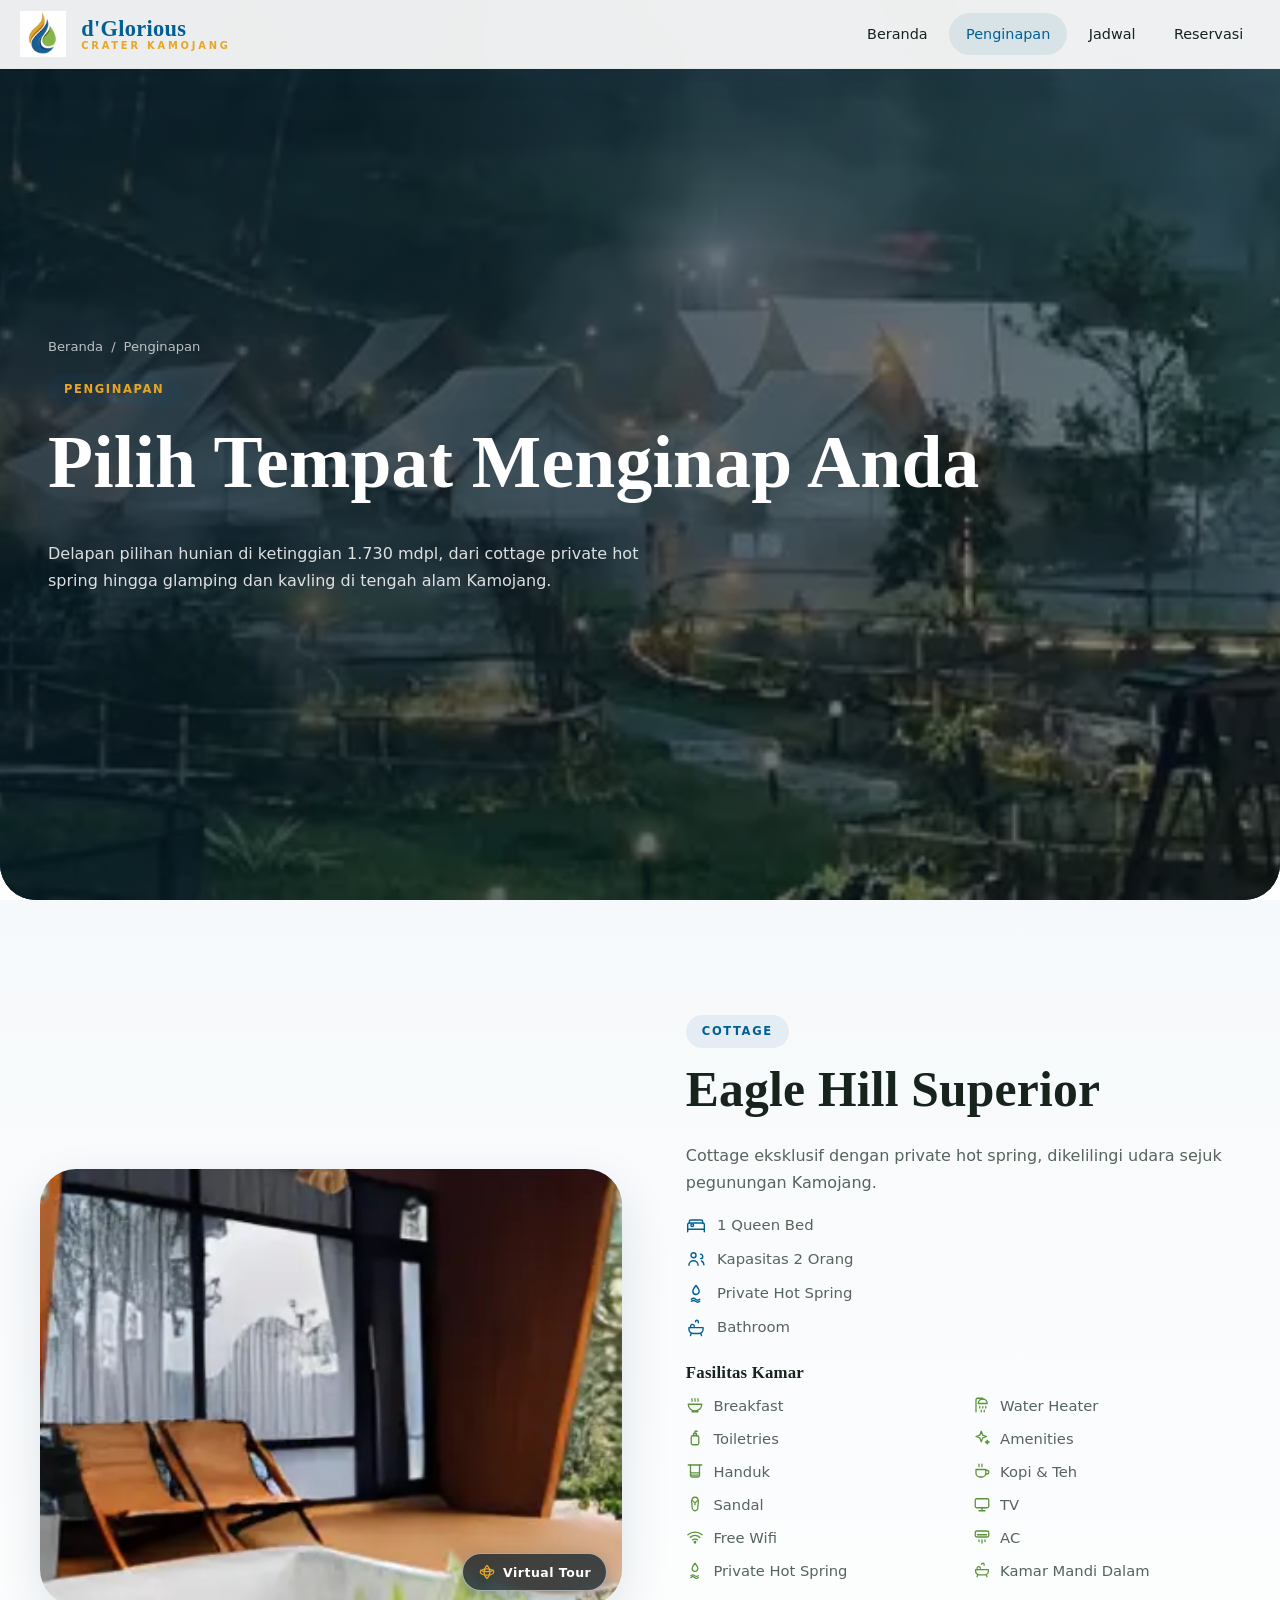
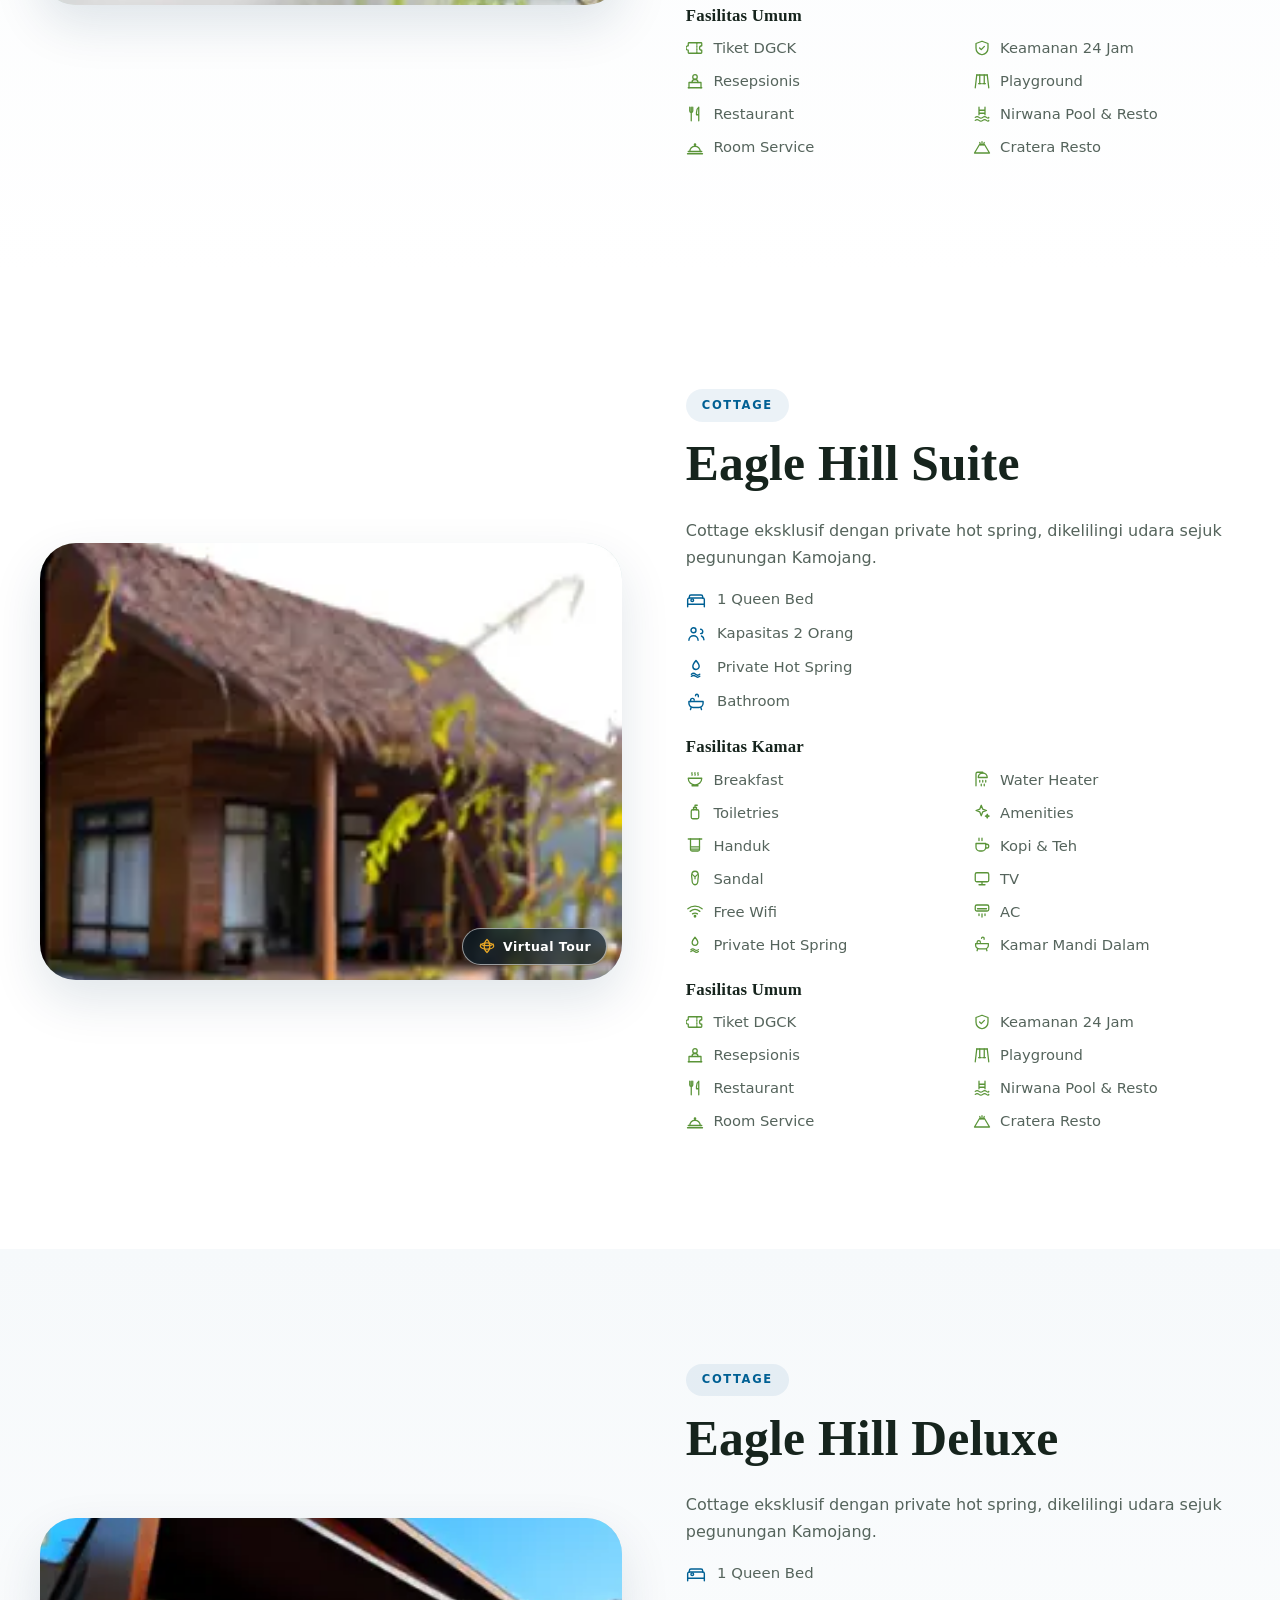
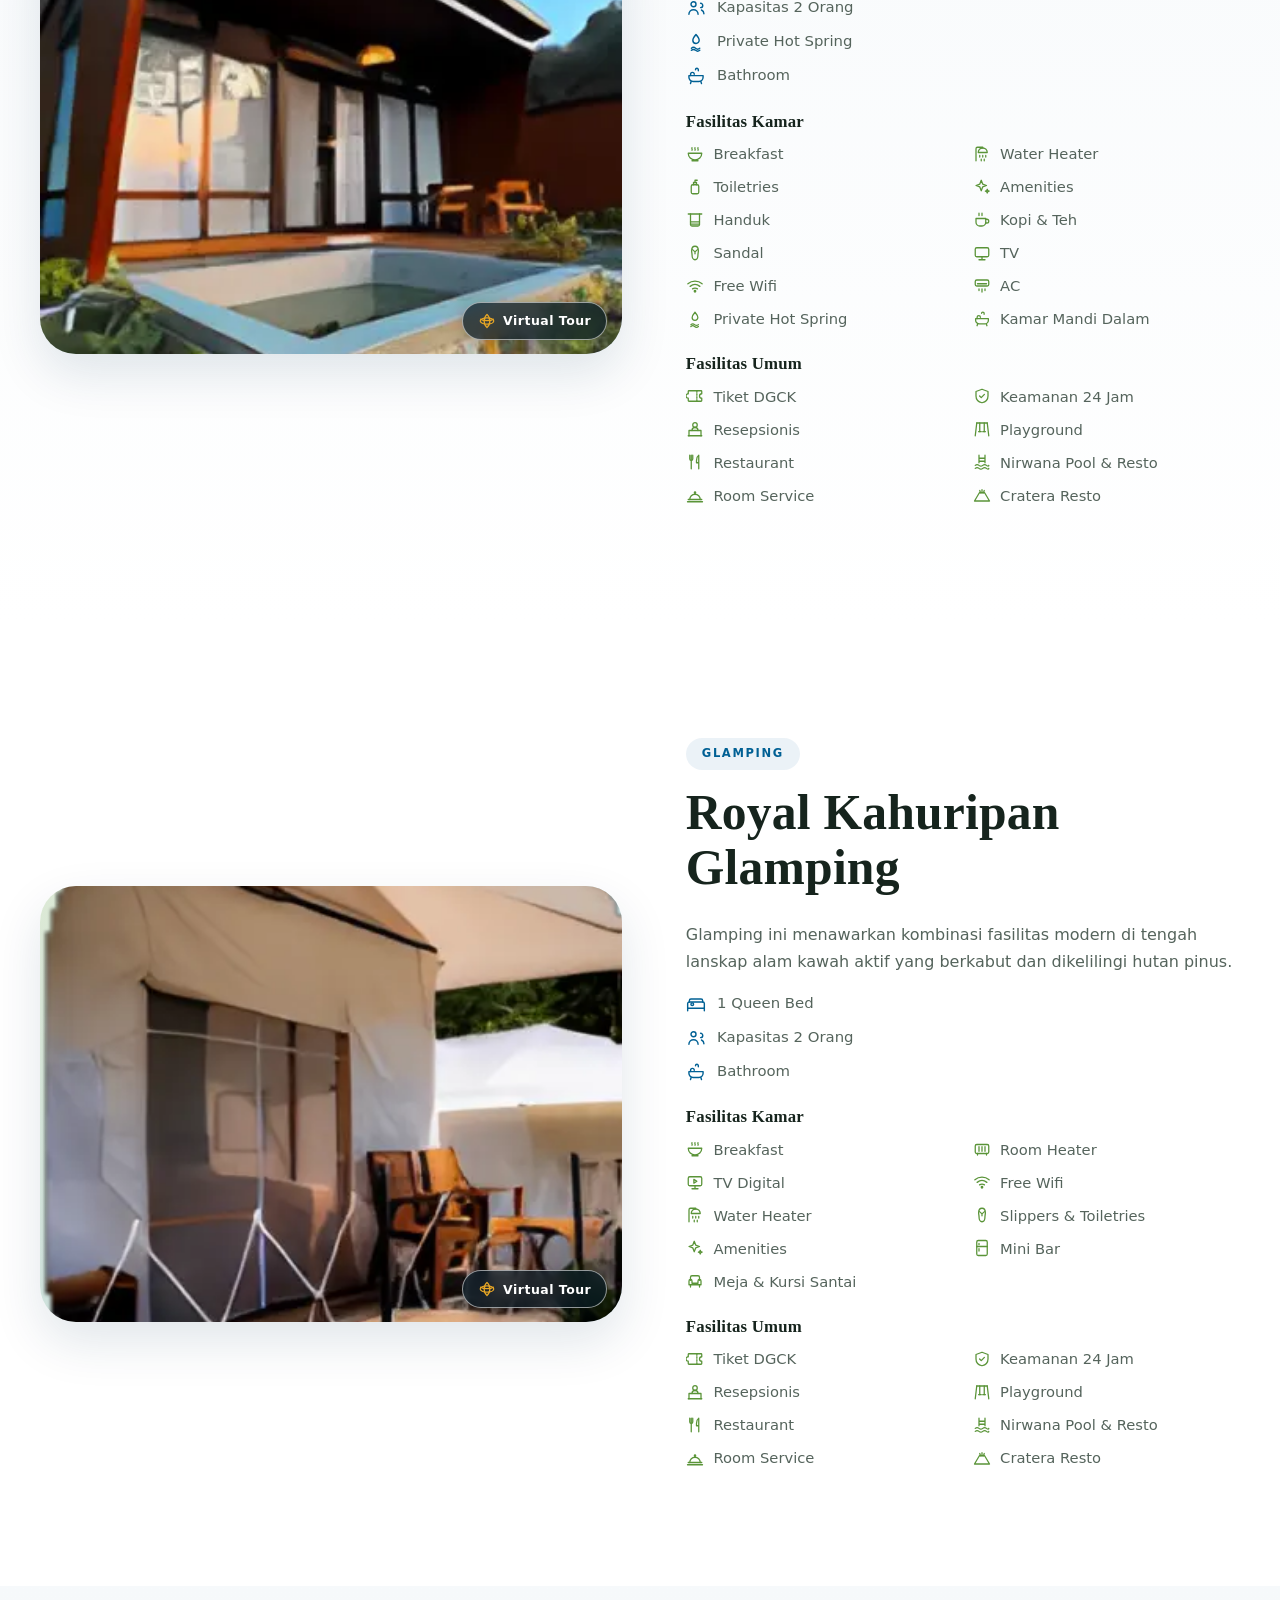
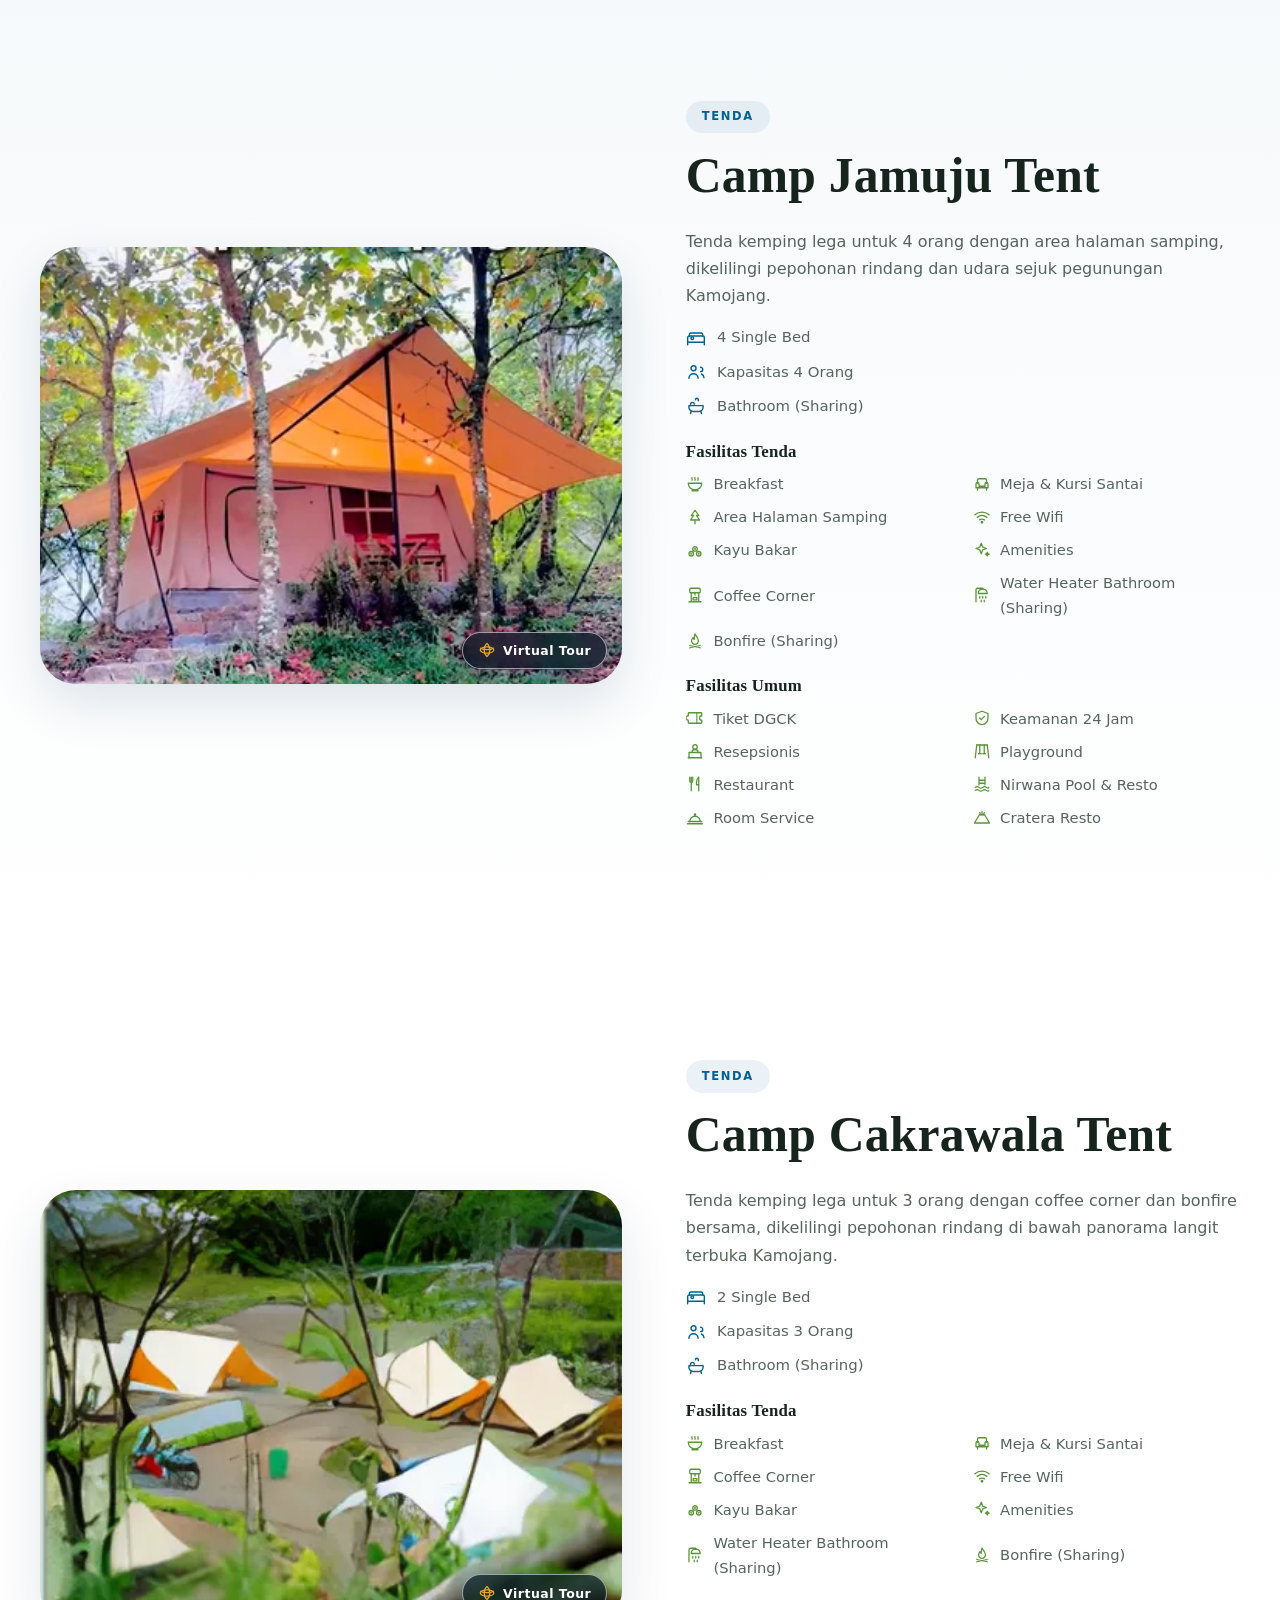
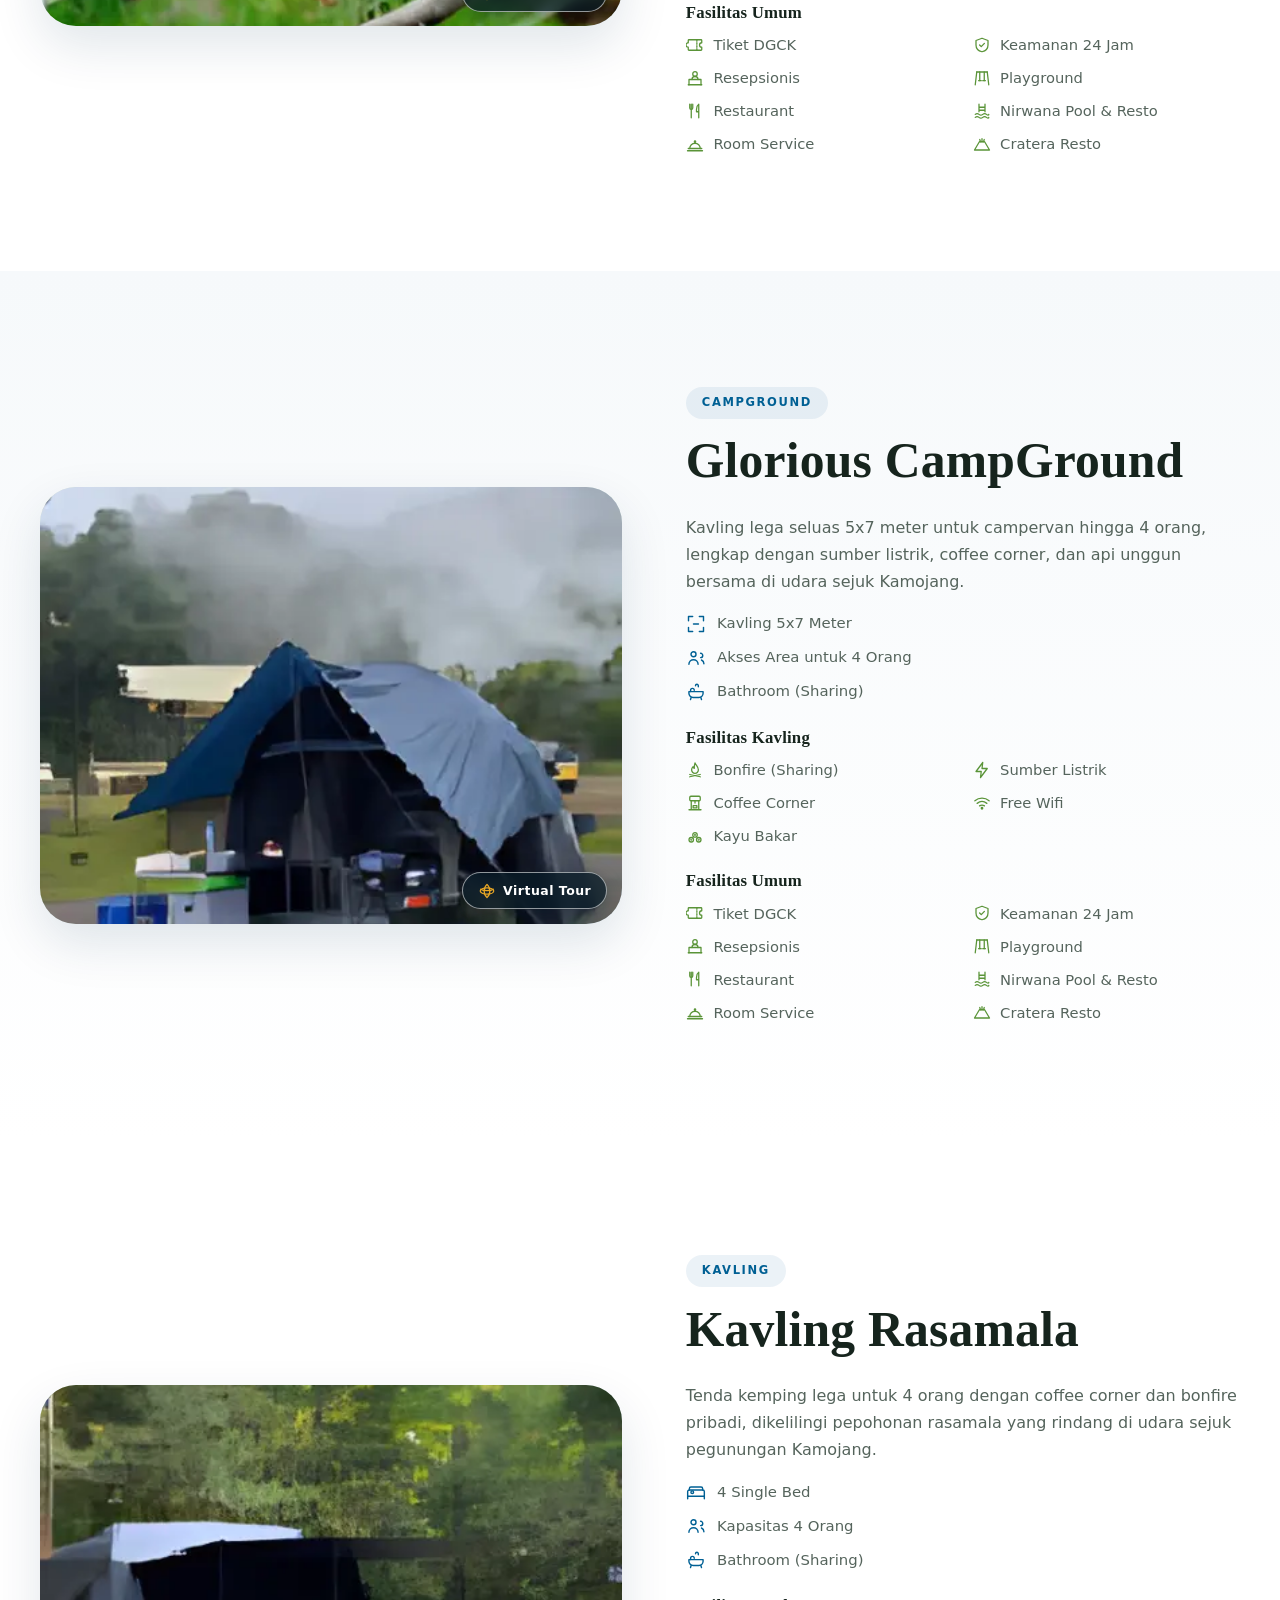
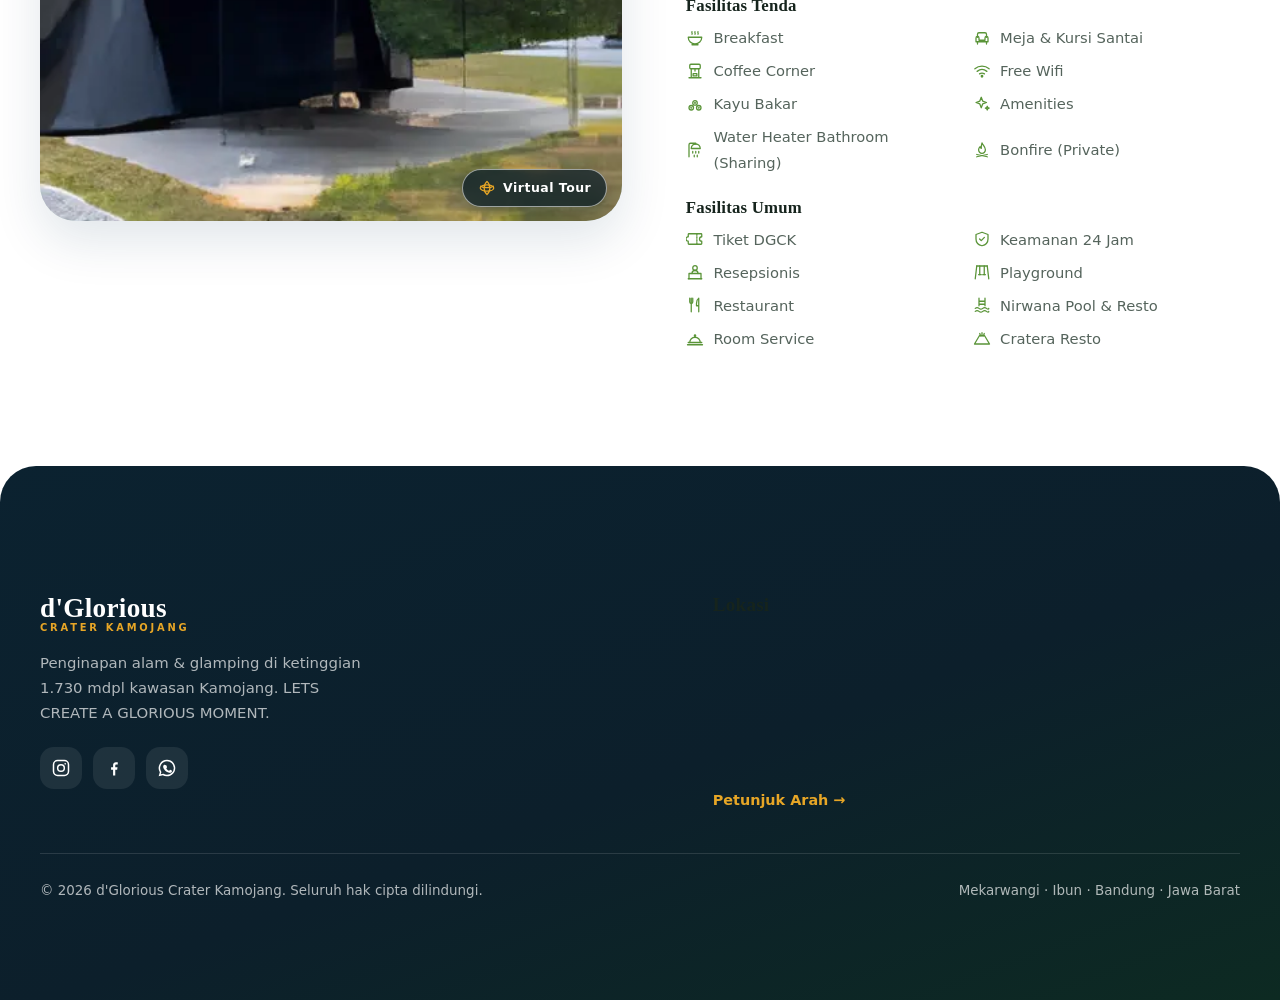
<file: akomodasi.html>
<!DOCTYPE html>
<html lang="id">
<head>
  <meta charset="UTF-8">
  <meta name="viewport" content="width=device-width, initial-scale=1.0">
  <title>Penginapan — d'Glorious Crater Kamojang</title>
  <meta name="description" content="Pilihan penginapan d'Glorious Crater Kamojang: Eagle Hill Superior, Eagle Hill Suite, Eagle Hill Deluxe, Royal Kahuripan Glamping, Camp Jamuju Tent, Camp Cakrawala Tent, Glorious CampGround, Kavling Rasamala.">
  <meta property="og:title" content="d'Glorious Crater Kamojang">
  <meta property="og:description" content="LETS CREATE A GLORIOUS MOMENT — menginap di tengah sejuknya alam Kamojang.">
  <meta property="og:type" content="website">
  <link rel="preconnect" href="https://fonts.googleapis.com">
  <link rel="preconnect" href="https://fonts.gstatic.com" crossorigin>
  <link href="https://fonts.googleapis.com/css2?family=Roboto&display=swap" rel="stylesheet">
  <link rel="stylesheet" href="assets/css/style.css">
  <link rel="icon" type="image/png" href="assets/img/favicon.png">
</head>
<body>
  <a class="skip-link" href="#main">Lewati ke konten</a>

  <!-- ================= HEADER ================= -->
  <header class="site-header is-static" id="siteHeader">
    <div class="container header__inner">
      <button class="nav-toggle" id="navToggle" type="button" aria-label="Buka menu" aria-expanded="false" aria-controls="primaryNav">
        <span class="nav-toggle__bar"></span>
        <span class="nav-toggle__bar"></span>
        <span class="nav-toggle__bar"></span>
      </button>

      <a class="brand" href="index.html" aria-label="d'Glorious Crater Kamojang">
        <img class="brand__logo" src="assets/img/logo.png" alt="d'Glorious Crater Kamojang">
        <span class="brand__wordmark">d'Glorious<span>Crater Kamojang</span></span>
      </a>

      <ul class="nav__list header__nav"><li><a href="index.html">Beranda</a></li><li><a href="akomodasi.html" class="is-active" aria-current="page">Penginapan</a></li><li><a href="jadwal.html">Jadwal</a></li><li><a href="reservasi.html">Reservasi</a></li></ul>
    </div>
  </header>

  <div class="navpanel-backdrop" id="navBackdrop" hidden></div>
  <nav class="navpanel" id="primaryNav" aria-label="Menu utama">
    <div class="navpanel__head">
      <span class="navpanel__title">Menu</span>
      <button class="navpanel__close" id="navClose" type="button" aria-label="Tutup menu">
        <svg viewBox="0 0 24 24" fill="none" stroke="currentColor" stroke-width="1.9" stroke-linecap="round" aria-hidden="true"><path d="M6 6l12 12M18 6L6 18"/></svg>
      </button>
    </div>
    <ul class="nav__list">
      <li><a href="index.html" aria-label="Beranda">
        <svg class="nav-icon" viewBox="0 0 24 24" fill="none" stroke="currentColor" stroke-width="1.8" stroke-linecap="round" stroke-linejoin="round" aria-hidden="true"><path d="M3 10.5 12 3l9 7.5"/><path d="M5 9.5V21h14V9.5"/><path d="M9 21v-6h6v6"/></svg>
        <span>Beranda</span>
      </a></li>
      <li><a href="akomodasi.html" aria-label="Penginapan">
        <svg class="nav-icon" viewBox="0 0 24 24" fill="none" stroke="currentColor" stroke-width="1.8" stroke-linecap="round" stroke-linejoin="round" aria-hidden="true"><rect x="3" y="3" width="7" height="7" rx="1.5"/><rect x="14" y="3" width="7" height="7" rx="1.5"/><rect x="3" y="14" width="7" height="7" rx="1.5"/><rect x="14" y="14" width="7" height="7" rx="1.5"/></svg>
        <span>Penginapan</span>
      </a></li>
      <li><a href="jadwal.html" aria-label="Jadwal">
        <svg class="nav-icon" viewBox="0 0 24 24" fill="none" stroke="currentColor" stroke-width="1.8" stroke-linecap="round" stroke-linejoin="round" aria-hidden="true"><rect x="3" y="5" width="18" height="16" rx="2"/><path d="M3 10h18"/><path d="M8 3v4M16 3v4"/><path d="M8 14h.01M12 14h.01M16 14h.01M8 18h.01M12 18h.01"/></svg>
        <span>Jadwal</span>
      </a></li>
      <li><a href="reservasi.html" aria-label="Reservasi">
        <svg class="nav-icon" viewBox="0 0 24 24" fill="none" stroke="currentColor" stroke-width="1.8" stroke-linecap="round" stroke-linejoin="round" aria-hidden="true"><rect x="3" y="5" width="18" height="16" rx="2"/><path d="M3 10h18"/><path d="M8 3v4M16 3v4"/><path d="m9.5 15.5 1.8 1.8 3.4-3.6"/></svg>
        <span>Reservasi</span>
      </a></li>
    </ul>
  </nav>

  
  <!-- Navigasi bawah (layar kecil) -->
  <nav class="bottombar" aria-label="Menu utama ponsel">
    <ul class="bottombar__list">
      <li><a href="index.html" aria-label="Beranda">
        <svg class="nav-icon" viewBox="0 0 24 24" fill="none" stroke="currentColor" stroke-width="1.8" stroke-linecap="round" stroke-linejoin="round" aria-hidden="true"><path d="M3 10.5 12 3l9 7.5"/><path d="M5 9.5V21h14V9.5"/><path d="M9 21v-6h6v6"/></svg>
        <span>Beranda</span>
      </a></li>
      <li><a href="akomodasi.html" aria-label="Penginapan">
        <svg class="nav-icon" viewBox="0 0 24 24" fill="none" stroke="currentColor" stroke-width="1.8" stroke-linecap="round" stroke-linejoin="round" aria-hidden="true"><rect x="3" y="3" width="7" height="7" rx="1.5"/><rect x="14" y="3" width="7" height="7" rx="1.5"/><rect x="3" y="14" width="7" height="7" rx="1.5"/><rect x="14" y="14" width="7" height="7" rx="1.5"/></svg>
        <span>Penginapan</span>
      </a></li>
      <li><a href="jadwal.html" aria-label="Jadwal">
        <svg class="nav-icon" viewBox="0 0 24 24" fill="none" stroke="currentColor" stroke-width="1.8" stroke-linecap="round" stroke-linejoin="round" aria-hidden="true"><rect x="3" y="5" width="18" height="16" rx="2"/><path d="M3 10h18"/><path d="M8 3v4M16 3v4"/><path d="M8 14h.01M12 14h.01M16 14h.01M8 18h.01M12 18h.01"/></svg>
        <span>Jadwal</span>
      </a></li>
      <li><a href="reservasi.html" aria-label="Reservasi">
        <svg class="nav-icon" viewBox="0 0 24 24" fill="none" stroke="currentColor" stroke-width="1.8" stroke-linecap="round" stroke-linejoin="round" aria-hidden="true"><rect x="3" y="5" width="18" height="16" rx="2"/><path d="M3 10h18"/><path d="M8 3v4M16 3v4"/><path d="m9.5 15.5 1.8 1.8 3.4-3.6"/></svg>
        <span>Reservasi</span>
      </a></li>
    </ul>
  </nav>

  <main id="main">
    <!-- ================= PAGE HERO ================= -->
    <section class="page-hero page-hero--media page-hero--full">
      <div class="page-hero__media"><img data-img="page-akomodasi" src="assets/img/Hero Akomodasi.webp" alt="Penginapan d'Glorious Crater Kamojang"></div>
      <div class="container">
        <nav class="breadcrumb" aria-label="Breadcrumb"><a href="index.html">Beranda</a><span>/</span><span>Penginapan</span></nav>
        <p class="eyebrow">Penginapan</p>
        <h1>Pilih Tempat Menginap Anda</h1>
        <p>Delapan pilihan hunian di ketinggian 1.730 mdpl, dari cottage private hot spring hingga glamping dan kavling di tengah alam Kamojang.</p>
      </div>
    </section>    <!-- ================= EAGLE HILL SUPERIOR ================= -->
    <section class="section section--cream" id="eagle-hill-superior">
      <div class="container">
        <div class="split">
          <div class="split__media" data-reveal>
            <div class="media ratio-4x3">
              <img src="assets/img/EHSuper.webp" alt="Eagle Hill Superior">
              <button class="pano360-btn" type="button" data-pano data-pano-set="villa" data-title="Eagle Hill Superior" aria-label="Buka virtual tour Eagle Hill Superior">
                <svg viewBox="0 0 24 24" fill="none" stroke="currentColor" stroke-width="1.7" stroke-linecap="round" stroke-linejoin="round" aria-hidden="true"><ellipse cx="12" cy="12" rx="9" ry="4.2"/><path d="M12 3.2c2.4 2.2 3.8 5.2 3.8 8.8s-1.4 6.6-3.8 8.8c-2.4-2.2-3.8-5.2-3.8-8.8S9.6 5.4 12 3.2z"/><path d="M3.6 9.6C5.2 10.8 8.4 11.5 12 11.5s6.8-.7 8.4-1.9"/></svg>
                <span>Virtual Tour</span>
              </button>
            </div>
          </div>
          <div class="split__body" data-reveal data-reveal-delay="1">
            <p class="eyebrow">Cottage</p>
            <h2>Eagle Hill Superior</h2>
            <p>Cottage eksklusif dengan private hot spring, dikelilingi udara sejuk pegunungan Kamojang.</p>
<ul class="room-facilities"><li><svg viewBox="0 0 24 24" fill="none" stroke="currentColor" stroke-width="1.7" stroke-linecap="round" stroke-linejoin="round"><path d="M2 17v-5.5a2 2 0 0 1 2-2h16a2 2 0 0 1 2 2V17"/><path d="M2 17h20"/><path d="M2 20v-3M22 20v-3"/><circle cx="7.5" cy="12.2" r="1.6"/><path d="M4 9.5V8a2 2 0 0 1 2-2h12a2 2 0 0 1 2 2v1.5"/></svg><span>1 Queen Bed</span></li><li><svg viewBox="0 0 24 24" fill="none" stroke="currentColor" stroke-width="1.7" stroke-linecap="round" stroke-linejoin="round"><circle cx="9" cy="7.5" r="3"/><path d="M3.5 19.5c0-3.2 2.5-5.5 5.5-5.5s5.5 2.3 5.5 5.5"/><path d="M17.5 11.5a2.6 2.6 0 1 0 0-5.2"/><path d="M18.6 14.4c1.7.8 2.9 2.5 2.9 4.6"/></svg><span>Kapasitas 2 Orang</span></li><li><svg viewBox="0 0 24 24" fill="none" stroke="currentColor" stroke-width="1.7" stroke-linecap="round" stroke-linejoin="round"><path d="M12 3c2.2 2.6 3.8 4.6 3.8 7a3.8 3.8 0 0 1-7.6 0c0-2.4 1.6-4.4 3.8-7z"/><path d="M6.5 19.5c1.6-1.4 3.4-1.4 5 0s3.4 1.4 5 0"/><path d="M6.5 22c1.6-1.4 3.4-1.4 5 0s3.4 1.4 5 0"/></svg><span>Private Hot Spring</span></li><li><svg viewBox="0 0 24 24" fill="none" stroke="currentColor" stroke-width="1.7" stroke-linecap="round" stroke-linejoin="round"><path d="M3.5 11.5h17v2a5 5 0 0 1-5 5h-7a5 5 0 0 1-5-5z"/><path d="M5.5 11.5v-1.7a2.2 2.2 0 0 1 4.4 0"/><path d="M6.2 18.6 5.4 21M17.8 18.6l.8 2.4"/><path d="M14.8 5.8V4.4a1.7 1.7 0 1 0-3.4 0"/></svg><span>Bathroom</span></li></ul>
            <div class="room-amenities mt-2">
              <h3 class="room-amenities__title">Fasilitas Kamar</h3>
<ul class="room-amenities__list"><li><svg viewBox="0 0 24 24" fill="none" stroke="currentColor" stroke-width="1.7" stroke-linecap="round" stroke-linejoin="round"><path d="M3 11h18a9 9 0 0 1-18 0z"/><path d="M8 21h8"/><path d="M8 3.5c-1 1 1 2 0 3.5M12 3.5c-1 1 1 2 0 3.5M16 3.5c-1 1 1 2 0 3.5"/></svg><span>Breakfast</span></li><li><svg viewBox="0 0 24 24" fill="none" stroke="currentColor" stroke-width="1.7" stroke-linecap="round" stroke-linejoin="round"><path d="M13 4V3H6a2 2 0 0 0-2 2v16"/><path d="M7 10a6 6 0 0 1 12 0z"/><path d="M9 14v2M13 14v2M17 14v2M11 19v2M15 19v2"/></svg><span>Water Heater</span></li><li><svg viewBox="0 0 24 24" fill="none" stroke="currentColor" stroke-width="1.7" stroke-linecap="round" stroke-linejoin="round"><rect x="7" y="9" width="10" height="12" rx="2"/><path d="M10 9V6h4v3"/><path d="M12 6V3h3"/></svg><span>Toiletries</span></li><li><svg viewBox="0 0 24 24" fill="none" stroke="currentColor" stroke-width="1.7" stroke-linecap="round" stroke-linejoin="round"><path d="M11 3l1.9 5.1L18 10l-5.1 1.9L11 17l-1.9-5.1L4 10l5.1-1.9z"/><path d="M19 15l.7 1.8 1.8.7-1.8.7L19 20l-.7-1.8-1.8-.7 1.8-.7z"/></svg><span>Amenities</span></li><li><svg viewBox="0 0 24 24" fill="none" stroke="currentColor" stroke-width="1.7" stroke-linecap="round" stroke-linejoin="round"><path d="M3 4h18"/><path d="M6 4v14a2 2 0 0 0 2 2h8a2 2 0 0 0 2-2V4"/><path d="M6 14.5h12M6 17.5h12"/></svg><span>Handuk</span></li><li><svg viewBox="0 0 24 24" fill="none" stroke="currentColor" stroke-width="1.7" stroke-linecap="round" stroke-linejoin="round"><path d="M4 10h13v5a5 5 0 0 1-5 5H9a5 5 0 0 1-5-5z"/><path d="M17 11h1.5a2.5 2.5 0 0 1 0 5H17"/><path d="M8 3v3M12 3v3"/></svg><span>Kopi &amp; Teh</span></li><li><svg viewBox="0 0 24 24" fill="none" stroke="currentColor" stroke-width="1.7" stroke-linecap="round" stroke-linejoin="round"><path d="M12 3c2.8 0 4.5 2.6 4.5 6 0 2.2-.6 3.6-.6 6 0 3.2-1.6 6-3.9 6s-3.9-2.8-3.9-6c0-2.4-.6-3.8-.6-6 0-3.4 1.7-6 4.5-6z"/><path d="M12 13v-2.5M8.7 7.5 12 10.5l3.3-3"/></svg><span>Sandal</span></li><li><svg viewBox="0 0 24 24" fill="none" stroke="currentColor" stroke-width="1.7" stroke-linecap="round" stroke-linejoin="round"><rect x="3" y="5" width="18" height="12" rx="2"/><path d="M8 21h8M12 17v4"/></svg><span>TV</span></li><li><svg viewBox="0 0 24 24" fill="none" stroke="currentColor" stroke-width="1.7" stroke-linecap="round" stroke-linejoin="round"><path d="M2.5 9a15 15 0 0 1 19 0"/><path d="M5.5 12.5a10.5 10.5 0 0 1 13 0"/><path d="M8.7 15.8a6 6 0 0 1 6.6 0"/><circle cx="12" cy="19" r="1" fill="currentColor"/></svg><span>Free Wifi</span></li><li><svg viewBox="0 0 24 24" fill="none" stroke="currentColor" stroke-width="1.7" stroke-linecap="round" stroke-linejoin="round"><rect x="3" y="4" width="18" height="8" rx="2"/><path d="M6 9h12"/><path d="M8 16v2M12 16v4M16 16v2"/></svg><span>AC</span></li><li><svg viewBox="0 0 24 24" fill="none" stroke="currentColor" stroke-width="1.7" stroke-linecap="round" stroke-linejoin="round"><path d="M12 3c2.2 2.6 3.8 4.6 3.8 7a3.8 3.8 0 0 1-7.6 0c0-2.4 1.6-4.4 3.8-7z"/><path d="M6.5 19.5c1.6-1.4 3.4-1.4 5 0s3.4 1.4 5 0"/><path d="M6.5 22c1.6-1.4 3.4-1.4 5 0s3.4 1.4 5 0"/></svg><span>Private Hot Spring</span></li><li><svg viewBox="0 0 24 24" fill="none" stroke="currentColor" stroke-width="1.7" stroke-linecap="round" stroke-linejoin="round"><path d="M3.5 11.5h17v2a5 5 0 0 1-5 5h-7a5 5 0 0 1-5-5z"/><path d="M5.5 11.5v-1.7a2.2 2.2 0 0 1 4.4 0"/><path d="M6.2 18.6 5.4 21M17.8 18.6l.8 2.4"/><path d="M14.8 5.8V4.4a1.7 1.7 0 1 0-3.4 0"/></svg><span>Kamar Mandi Dalam</span></li></ul>
            </div>
            <div class="general-facilities mt-2">
              <h3 class="room-amenities__title">Fasilitas Umum</h3>
<ul class="room-amenities__list"><li><svg viewBox="0 0 24 24" fill="none" stroke="currentColor" stroke-width="1.7" stroke-linecap="round" stroke-linejoin="round"><path d="M3 9a2 2 0 0 0 0 6v3a1 1 0 0 0 1 1h16a1 1 0 0 0 1-1v-3a2 2 0 0 1 0-6V6a1 1 0 0 0-1-1H4a1 1 0 0 0-1 1z"/><path d="M14.5 5v14" stroke-dasharray="2 2"/></svg><span>Tiket DGCK</span></li><li><svg viewBox="0 0 24 24" fill="none" stroke="currentColor" stroke-width="1.7" stroke-linecap="round" stroke-linejoin="round"><path d="M12 3l8 3v6c0 4.5-3.2 8-8 9-4.8-1-8-4.5-8-9V6z"/><path d="m8.8 12 2.2 2.2 4.2-4.4"/></svg><span>Keamanan 24 Jam</span></li><li><svg viewBox="0 0 24 24" fill="none" stroke="currentColor" stroke-width="1.7" stroke-linecap="round" stroke-linejoin="round"><circle cx="12" cy="6.5" r="3"/><path d="M8 14a4 4 0 0 1 8 0"/><path d="M4 21v-7h16v7"/><path d="M3 21h18"/></svg><span>Resepsionis</span></li><li><svg viewBox="0 0 24 24" fill="none" stroke="currentColor" stroke-width="1.7" stroke-linecap="round" stroke-linejoin="round"><path d="M5 4h14"/><path d="M5 4 3 21M19 4l2 17"/><path d="M9 4v11.5M15 4v11.5"/><path d="M7.5 15.5H11M13 15.5h3.5"/></svg><span>Playground</span></li><li><svg viewBox="0 0 24 24" fill="none" stroke="currentColor" stroke-width="1.7" stroke-linecap="round" stroke-linejoin="round"><path d="M7 3v8M5 3v5a2 2 0 0 0 4 0V3M7 11v10"/><path d="M17 21V3c-2.2 1.5-3 4-3 7v3h3"/></svg><span>Restaurant</span></li><li><svg viewBox="0 0 24 24" fill="none" stroke="currentColor" stroke-width="1.7" stroke-linecap="round" stroke-linejoin="round"><path d="M8 3v10M16 3v10M8 7h8M8 11h8"/><path d="M3 16.5c1.6-1.4 3.4-1.4 5 0s3.4 1.4 5 0 3.4-1.4 5 0 3.4 1.4 3 0"/><path d="M3 20.5c1.6-1.4 3.4-1.4 5 0s3.4 1.4 5 0 3.4-1.4 5 0 3.4 1.4 3 0"/></svg><span>Nirwana Pool &amp; Resto</span></li><li><svg viewBox="0 0 24 24" fill="none" stroke="currentColor" stroke-width="1.7" stroke-linecap="round" stroke-linejoin="round"><path d="M3 18h18"/><path d="M5 18a7 7 0 0 1 14 0"/><path d="M12 11V9.5"/><circle cx="12" cy="8.7" r=".9"/><path d="M2 21h20"/></svg><span>Room Service</span></li><li><svg viewBox="0 0 24 24" fill="none" stroke="currentColor" stroke-width="1.7" stroke-linecap="round" stroke-linejoin="round"><path d="M2 20 8.5 9h7L22 20z"/><path d="M10 9 9 6M12 9V5M14 9l1-3"/></svg><span>Cratera Resto</span></li></ul>
            </div>

          </div>
        </div>
      </div>
    </section>

    <!-- ================= EAGLE HILL SUITE ================= -->
    <section class="section" id="eagle-hill-suite">
      <div class="container">
        <div class="split">
          <div class="split__media" data-reveal>
            <div class="media ratio-4x3">
              <img src="assets/img/EHSuite.webp" alt="Eagle Hill Suite">
              <button class="pano360-btn" type="button" data-pano data-pano-set="villa" data-title="Eagle Hill Suite" aria-label="Buka virtual tour Eagle Hill Suite">
                <svg viewBox="0 0 24 24" fill="none" stroke="currentColor" stroke-width="1.7" stroke-linecap="round" stroke-linejoin="round" aria-hidden="true"><ellipse cx="12" cy="12" rx="9" ry="4.2"/><path d="M12 3.2c2.4 2.2 3.8 5.2 3.8 8.8s-1.4 6.6-3.8 8.8c-2.4-2.2-3.8-5.2-3.8-8.8S9.6 5.4 12 3.2z"/><path d="M3.6 9.6C5.2 10.8 8.4 11.5 12 11.5s6.8-.7 8.4-1.9"/></svg>
                <span>Virtual Tour</span>
              </button>
            </div>
          </div>
          <div class="split__body" data-reveal data-reveal-delay="1">
            <p class="eyebrow">Cottage</p>
            <h2>Eagle Hill Suite</h2>
            <p>Cottage eksklusif dengan private hot spring, dikelilingi udara sejuk pegunungan Kamojang.</p>
<ul class="room-facilities"><li><svg viewBox="0 0 24 24" fill="none" stroke="currentColor" stroke-width="1.7" stroke-linecap="round" stroke-linejoin="round"><path d="M2 17v-5.5a2 2 0 0 1 2-2h16a2 2 0 0 1 2 2V17"/><path d="M2 17h20"/><path d="M2 20v-3M22 20v-3"/><circle cx="7.5" cy="12.2" r="1.6"/><path d="M4 9.5V8a2 2 0 0 1 2-2h12a2 2 0 0 1 2 2v1.5"/></svg><span>1 Queen Bed</span></li><li><svg viewBox="0 0 24 24" fill="none" stroke="currentColor" stroke-width="1.7" stroke-linecap="round" stroke-linejoin="round"><circle cx="9" cy="7.5" r="3"/><path d="M3.5 19.5c0-3.2 2.5-5.5 5.5-5.5s5.5 2.3 5.5 5.5"/><path d="M17.5 11.5a2.6 2.6 0 1 0 0-5.2"/><path d="M18.6 14.4c1.7.8 2.9 2.5 2.9 4.6"/></svg><span>Kapasitas 2 Orang</span></li><li><svg viewBox="0 0 24 24" fill="none" stroke="currentColor" stroke-width="1.7" stroke-linecap="round" stroke-linejoin="round"><path d="M12 3c2.2 2.6 3.8 4.6 3.8 7a3.8 3.8 0 0 1-7.6 0c0-2.4 1.6-4.4 3.8-7z"/><path d="M6.5 19.5c1.6-1.4 3.4-1.4 5 0s3.4 1.4 5 0"/><path d="M6.5 22c1.6-1.4 3.4-1.4 5 0s3.4 1.4 5 0"/></svg><span>Private Hot Spring</span></li><li><svg viewBox="0 0 24 24" fill="none" stroke="currentColor" stroke-width="1.7" stroke-linecap="round" stroke-linejoin="round"><path d="M3.5 11.5h17v2a5 5 0 0 1-5 5h-7a5 5 0 0 1-5-5z"/><path d="M5.5 11.5v-1.7a2.2 2.2 0 0 1 4.4 0"/><path d="M6.2 18.6 5.4 21M17.8 18.6l.8 2.4"/><path d="M14.8 5.8V4.4a1.7 1.7 0 1 0-3.4 0"/></svg><span>Bathroom</span></li></ul>
            <div class="room-amenities mt-2">
              <h3 class="room-amenities__title">Fasilitas Kamar</h3>
<ul class="room-amenities__list"><li><svg viewBox="0 0 24 24" fill="none" stroke="currentColor" stroke-width="1.7" stroke-linecap="round" stroke-linejoin="round"><path d="M3 11h18a9 9 0 0 1-18 0z"/><path d="M8 21h8"/><path d="M8 3.5c-1 1 1 2 0 3.5M12 3.5c-1 1 1 2 0 3.5M16 3.5c-1 1 1 2 0 3.5"/></svg><span>Breakfast</span></li><li><svg viewBox="0 0 24 24" fill="none" stroke="currentColor" stroke-width="1.7" stroke-linecap="round" stroke-linejoin="round"><path d="M13 4V3H6a2 2 0 0 0-2 2v16"/><path d="M7 10a6 6 0 0 1 12 0z"/><path d="M9 14v2M13 14v2M17 14v2M11 19v2M15 19v2"/></svg><span>Water Heater</span></li><li><svg viewBox="0 0 24 24" fill="none" stroke="currentColor" stroke-width="1.7" stroke-linecap="round" stroke-linejoin="round"><rect x="7" y="9" width="10" height="12" rx="2"/><path d="M10 9V6h4v3"/><path d="M12 6V3h3"/></svg><span>Toiletries</span></li><li><svg viewBox="0 0 24 24" fill="none" stroke="currentColor" stroke-width="1.7" stroke-linecap="round" stroke-linejoin="round"><path d="M11 3l1.9 5.1L18 10l-5.1 1.9L11 17l-1.9-5.1L4 10l5.1-1.9z"/><path d="M19 15l.7 1.8 1.8.7-1.8.7L19 20l-.7-1.8-1.8-.7 1.8-.7z"/></svg><span>Amenities</span></li><li><svg viewBox="0 0 24 24" fill="none" stroke="currentColor" stroke-width="1.7" stroke-linecap="round" stroke-linejoin="round"><path d="M3 4h18"/><path d="M6 4v14a2 2 0 0 0 2 2h8a2 2 0 0 0 2-2V4"/><path d="M6 14.5h12M6 17.5h12"/></svg><span>Handuk</span></li><li><svg viewBox="0 0 24 24" fill="none" stroke="currentColor" stroke-width="1.7" stroke-linecap="round" stroke-linejoin="round"><path d="M4 10h13v5a5 5 0 0 1-5 5H9a5 5 0 0 1-5-5z"/><path d="M17 11h1.5a2.5 2.5 0 0 1 0 5H17"/><path d="M8 3v3M12 3v3"/></svg><span>Kopi &amp; Teh</span></li><li><svg viewBox="0 0 24 24" fill="none" stroke="currentColor" stroke-width="1.7" stroke-linecap="round" stroke-linejoin="round"><path d="M12 3c2.8 0 4.5 2.6 4.5 6 0 2.2-.6 3.6-.6 6 0 3.2-1.6 6-3.9 6s-3.9-2.8-3.9-6c0-2.4-.6-3.8-.6-6 0-3.4 1.7-6 4.5-6z"/><path d="M12 13v-2.5M8.7 7.5 12 10.5l3.3-3"/></svg><span>Sandal</span></li><li><svg viewBox="0 0 24 24" fill="none" stroke="currentColor" stroke-width="1.7" stroke-linecap="round" stroke-linejoin="round"><rect x="3" y="5" width="18" height="12" rx="2"/><path d="M8 21h8M12 17v4"/></svg><span>TV</span></li><li><svg viewBox="0 0 24 24" fill="none" stroke="currentColor" stroke-width="1.7" stroke-linecap="round" stroke-linejoin="round"><path d="M2.5 9a15 15 0 0 1 19 0"/><path d="M5.5 12.5a10.5 10.5 0 0 1 13 0"/><path d="M8.7 15.8a6 6 0 0 1 6.6 0"/><circle cx="12" cy="19" r="1" fill="currentColor"/></svg><span>Free Wifi</span></li><li><svg viewBox="0 0 24 24" fill="none" stroke="currentColor" stroke-width="1.7" stroke-linecap="round" stroke-linejoin="round"><rect x="3" y="4" width="18" height="8" rx="2"/><path d="M6 9h12"/><path d="M8 16v2M12 16v4M16 16v2"/></svg><span>AC</span></li><li><svg viewBox="0 0 24 24" fill="none" stroke="currentColor" stroke-width="1.7" stroke-linecap="round" stroke-linejoin="round"><path d="M12 3c2.2 2.6 3.8 4.6 3.8 7a3.8 3.8 0 0 1-7.6 0c0-2.4 1.6-4.4 3.8-7z"/><path d="M6.5 19.5c1.6-1.4 3.4-1.4 5 0s3.4 1.4 5 0"/><path d="M6.5 22c1.6-1.4 3.4-1.4 5 0s3.4 1.4 5 0"/></svg><span>Private Hot Spring</span></li><li><svg viewBox="0 0 24 24" fill="none" stroke="currentColor" stroke-width="1.7" stroke-linecap="round" stroke-linejoin="round"><path d="M3.5 11.5h17v2a5 5 0 0 1-5 5h-7a5 5 0 0 1-5-5z"/><path d="M5.5 11.5v-1.7a2.2 2.2 0 0 1 4.4 0"/><path d="M6.2 18.6 5.4 21M17.8 18.6l.8 2.4"/><path d="M14.8 5.8V4.4a1.7 1.7 0 1 0-3.4 0"/></svg><span>Kamar Mandi Dalam</span></li></ul>
            </div>
            <div class="general-facilities mt-2">
              <h3 class="room-amenities__title">Fasilitas Umum</h3>
<ul class="room-amenities__list"><li><svg viewBox="0 0 24 24" fill="none" stroke="currentColor" stroke-width="1.7" stroke-linecap="round" stroke-linejoin="round"><path d="M3 9a2 2 0 0 0 0 6v3a1 1 0 0 0 1 1h16a1 1 0 0 0 1-1v-3a2 2 0 0 1 0-6V6a1 1 0 0 0-1-1H4a1 1 0 0 0-1 1z"/><path d="M14.5 5v14" stroke-dasharray="2 2"/></svg><span>Tiket DGCK</span></li><li><svg viewBox="0 0 24 24" fill="none" stroke="currentColor" stroke-width="1.7" stroke-linecap="round" stroke-linejoin="round"><path d="M12 3l8 3v6c0 4.5-3.2 8-8 9-4.8-1-8-4.5-8-9V6z"/><path d="m8.8 12 2.2 2.2 4.2-4.4"/></svg><span>Keamanan 24 Jam</span></li><li><svg viewBox="0 0 24 24" fill="none" stroke="currentColor" stroke-width="1.7" stroke-linecap="round" stroke-linejoin="round"><circle cx="12" cy="6.5" r="3"/><path d="M8 14a4 4 0 0 1 8 0"/><path d="M4 21v-7h16v7"/><path d="M3 21h18"/></svg><span>Resepsionis</span></li><li><svg viewBox="0 0 24 24" fill="none" stroke="currentColor" stroke-width="1.7" stroke-linecap="round" stroke-linejoin="round"><path d="M5 4h14"/><path d="M5 4 3 21M19 4l2 17"/><path d="M9 4v11.5M15 4v11.5"/><path d="M7.5 15.5H11M13 15.5h3.5"/></svg><span>Playground</span></li><li><svg viewBox="0 0 24 24" fill="none" stroke="currentColor" stroke-width="1.7" stroke-linecap="round" stroke-linejoin="round"><path d="M7 3v8M5 3v5a2 2 0 0 0 4 0V3M7 11v10"/><path d="M17 21V3c-2.2 1.5-3 4-3 7v3h3"/></svg><span>Restaurant</span></li><li><svg viewBox="0 0 24 24" fill="none" stroke="currentColor" stroke-width="1.7" stroke-linecap="round" stroke-linejoin="round"><path d="M8 3v10M16 3v10M8 7h8M8 11h8"/><path d="M3 16.5c1.6-1.4 3.4-1.4 5 0s3.4 1.4 5 0 3.4-1.4 5 0 3.4 1.4 3 0"/><path d="M3 20.5c1.6-1.4 3.4-1.4 5 0s3.4 1.4 5 0 3.4-1.4 5 0 3.4 1.4 3 0"/></svg><span>Nirwana Pool &amp; Resto</span></li><li><svg viewBox="0 0 24 24" fill="none" stroke="currentColor" stroke-width="1.7" stroke-linecap="round" stroke-linejoin="round"><path d="M3 18h18"/><path d="M5 18a7 7 0 0 1 14 0"/><path d="M12 11V9.5"/><circle cx="12" cy="8.7" r=".9"/><path d="M2 21h20"/></svg><span>Room Service</span></li><li><svg viewBox="0 0 24 24" fill="none" stroke="currentColor" stroke-width="1.7" stroke-linecap="round" stroke-linejoin="round"><path d="M2 20 8.5 9h7L22 20z"/><path d="M10 9 9 6M12 9V5M14 9l1-3"/></svg><span>Cratera Resto</span></li></ul>
            </div>

          </div>
        </div>
      </div>
    </section>

    <!-- ================= EAGLE HILL DELUXE ================= -->
    <section class="section section--cream" id="eagle-hill-deluxe">
      <div class="container">
        <div class="split">
          <div class="split__media" data-reveal>
            <div class="media ratio-4x3">
              <img src="assets/img/EHDeluxe.webp" alt="Eagle Hill Deluxe">
              <button class="pano360-btn" type="button" data-pano data-pano-set="villa" data-title="Eagle Hill Deluxe" aria-label="Buka virtual tour Eagle Hill Deluxe">
                <svg viewBox="0 0 24 24" fill="none" stroke="currentColor" stroke-width="1.7" stroke-linecap="round" stroke-linejoin="round" aria-hidden="true"><ellipse cx="12" cy="12" rx="9" ry="4.2"/><path d="M12 3.2c2.4 2.2 3.8 5.2 3.8 8.8s-1.4 6.6-3.8 8.8c-2.4-2.2-3.8-5.2-3.8-8.8S9.6 5.4 12 3.2z"/><path d="M3.6 9.6C5.2 10.8 8.4 11.5 12 11.5s6.8-.7 8.4-1.9"/></svg>
                <span>Virtual Tour</span>
              </button>
            </div>
          </div>
          <div class="split__body" data-reveal data-reveal-delay="1">
            <p class="eyebrow">Cottage</p>
            <h2>Eagle Hill Deluxe</h2>
            <p>Cottage eksklusif dengan private hot spring, dikelilingi udara sejuk pegunungan Kamojang.</p>
<ul class="room-facilities"><li><svg viewBox="0 0 24 24" fill="none" stroke="currentColor" stroke-width="1.7" stroke-linecap="round" stroke-linejoin="round"><path d="M2 17v-5.5a2 2 0 0 1 2-2h16a2 2 0 0 1 2 2V17"/><path d="M2 17h20"/><path d="M2 20v-3M22 20v-3"/><circle cx="7.5" cy="12.2" r="1.6"/><path d="M4 9.5V8a2 2 0 0 1 2-2h12a2 2 0 0 1 2 2v1.5"/></svg><span>1 Queen Bed</span></li><li><svg viewBox="0 0 24 24" fill="none" stroke="currentColor" stroke-width="1.7" stroke-linecap="round" stroke-linejoin="round"><circle cx="9" cy="7.5" r="3"/><path d="M3.5 19.5c0-3.2 2.5-5.5 5.5-5.5s5.5 2.3 5.5 5.5"/><path d="M17.5 11.5a2.6 2.6 0 1 0 0-5.2"/><path d="M18.6 14.4c1.7.8 2.9 2.5 2.9 4.6"/></svg><span>Kapasitas 2 Orang</span></li><li><svg viewBox="0 0 24 24" fill="none" stroke="currentColor" stroke-width="1.7" stroke-linecap="round" stroke-linejoin="round"><path d="M12 3c2.2 2.6 3.8 4.6 3.8 7a3.8 3.8 0 0 1-7.6 0c0-2.4 1.6-4.4 3.8-7z"/><path d="M6.5 19.5c1.6-1.4 3.4-1.4 5 0s3.4 1.4 5 0"/><path d="M6.5 22c1.6-1.4 3.4-1.4 5 0s3.4 1.4 5 0"/></svg><span>Private Hot Spring</span></li><li><svg viewBox="0 0 24 24" fill="none" stroke="currentColor" stroke-width="1.7" stroke-linecap="round" stroke-linejoin="round"><path d="M3.5 11.5h17v2a5 5 0 0 1-5 5h-7a5 5 0 0 1-5-5z"/><path d="M5.5 11.5v-1.7a2.2 2.2 0 0 1 4.4 0"/><path d="M6.2 18.6 5.4 21M17.8 18.6l.8 2.4"/><path d="M14.8 5.8V4.4a1.7 1.7 0 1 0-3.4 0"/></svg><span>Bathroom</span></li></ul>
            <div class="room-amenities mt-2">
              <h3 class="room-amenities__title">Fasilitas Kamar</h3>
<ul class="room-amenities__list"><li><svg viewBox="0 0 24 24" fill="none" stroke="currentColor" stroke-width="1.7" stroke-linecap="round" stroke-linejoin="round"><path d="M3 11h18a9 9 0 0 1-18 0z"/><path d="M8 21h8"/><path d="M8 3.5c-1 1 1 2 0 3.5M12 3.5c-1 1 1 2 0 3.5M16 3.5c-1 1 1 2 0 3.5"/></svg><span>Breakfast</span></li><li><svg viewBox="0 0 24 24" fill="none" stroke="currentColor" stroke-width="1.7" stroke-linecap="round" stroke-linejoin="round"><path d="M13 4V3H6a2 2 0 0 0-2 2v16"/><path d="M7 10a6 6 0 0 1 12 0z"/><path d="M9 14v2M13 14v2M17 14v2M11 19v2M15 19v2"/></svg><span>Water Heater</span></li><li><svg viewBox="0 0 24 24" fill="none" stroke="currentColor" stroke-width="1.7" stroke-linecap="round" stroke-linejoin="round"><rect x="7" y="9" width="10" height="12" rx="2"/><path d="M10 9V6h4v3"/><path d="M12 6V3h3"/></svg><span>Toiletries</span></li><li><svg viewBox="0 0 24 24" fill="none" stroke="currentColor" stroke-width="1.7" stroke-linecap="round" stroke-linejoin="round"><path d="M11 3l1.9 5.1L18 10l-5.1 1.9L11 17l-1.9-5.1L4 10l5.1-1.9z"/><path d="M19 15l.7 1.8 1.8.7-1.8.7L19 20l-.7-1.8-1.8-.7 1.8-.7z"/></svg><span>Amenities</span></li><li><svg viewBox="0 0 24 24" fill="none" stroke="currentColor" stroke-width="1.7" stroke-linecap="round" stroke-linejoin="round"><path d="M3 4h18"/><path d="M6 4v14a2 2 0 0 0 2 2h8a2 2 0 0 0 2-2V4"/><path d="M6 14.5h12M6 17.5h12"/></svg><span>Handuk</span></li><li><svg viewBox="0 0 24 24" fill="none" stroke="currentColor" stroke-width="1.7" stroke-linecap="round" stroke-linejoin="round"><path d="M4 10h13v5a5 5 0 0 1-5 5H9a5 5 0 0 1-5-5z"/><path d="M17 11h1.5a2.5 2.5 0 0 1 0 5H17"/><path d="M8 3v3M12 3v3"/></svg><span>Kopi &amp; Teh</span></li><li><svg viewBox="0 0 24 24" fill="none" stroke="currentColor" stroke-width="1.7" stroke-linecap="round" stroke-linejoin="round"><path d="M12 3c2.8 0 4.5 2.6 4.5 6 0 2.2-.6 3.6-.6 6 0 3.2-1.6 6-3.9 6s-3.9-2.8-3.9-6c0-2.4-.6-3.8-.6-6 0-3.4 1.7-6 4.5-6z"/><path d="M12 13v-2.5M8.7 7.5 12 10.5l3.3-3"/></svg><span>Sandal</span></li><li><svg viewBox="0 0 24 24" fill="none" stroke="currentColor" stroke-width="1.7" stroke-linecap="round" stroke-linejoin="round"><rect x="3" y="5" width="18" height="12" rx="2"/><path d="M8 21h8M12 17v4"/></svg><span>TV</span></li><li><svg viewBox="0 0 24 24" fill="none" stroke="currentColor" stroke-width="1.7" stroke-linecap="round" stroke-linejoin="round"><path d="M2.5 9a15 15 0 0 1 19 0"/><path d="M5.5 12.5a10.5 10.5 0 0 1 13 0"/><path d="M8.7 15.8a6 6 0 0 1 6.6 0"/><circle cx="12" cy="19" r="1" fill="currentColor"/></svg><span>Free Wifi</span></li><li><svg viewBox="0 0 24 24" fill="none" stroke="currentColor" stroke-width="1.7" stroke-linecap="round" stroke-linejoin="round"><rect x="3" y="4" width="18" height="8" rx="2"/><path d="M6 9h12"/><path d="M8 16v2M12 16v4M16 16v2"/></svg><span>AC</span></li><li><svg viewBox="0 0 24 24" fill="none" stroke="currentColor" stroke-width="1.7" stroke-linecap="round" stroke-linejoin="round"><path d="M12 3c2.2 2.6 3.8 4.6 3.8 7a3.8 3.8 0 0 1-7.6 0c0-2.4 1.6-4.4 3.8-7z"/><path d="M6.5 19.5c1.6-1.4 3.4-1.4 5 0s3.4 1.4 5 0"/><path d="M6.5 22c1.6-1.4 3.4-1.4 5 0s3.4 1.4 5 0"/></svg><span>Private Hot Spring</span></li><li><svg viewBox="0 0 24 24" fill="none" stroke="currentColor" stroke-width="1.7" stroke-linecap="round" stroke-linejoin="round"><path d="M3.5 11.5h17v2a5 5 0 0 1-5 5h-7a5 5 0 0 1-5-5z"/><path d="M5.5 11.5v-1.7a2.2 2.2 0 0 1 4.4 0"/><path d="M6.2 18.6 5.4 21M17.8 18.6l.8 2.4"/><path d="M14.8 5.8V4.4a1.7 1.7 0 1 0-3.4 0"/></svg><span>Kamar Mandi Dalam</span></li></ul>
            </div>
            <div class="general-facilities mt-2">
              <h3 class="room-amenities__title">Fasilitas Umum</h3>
<ul class="room-amenities__list"><li><svg viewBox="0 0 24 24" fill="none" stroke="currentColor" stroke-width="1.7" stroke-linecap="round" stroke-linejoin="round"><path d="M3 9a2 2 0 0 0 0 6v3a1 1 0 0 0 1 1h16a1 1 0 0 0 1-1v-3a2 2 0 0 1 0-6V6a1 1 0 0 0-1-1H4a1 1 0 0 0-1 1z"/><path d="M14.5 5v14" stroke-dasharray="2 2"/></svg><span>Tiket DGCK</span></li><li><svg viewBox="0 0 24 24" fill="none" stroke="currentColor" stroke-width="1.7" stroke-linecap="round" stroke-linejoin="round"><path d="M12 3l8 3v6c0 4.5-3.2 8-8 9-4.8-1-8-4.5-8-9V6z"/><path d="m8.8 12 2.2 2.2 4.2-4.4"/></svg><span>Keamanan 24 Jam</span></li><li><svg viewBox="0 0 24 24" fill="none" stroke="currentColor" stroke-width="1.7" stroke-linecap="round" stroke-linejoin="round"><circle cx="12" cy="6.5" r="3"/><path d="M8 14a4 4 0 0 1 8 0"/><path d="M4 21v-7h16v7"/><path d="M3 21h18"/></svg><span>Resepsionis</span></li><li><svg viewBox="0 0 24 24" fill="none" stroke="currentColor" stroke-width="1.7" stroke-linecap="round" stroke-linejoin="round"><path d="M5 4h14"/><path d="M5 4 3 21M19 4l2 17"/><path d="M9 4v11.5M15 4v11.5"/><path d="M7.5 15.5H11M13 15.5h3.5"/></svg><span>Playground</span></li><li><svg viewBox="0 0 24 24" fill="none" stroke="currentColor" stroke-width="1.7" stroke-linecap="round" stroke-linejoin="round"><path d="M7 3v8M5 3v5a2 2 0 0 0 4 0V3M7 11v10"/><path d="M17 21V3c-2.2 1.5-3 4-3 7v3h3"/></svg><span>Restaurant</span></li><li><svg viewBox="0 0 24 24" fill="none" stroke="currentColor" stroke-width="1.7" stroke-linecap="round" stroke-linejoin="round"><path d="M8 3v10M16 3v10M8 7h8M8 11h8"/><path d="M3 16.5c1.6-1.4 3.4-1.4 5 0s3.4 1.4 5 0 3.4-1.4 5 0 3.4 1.4 3 0"/><path d="M3 20.5c1.6-1.4 3.4-1.4 5 0s3.4 1.4 5 0 3.4-1.4 5 0 3.4 1.4 3 0"/></svg><span>Nirwana Pool &amp; Resto</span></li><li><svg viewBox="0 0 24 24" fill="none" stroke="currentColor" stroke-width="1.7" stroke-linecap="round" stroke-linejoin="round"><path d="M3 18h18"/><path d="M5 18a7 7 0 0 1 14 0"/><path d="M12 11V9.5"/><circle cx="12" cy="8.7" r=".9"/><path d="M2 21h20"/></svg><span>Room Service</span></li><li><svg viewBox="0 0 24 24" fill="none" stroke="currentColor" stroke-width="1.7" stroke-linecap="round" stroke-linejoin="round"><path d="M2 20 8.5 9h7L22 20z"/><path d="M10 9 9 6M12 9V5M14 9l1-3"/></svg><span>Cratera Resto</span></li></ul>
            </div>

          </div>
        </div>
      </div>
    </section>

    <!-- ================= ROYAL KAHURIPAN GLAMPING ================= -->
    <section class="section" id="royal-kahuripan-glamping">
      <div class="container">
        <div class="split">
          <div class="split__media" data-reveal>
            <div class="media ratio-4x3">
              <img src="assets/img/Royal Kahuripan.webp" alt="Royal Kahuripan Glamping">
              <button class="pano360-btn" type="button" data-pano data-pano-set="royal-kahuripan-glamping" data-title="Royal Kahuripan Glamping" aria-label="Buka virtual tour Royal Kahuripan Glamping">
                <svg viewBox="0 0 24 24" fill="none" stroke="currentColor" stroke-width="1.7" stroke-linecap="round" stroke-linejoin="round" aria-hidden="true"><ellipse cx="12" cy="12" rx="9" ry="4.2"/><path d="M12 3.2c2.4 2.2 3.8 5.2 3.8 8.8s-1.4 6.6-3.8 8.8c-2.4-2.2-3.8-5.2-3.8-8.8S9.6 5.4 12 3.2z"/><path d="M3.6 9.6C5.2 10.8 8.4 11.5 12 11.5s6.8-.7 8.4-1.9"/></svg>
                <span>Virtual Tour</span>
              </button>
            </div>
          </div>
          <div class="split__body" data-reveal data-reveal-delay="1">
            <p class="eyebrow">Glamping</p>
            <h2>Royal Kahuripan Glamping</h2>
            <p>Glamping ini menawarkan kombinasi fasilitas modern di tengah lanskap alam kawah aktif yang berkabut dan dikelilingi hutan pinus.</p>
<ul class="room-facilities"><li><svg viewBox="0 0 24 24" fill="none" stroke="currentColor" stroke-width="1.7" stroke-linecap="round" stroke-linejoin="round"><path d="M2 17v-5.5a2 2 0 0 1 2-2h16a2 2 0 0 1 2 2V17"/><path d="M2 17h20"/><path d="M2 20v-3M22 20v-3"/><circle cx="7.5" cy="12.2" r="1.6"/><path d="M4 9.5V8a2 2 0 0 1 2-2h12a2 2 0 0 1 2 2v1.5"/></svg><span>1 Queen Bed</span></li><li><svg viewBox="0 0 24 24" fill="none" stroke="currentColor" stroke-width="1.7" stroke-linecap="round" stroke-linejoin="round"><circle cx="9" cy="7.5" r="3"/><path d="M3.5 19.5c0-3.2 2.5-5.5 5.5-5.5s5.5 2.3 5.5 5.5"/><path d="M17.5 11.5a2.6 2.6 0 1 0 0-5.2"/><path d="M18.6 14.4c1.7.8 2.9 2.5 2.9 4.6"/></svg><span>Kapasitas 2 Orang</span></li><li><svg viewBox="0 0 24 24" fill="none" stroke="currentColor" stroke-width="1.7" stroke-linecap="round" stroke-linejoin="round"><path d="M3.5 11.5h17v2a5 5 0 0 1-5 5h-7a5 5 0 0 1-5-5z"/><path d="M5.5 11.5v-1.7a2.2 2.2 0 0 1 4.4 0"/><path d="M6.2 18.6 5.4 21M17.8 18.6l.8 2.4"/><path d="M14.8 5.8V4.4a1.7 1.7 0 1 0-3.4 0"/></svg><span>Bathroom</span></li></ul>
            <div class="room-amenities mt-2">
              <h3 class="room-amenities__title">Fasilitas Kamar</h3>
<ul class="room-amenities__list"><li><svg viewBox="0 0 24 24" fill="none" stroke="currentColor" stroke-width="1.7" stroke-linecap="round" stroke-linejoin="round"><path d="M3 11h18a9 9 0 0 1-18 0z"/><path d="M8 21h8"/><path d="M8 3.5c-1 1 1 2 0 3.5M12 3.5c-1 1 1 2 0 3.5M16 3.5c-1 1 1 2 0 3.5"/></svg><span>Breakfast</span></li><li><svg viewBox="0 0 24 24" fill="none" stroke="currentColor" stroke-width="1.7" stroke-linecap="round" stroke-linejoin="round"><rect x="3" y="6" width="18" height="12" rx="2"/><path d="M8 9v6M12 9v6M16 9v6"/><path d="M6 18v2M18 18v2"/></svg><span>Room Heater</span></li><li><svg viewBox="0 0 24 24" fill="none" stroke="currentColor" stroke-width="1.7" stroke-linecap="round" stroke-linejoin="round"><rect x="3" y="5" width="18" height="12" rx="2"/><path d="M10.5 8.5v5l4-2.5z"/><path d="M8 21h8M12 17v4"/></svg><span>TV Digital</span></li><li><svg viewBox="0 0 24 24" fill="none" stroke="currentColor" stroke-width="1.7" stroke-linecap="round" stroke-linejoin="round"><path d="M2.5 9a15 15 0 0 1 19 0"/><path d="M5.5 12.5a10.5 10.5 0 0 1 13 0"/><path d="M8.7 15.8a6 6 0 0 1 6.6 0"/><circle cx="12" cy="19" r="1" fill="currentColor"/></svg><span>Free Wifi</span></li><li><svg viewBox="0 0 24 24" fill="none" stroke="currentColor" stroke-width="1.7" stroke-linecap="round" stroke-linejoin="round"><path d="M13 4V3H6a2 2 0 0 0-2 2v16"/><path d="M7 10a6 6 0 0 1 12 0z"/><path d="M9 14v2M13 14v2M17 14v2M11 19v2M15 19v2"/></svg><span>Water Heater</span></li><li><svg viewBox="0 0 24 24" fill="none" stroke="currentColor" stroke-width="1.7" stroke-linecap="round" stroke-linejoin="round"><path d="M12 3c2.8 0 4.5 2.6 4.5 6 0 2.2-.6 3.6-.6 6 0 3.2-1.6 6-3.9 6s-3.9-2.8-3.9-6c0-2.4-.6-3.8-.6-6 0-3.4 1.7-6 4.5-6z"/><path d="M12 13v-2.5M8.7 7.5 12 10.5l3.3-3"/></svg><span>Slippers &amp; Toiletries</span></li><li><svg viewBox="0 0 24 24" fill="none" stroke="currentColor" stroke-width="1.7" stroke-linecap="round" stroke-linejoin="round"><path d="M11 3l1.9 5.1L18 10l-5.1 1.9L11 17l-1.9-5.1L4 10l5.1-1.9z"/><path d="M19 15l.7 1.8 1.8.7-1.8.7L19 20l-.7-1.8-1.8-.7 1.8-.7z"/></svg><span>Amenities</span></li><li><svg viewBox="0 0 24 24" fill="none" stroke="currentColor" stroke-width="1.7" stroke-linecap="round" stroke-linejoin="round"><rect x="5" y="2" width="14" height="20" rx="2"/><path d="M5 10h14"/><path d="M8 6v1.5M8 13v3"/></svg><span>Mini Bar</span></li><li><svg viewBox="0 0 24 24" fill="none" stroke="currentColor" stroke-width="1.7" stroke-linecap="round" stroke-linejoin="round"><path d="M6 11V7a2 2 0 0 1 2-2h8a2 2 0 0 1 2 2v4"/><path d="M4 12a2 2 0 0 1 4 0v3h8v-3a2 2 0 0 1 4 0v5H4z"/><path d="M6 17v3M18 17v3"/></svg><span>Meja &amp; Kursi Santai</span></li></ul>
            </div>
            <div class="general-facilities mt-2">
              <h3 class="room-amenities__title">Fasilitas Umum</h3>
<ul class="room-amenities__list"><li><svg viewBox="0 0 24 24" fill="none" stroke="currentColor" stroke-width="1.7" stroke-linecap="round" stroke-linejoin="round"><path d="M3 9a2 2 0 0 0 0 6v3a1 1 0 0 0 1 1h16a1 1 0 0 0 1-1v-3a2 2 0 0 1 0-6V6a1 1 0 0 0-1-1H4a1 1 0 0 0-1 1z"/><path d="M14.5 5v14" stroke-dasharray="2 2"/></svg><span>Tiket DGCK</span></li><li><svg viewBox="0 0 24 24" fill="none" stroke="currentColor" stroke-width="1.7" stroke-linecap="round" stroke-linejoin="round"><path d="M12 3l8 3v6c0 4.5-3.2 8-8 9-4.8-1-8-4.5-8-9V6z"/><path d="m8.8 12 2.2 2.2 4.2-4.4"/></svg><span>Keamanan 24 Jam</span></li><li><svg viewBox="0 0 24 24" fill="none" stroke="currentColor" stroke-width="1.7" stroke-linecap="round" stroke-linejoin="round"><circle cx="12" cy="6.5" r="3"/><path d="M8 14a4 4 0 0 1 8 0"/><path d="M4 21v-7h16v7"/><path d="M3 21h18"/></svg><span>Resepsionis</span></li><li><svg viewBox="0 0 24 24" fill="none" stroke="currentColor" stroke-width="1.7" stroke-linecap="round" stroke-linejoin="round"><path d="M5 4h14"/><path d="M5 4 3 21M19 4l2 17"/><path d="M9 4v11.5M15 4v11.5"/><path d="M7.5 15.5H11M13 15.5h3.5"/></svg><span>Playground</span></li><li><svg viewBox="0 0 24 24" fill="none" stroke="currentColor" stroke-width="1.7" stroke-linecap="round" stroke-linejoin="round"><path d="M7 3v8M5 3v5a2 2 0 0 0 4 0V3M7 11v10"/><path d="M17 21V3c-2.2 1.5-3 4-3 7v3h3"/></svg><span>Restaurant</span></li><li><svg viewBox="0 0 24 24" fill="none" stroke="currentColor" stroke-width="1.7" stroke-linecap="round" stroke-linejoin="round"><path d="M8 3v10M16 3v10M8 7h8M8 11h8"/><path d="M3 16.5c1.6-1.4 3.4-1.4 5 0s3.4 1.4 5 0 3.4-1.4 5 0 3.4 1.4 3 0"/><path d="M3 20.5c1.6-1.4 3.4-1.4 5 0s3.4 1.4 5 0 3.4-1.4 5 0 3.4 1.4 3 0"/></svg><span>Nirwana Pool &amp; Resto</span></li><li><svg viewBox="0 0 24 24" fill="none" stroke="currentColor" stroke-width="1.7" stroke-linecap="round" stroke-linejoin="round"><path d="M3 18h18"/><path d="M5 18a7 7 0 0 1 14 0"/><path d="M12 11V9.5"/><circle cx="12" cy="8.7" r=".9"/><path d="M2 21h20"/></svg><span>Room Service</span></li><li><svg viewBox="0 0 24 24" fill="none" stroke="currentColor" stroke-width="1.7" stroke-linecap="round" stroke-linejoin="round"><path d="M2 20 8.5 9h7L22 20z"/><path d="M10 9 9 6M12 9V5M14 9l1-3"/></svg><span>Cratera Resto</span></li></ul>
            </div>
          </div>
        </div>
      </div>
    </section>

    <!-- ================= CAMP JAMUJU TENT ================= -->
    <section class="section section--cream" id="camp-jamuju-tent">
      <div class="container">
        <div class="split">
          <div class="split__media" data-reveal>
            <div class="media ratio-4x3">
              <img src="assets/img/Camp Jamuju.webp" alt="Camp Jamuju Tent">
              <button class="pano360-btn" type="button" data-pano data-pano-set="camp-jamuju-tent" data-title="Camp Jamuju Tent" aria-label="Buka virtual tour Camp Jamuju Tent">
                <svg viewBox="0 0 24 24" fill="none" stroke="currentColor" stroke-width="1.7" stroke-linecap="round" stroke-linejoin="round" aria-hidden="true"><ellipse cx="12" cy="12" rx="9" ry="4.2"/><path d="M12 3.2c2.4 2.2 3.8 5.2 3.8 8.8s-1.4 6.6-3.8 8.8c-2.4-2.2-3.8-5.2-3.8-8.8S9.6 5.4 12 3.2z"/><path d="M3.6 9.6C5.2 10.8 8.4 11.5 12 11.5s6.8-.7 8.4-1.9"/></svg>
                <span>Virtual Tour</span>
              </button>
            </div>
          </div>
          <div class="split__body" data-reveal data-reveal-delay="1">
            <p class="eyebrow">Tenda</p>
            <h2>Camp Jamuju Tent</h2>
            <p>Tenda kemping lega untuk 4 orang dengan area halaman samping, dikelilingi pepohonan rindang dan udara sejuk pegunungan Kamojang.</p>
<ul class="room-facilities"><li><svg viewBox="0 0 24 24" fill="none" stroke="currentColor" stroke-width="1.7" stroke-linecap="round" stroke-linejoin="round"><path d="M2 17v-5.5a2 2 0 0 1 2-2h16a2 2 0 0 1 2 2V17"/><path d="M2 17h20"/><path d="M2 20v-3M22 20v-3"/><circle cx="7.5" cy="12.2" r="1.6"/><path d="M4 9.5V8a2 2 0 0 1 2-2h12a2 2 0 0 1 2 2v1.5"/></svg><span>4 Single Bed</span></li><li><svg viewBox="0 0 24 24" fill="none" stroke="currentColor" stroke-width="1.7" stroke-linecap="round" stroke-linejoin="round"><circle cx="9" cy="7.5" r="3"/><path d="M3.5 19.5c0-3.2 2.5-5.5 5.5-5.5s5.5 2.3 5.5 5.5"/><path d="M17.5 11.5a2.6 2.6 0 1 0 0-5.2"/><path d="M18.6 14.4c1.7.8 2.9 2.5 2.9 4.6"/></svg><span>Kapasitas 4 Orang</span></li><li><svg viewBox="0 0 24 24" fill="none" stroke="currentColor" stroke-width="1.7" stroke-linecap="round" stroke-linejoin="round"><path d="M3.5 11.5h17v2a5 5 0 0 1-5 5h-7a5 5 0 0 1-5-5z"/><path d="M5.5 11.5v-1.7a2.2 2.2 0 0 1 4.4 0"/><path d="M6.2 18.6 5.4 21M17.8 18.6l.8 2.4"/><path d="M14.8 5.8V4.4a1.7 1.7 0 1 0-3.4 0"/></svg><span>Bathroom (Sharing)</span></li></ul>
            <div class="room-amenities mt-2">
              <h3 class="room-amenities__title">Fasilitas Tenda</h3>
<ul class="room-amenities__list"><li><svg viewBox="0 0 24 24" fill="none" stroke="currentColor" stroke-width="1.7" stroke-linecap="round" stroke-linejoin="round"><path d="M3 11h18a9 9 0 0 1-18 0z"/><path d="M8 21h8"/><path d="M8 3.5c-1 1 1 2 0 3.5M12 3.5c-1 1 1 2 0 3.5M16 3.5c-1 1 1 2 0 3.5"/></svg><span>Breakfast</span></li><li><svg viewBox="0 0 24 24" fill="none" stroke="currentColor" stroke-width="1.7" stroke-linecap="round" stroke-linejoin="round"><path d="M6 11V7a2 2 0 0 1 2-2h8a2 2 0 0 1 2 2v4"/><path d="M4 12a2 2 0 0 1 4 0v3h8v-3a2 2 0 0 1 4 0v5H4z"/><path d="M6 17v3M18 17v3"/></svg><span>Meja &amp; Kursi Santai</span></li><li><svg viewBox="0 0 24 24" fill="none" stroke="currentColor" stroke-width="1.7" stroke-linecap="round" stroke-linejoin="round"><path d="M12 3 7 10h3l-4 6h12l-4-6h3z"/><path d="M12 16v5"/></svg><span>Area Halaman Samping</span></li><li><svg viewBox="0 0 24 24" fill="none" stroke="currentColor" stroke-width="1.7" stroke-linecap="round" stroke-linejoin="round"><path d="M2.5 9a15 15 0 0 1 19 0"/><path d="M5.5 12.5a10.5 10.5 0 0 1 13 0"/><path d="M8.7 15.8a6 6 0 0 1 6.6 0"/><circle cx="12" cy="19" r="1" fill="currentColor"/></svg><span>Free Wifi</span></li><li><svg viewBox="0 0 24 24" fill="none" stroke="currentColor" stroke-width="1.7" stroke-linecap="round" stroke-linejoin="round"><circle cx="7" cy="17" r="3"/><circle cx="17" cy="17" r="3"/><circle cx="12" cy="10.5" r="3"/><circle cx="7" cy="17" r=".5"/><circle cx="17" cy="17" r=".5"/><circle cx="12" cy="10.5" r=".5"/></svg><span>Kayu Bakar</span></li><li><svg viewBox="0 0 24 24" fill="none" stroke="currentColor" stroke-width="1.7" stroke-linecap="round" stroke-linejoin="round"><path d="M11 3l1.9 5.1L18 10l-5.1 1.9L11 17l-1.9-5.1L4 10l5.1-1.9z"/><path d="M19 15l.7 1.8 1.8.7-1.8.7L19 20l-.7-1.8-1.8-.7 1.8-.7z"/></svg><span>Amenities</span></li><li><svg viewBox="0 0 24 24" fill="none" stroke="currentColor" stroke-width="1.7" stroke-linecap="round" stroke-linejoin="round"><rect x="5" y="3" width="14" height="6" rx="1.5"/><path d="M7 9v11M17 9v11M4 21h16"/><path d="M12 9v3"/><path d="M9.5 15.5h5v3h-5z"/></svg><span>Coffee Corner</span></li><li><svg viewBox="0 0 24 24" fill="none" stroke="currentColor" stroke-width="1.7" stroke-linecap="round" stroke-linejoin="round"><path d="M13 4V3H6a2 2 0 0 0-2 2v16"/><path d="M7 10a6 6 0 0 1 12 0z"/><path d="M9 14v2M13 14v2M17 14v2M11 19v2M15 19v2"/></svg><span>Water Heater Bathroom (Sharing)</span></li><li><svg viewBox="0 0 24 24" fill="none" stroke="currentColor" stroke-width="1.7" stroke-linecap="round" stroke-linejoin="round"><path d="M12 2.5c1 3.2 4.5 5 4.5 9.2A4.5 4.5 0 0 1 12 16.5a4.5 4.5 0 0 1-4.5-4.8c0-1.9.9-3.2 1.9-4.2.2 1.4.9 2.1 1.7 2.3C10.7 7.9 11.2 5.3 12 2.5z"/><path d="M5 21l14-3M5 18l14 3"/></svg><span>Bonfire (Sharing)</span></li></ul>
            </div>
            <div class="general-facilities mt-2">
              <h3 class="room-amenities__title">Fasilitas Umum</h3>
<ul class="room-amenities__list"><li><svg viewBox="0 0 24 24" fill="none" stroke="currentColor" stroke-width="1.7" stroke-linecap="round" stroke-linejoin="round"><path d="M3 9a2 2 0 0 0 0 6v3a1 1 0 0 0 1 1h16a1 1 0 0 0 1-1v-3a2 2 0 0 1 0-6V6a1 1 0 0 0-1-1H4a1 1 0 0 0-1 1z"/><path d="M14.5 5v14" stroke-dasharray="2 2"/></svg><span>Tiket DGCK</span></li><li><svg viewBox="0 0 24 24" fill="none" stroke="currentColor" stroke-width="1.7" stroke-linecap="round" stroke-linejoin="round"><path d="M12 3l8 3v6c0 4.5-3.2 8-8 9-4.8-1-8-4.5-8-9V6z"/><path d="m8.8 12 2.2 2.2 4.2-4.4"/></svg><span>Keamanan 24 Jam</span></li><li><svg viewBox="0 0 24 24" fill="none" stroke="currentColor" stroke-width="1.7" stroke-linecap="round" stroke-linejoin="round"><circle cx="12" cy="6.5" r="3"/><path d="M8 14a4 4 0 0 1 8 0"/><path d="M4 21v-7h16v7"/><path d="M3 21h18"/></svg><span>Resepsionis</span></li><li><svg viewBox="0 0 24 24" fill="none" stroke="currentColor" stroke-width="1.7" stroke-linecap="round" stroke-linejoin="round"><path d="M5 4h14"/><path d="M5 4 3 21M19 4l2 17"/><path d="M9 4v11.5M15 4v11.5"/><path d="M7.5 15.5H11M13 15.5h3.5"/></svg><span>Playground</span></li><li><svg viewBox="0 0 24 24" fill="none" stroke="currentColor" stroke-width="1.7" stroke-linecap="round" stroke-linejoin="round"><path d="M7 3v8M5 3v5a2 2 0 0 0 4 0V3M7 11v10"/><path d="M17 21V3c-2.2 1.5-3 4-3 7v3h3"/></svg><span>Restaurant</span></li><li><svg viewBox="0 0 24 24" fill="none" stroke="currentColor" stroke-width="1.7" stroke-linecap="round" stroke-linejoin="round"><path d="M8 3v10M16 3v10M8 7h8M8 11h8"/><path d="M3 16.5c1.6-1.4 3.4-1.4 5 0s3.4 1.4 5 0 3.4-1.4 5 0 3.4 1.4 3 0"/><path d="M3 20.5c1.6-1.4 3.4-1.4 5 0s3.4 1.4 5 0 3.4-1.4 5 0 3.4 1.4 3 0"/></svg><span>Nirwana Pool &amp; Resto</span></li><li><svg viewBox="0 0 24 24" fill="none" stroke="currentColor" stroke-width="1.7" stroke-linecap="round" stroke-linejoin="round"><path d="M3 18h18"/><path d="M5 18a7 7 0 0 1 14 0"/><path d="M12 11V9.5"/><circle cx="12" cy="8.7" r=".9"/><path d="M2 21h20"/></svg><span>Room Service</span></li><li><svg viewBox="0 0 24 24" fill="none" stroke="currentColor" stroke-width="1.7" stroke-linecap="round" stroke-linejoin="round"><path d="M2 20 8.5 9h7L22 20z"/><path d="M10 9 9 6M12 9V5M14 9l1-3"/></svg><span>Cratera Resto</span></li></ul>
            </div>
          </div>
        </div>
      </div>
    </section>

    <!-- ================= CAMP CAKRAWALA TENT ================= -->
    <section class="section" id="camp-cakrawala-tent">
      <div class="container">
        <div class="split">
          <div class="split__media" data-reveal>
            <div class="media ratio-4x3">
              <img src="assets/img/CampCakrawala.webp" alt="Camp Cakrawala Tent">
              <button class="pano360-btn" type="button" data-pano data-pano-set="camp-cakrawala-tend" data-title="Camp Cakrawala Tent" aria-label="Buka virtual tour Camp Cakrawala Tent">
                <svg viewBox="0 0 24 24" fill="none" stroke="currentColor" stroke-width="1.7" stroke-linecap="round" stroke-linejoin="round" aria-hidden="true"><ellipse cx="12" cy="12" rx="9" ry="4.2"/><path d="M12 3.2c2.4 2.2 3.8 5.2 3.8 8.8s-1.4 6.6-3.8 8.8c-2.4-2.2-3.8-5.2-3.8-8.8S9.6 5.4 12 3.2z"/><path d="M3.6 9.6C5.2 10.8 8.4 11.5 12 11.5s6.8-.7 8.4-1.9"/></svg>
                <span>Virtual Tour</span>
              </button>
            </div>
          </div>
          <div class="split__body" data-reveal data-reveal-delay="1">
            <p class="eyebrow">Tenda</p>
            <h2>Camp Cakrawala Tent</h2>
            <p>Tenda kemping lega untuk 3 orang dengan coffee corner dan bonfire bersama, dikelilingi pepohonan rindang di bawah panorama langit terbuka Kamojang.</p>
<ul class="room-facilities"><li><svg viewBox="0 0 24 24" fill="none" stroke="currentColor" stroke-width="1.7" stroke-linecap="round" stroke-linejoin="round"><path d="M2 17v-5.5a2 2 0 0 1 2-2h16a2 2 0 0 1 2 2V17"/><path d="M2 17h20"/><path d="M2 20v-3M22 20v-3"/><circle cx="7.5" cy="12.2" r="1.6"/><path d="M4 9.5V8a2 2 0 0 1 2-2h12a2 2 0 0 1 2 2v1.5"/></svg><span>2 Single Bed</span></li><li><svg viewBox="0 0 24 24" fill="none" stroke="currentColor" stroke-width="1.7" stroke-linecap="round" stroke-linejoin="round"><circle cx="9" cy="7.5" r="3"/><path d="M3.5 19.5c0-3.2 2.5-5.5 5.5-5.5s5.5 2.3 5.5 5.5"/><path d="M17.5 11.5a2.6 2.6 0 1 0 0-5.2"/><path d="M18.6 14.4c1.7.8 2.9 2.5 2.9 4.6"/></svg><span>Kapasitas 3 Orang</span></li><li><svg viewBox="0 0 24 24" fill="none" stroke="currentColor" stroke-width="1.7" stroke-linecap="round" stroke-linejoin="round"><path d="M3.5 11.5h17v2a5 5 0 0 1-5 5h-7a5 5 0 0 1-5-5z"/><path d="M5.5 11.5v-1.7a2.2 2.2 0 0 1 4.4 0"/><path d="M6.2 18.6 5.4 21M17.8 18.6l.8 2.4"/><path d="M14.8 5.8V4.4a1.7 1.7 0 1 0-3.4 0"/></svg><span>Bathroom (Sharing)</span></li></ul>
            <div class="room-amenities mt-2">
              <h3 class="room-amenities__title">Fasilitas Tenda</h3>
<ul class="room-amenities__list"><li><svg viewBox="0 0 24 24" fill="none" stroke="currentColor" stroke-width="1.7" stroke-linecap="round" stroke-linejoin="round"><path d="M3 11h18a9 9 0 0 1-18 0z"/><path d="M8 21h8"/><path d="M8 3.5c-1 1 1 2 0 3.5M12 3.5c-1 1 1 2 0 3.5M16 3.5c-1 1 1 2 0 3.5"/></svg><span>Breakfast</span></li><li><svg viewBox="0 0 24 24" fill="none" stroke="currentColor" stroke-width="1.7" stroke-linecap="round" stroke-linejoin="round"><path d="M6 11V7a2 2 0 0 1 2-2h8a2 2 0 0 1 2 2v4"/><path d="M4 12a2 2 0 0 1 4 0v3h8v-3a2 2 0 0 1 4 0v5H4z"/><path d="M6 17v3M18 17v3"/></svg><span>Meja &amp; Kursi Santai</span></li><li><svg viewBox="0 0 24 24" fill="none" stroke="currentColor" stroke-width="1.7" stroke-linecap="round" stroke-linejoin="round"><rect x="5" y="3" width="14" height="6" rx="1.5"/><path d="M7 9v11M17 9v11M4 21h16"/><path d="M12 9v3"/><path d="M9.5 15.5h5v3h-5z"/></svg><span>Coffee Corner</span></li><li><svg viewBox="0 0 24 24" fill="none" stroke="currentColor" stroke-width="1.7" stroke-linecap="round" stroke-linejoin="round"><path d="M2.5 9a15 15 0 0 1 19 0"/><path d="M5.5 12.5a10.5 10.5 0 0 1 13 0"/><path d="M8.7 15.8a6 6 0 0 1 6.6 0"/><circle cx="12" cy="19" r="1" fill="currentColor"/></svg><span>Free Wifi</span></li><li><svg viewBox="0 0 24 24" fill="none" stroke="currentColor" stroke-width="1.7" stroke-linecap="round" stroke-linejoin="round"><circle cx="7" cy="17" r="3"/><circle cx="17" cy="17" r="3"/><circle cx="12" cy="10.5" r="3"/><circle cx="7" cy="17" r=".5"/><circle cx="17" cy="17" r=".5"/><circle cx="12" cy="10.5" r=".5"/></svg><span>Kayu Bakar</span></li><li><svg viewBox="0 0 24 24" fill="none" stroke="currentColor" stroke-width="1.7" stroke-linecap="round" stroke-linejoin="round"><path d="M11 3l1.9 5.1L18 10l-5.1 1.9L11 17l-1.9-5.1L4 10l5.1-1.9z"/><path d="M19 15l.7 1.8 1.8.7-1.8.7L19 20l-.7-1.8-1.8-.7 1.8-.7z"/></svg><span>Amenities</span></li><li><svg viewBox="0 0 24 24" fill="none" stroke="currentColor" stroke-width="1.7" stroke-linecap="round" stroke-linejoin="round"><path d="M13 4V3H6a2 2 0 0 0-2 2v16"/><path d="M7 10a6 6 0 0 1 12 0z"/><path d="M9 14v2M13 14v2M17 14v2M11 19v2M15 19v2"/></svg><span>Water Heater Bathroom (Sharing)</span></li><li><svg viewBox="0 0 24 24" fill="none" stroke="currentColor" stroke-width="1.7" stroke-linecap="round" stroke-linejoin="round"><path d="M12 2.5c1 3.2 4.5 5 4.5 9.2A4.5 4.5 0 0 1 12 16.5a4.5 4.5 0 0 1-4.5-4.8c0-1.9.9-3.2 1.9-4.2.2 1.4.9 2.1 1.7 2.3C10.7 7.9 11.2 5.3 12 2.5z"/><path d="M5 21l14-3M5 18l14 3"/></svg><span>Bonfire (Sharing)</span></li></ul>
            </div>
            <div class="general-facilities mt-2">
              <h3 class="room-amenities__title">Fasilitas Umum</h3>
<ul class="room-amenities__list"><li><svg viewBox="0 0 24 24" fill="none" stroke="currentColor" stroke-width="1.7" stroke-linecap="round" stroke-linejoin="round"><path d="M3 9a2 2 0 0 0 0 6v3a1 1 0 0 0 1 1h16a1 1 0 0 0 1-1v-3a2 2 0 0 1 0-6V6a1 1 0 0 0-1-1H4a1 1 0 0 0-1 1z"/><path d="M14.5 5v14" stroke-dasharray="2 2"/></svg><span>Tiket DGCK</span></li><li><svg viewBox="0 0 24 24" fill="none" stroke="currentColor" stroke-width="1.7" stroke-linecap="round" stroke-linejoin="round"><path d="M12 3l8 3v6c0 4.5-3.2 8-8 9-4.8-1-8-4.5-8-9V6z"/><path d="m8.8 12 2.2 2.2 4.2-4.4"/></svg><span>Keamanan 24 Jam</span></li><li><svg viewBox="0 0 24 24" fill="none" stroke="currentColor" stroke-width="1.7" stroke-linecap="round" stroke-linejoin="round"><circle cx="12" cy="6.5" r="3"/><path d="M8 14a4 4 0 0 1 8 0"/><path d="M4 21v-7h16v7"/><path d="M3 21h18"/></svg><span>Resepsionis</span></li><li><svg viewBox="0 0 24 24" fill="none" stroke="currentColor" stroke-width="1.7" stroke-linecap="round" stroke-linejoin="round"><path d="M5 4h14"/><path d="M5 4 3 21M19 4l2 17"/><path d="M9 4v11.5M15 4v11.5"/><path d="M7.5 15.5H11M13 15.5h3.5"/></svg><span>Playground</span></li><li><svg viewBox="0 0 24 24" fill="none" stroke="currentColor" stroke-width="1.7" stroke-linecap="round" stroke-linejoin="round"><path d="M7 3v8M5 3v5a2 2 0 0 0 4 0V3M7 11v10"/><path d="M17 21V3c-2.2 1.5-3 4-3 7v3h3"/></svg><span>Restaurant</span></li><li><svg viewBox="0 0 24 24" fill="none" stroke="currentColor" stroke-width="1.7" stroke-linecap="round" stroke-linejoin="round"><path d="M8 3v10M16 3v10M8 7h8M8 11h8"/><path d="M3 16.5c1.6-1.4 3.4-1.4 5 0s3.4 1.4 5 0 3.4-1.4 5 0 3.4 1.4 3 0"/><path d="M3 20.5c1.6-1.4 3.4-1.4 5 0s3.4 1.4 5 0 3.4-1.4 5 0 3.4 1.4 3 0"/></svg><span>Nirwana Pool &amp; Resto</span></li><li><svg viewBox="0 0 24 24" fill="none" stroke="currentColor" stroke-width="1.7" stroke-linecap="round" stroke-linejoin="round"><path d="M3 18h18"/><path d="M5 18a7 7 0 0 1 14 0"/><path d="M12 11V9.5"/><circle cx="12" cy="8.7" r=".9"/><path d="M2 21h20"/></svg><span>Room Service</span></li><li><svg viewBox="0 0 24 24" fill="none" stroke="currentColor" stroke-width="1.7" stroke-linecap="round" stroke-linejoin="round"><path d="M2 20 8.5 9h7L22 20z"/><path d="M10 9 9 6M12 9V5M14 9l1-3"/></svg><span>Cratera Resto</span></li></ul>
            </div>
          </div>
        </div>
      </div>
    </section>

    <!-- ================= GLORIOUS CAMPGROUND ================= -->
    <section class="section section--cream" id="glorious-campground">
      <div class="container">
        <div class="split">
          <div class="split__media" data-reveal>
            <div class="media ratio-4x3">
              <img src="assets/img/GloriousCampground.webp" alt="Glorious CampGround">
              <button class="pano360-btn" type="button" data-pano data-pano-set="glorious-campervan" data-title="Glorious CampGround" aria-label="Buka virtual tour Glorious CampGround">
                <svg viewBox="0 0 24 24" fill="none" stroke="currentColor" stroke-width="1.7" stroke-linecap="round" stroke-linejoin="round" aria-hidden="true"><ellipse cx="12" cy="12" rx="9" ry="4.2"/><path d="M12 3.2c2.4 2.2 3.8 5.2 3.8 8.8s-1.4 6.6-3.8 8.8c-2.4-2.2-3.8-5.2-3.8-8.8S9.6 5.4 12 3.2z"/><path d="M3.6 9.6C5.2 10.8 8.4 11.5 12 11.5s6.8-.7 8.4-1.9"/></svg>
                <span>Virtual Tour</span>
              </button>
            </div>
          </div>
          <div class="split__body" data-reveal data-reveal-delay="1">
            <p class="eyebrow">CampGround</p>
            <h2>Glorious CampGround</h2>
            <p>Kavling lega seluas 5x7 meter untuk campervan hingga 4 orang, lengkap dengan sumber listrik, coffee corner, dan api unggun bersama di udara sejuk Kamojang.</p>
<ul class="room-facilities"><li><svg viewBox="0 0 24 24" fill="none" stroke="currentColor" stroke-width="1.7" stroke-linecap="round" stroke-linejoin="round"><path d="M8 3H3v5M16 3h5v5M8 21H3v-5M16 21h5v-5"/><path d="M9 12h6"/></svg><span>Kavling 5x7 Meter</span></li><li><svg viewBox="0 0 24 24" fill="none" stroke="currentColor" stroke-width="1.7" stroke-linecap="round" stroke-linejoin="round"><circle cx="9" cy="7.5" r="3"/><path d="M3.5 19.5c0-3.2 2.5-5.5 5.5-5.5s5.5 2.3 5.5 5.5"/><path d="M17.5 11.5a2.6 2.6 0 1 0 0-5.2"/><path d="M18.6 14.4c1.7.8 2.9 2.5 2.9 4.6"/></svg><span>Akses Area untuk 4 Orang</span></li><li><svg viewBox="0 0 24 24" fill="none" stroke="currentColor" stroke-width="1.7" stroke-linecap="round" stroke-linejoin="round"><path d="M3.5 11.5h17v2a5 5 0 0 1-5 5h-7a5 5 0 0 1-5-5z"/><path d="M5.5 11.5v-1.7a2.2 2.2 0 0 1 4.4 0"/><path d="M6.2 18.6 5.4 21M17.8 18.6l.8 2.4"/><path d="M14.8 5.8V4.4a1.7 1.7 0 1 0-3.4 0"/></svg><span>Bathroom (Sharing)</span></li></ul>
            <div class="room-amenities mt-2">
              <h3 class="room-amenities__title">Fasilitas Kavling</h3>
<ul class="room-amenities__list"><li><svg viewBox="0 0 24 24" fill="none" stroke="currentColor" stroke-width="1.7" stroke-linecap="round" stroke-linejoin="round"><path d="M12 2.5c1 3.2 4.5 5 4.5 9.2A4.5 4.5 0 0 1 12 16.5a4.5 4.5 0 0 1-4.5-4.8c0-1.9.9-3.2 1.9-4.2.2 1.4.9 2.1 1.7 2.3C10.7 7.9 11.2 5.3 12 2.5z"/><path d="M5 21l14-3M5 18l14 3"/></svg><span>Bonfire (Sharing)</span></li><li><svg viewBox="0 0 24 24" fill="none" stroke="currentColor" stroke-width="1.7" stroke-linecap="round" stroke-linejoin="round"><path d="M13 2 4 14h7l-1 8 9-12h-7z"/></svg><span>Sumber Listrik</span></li><li><svg viewBox="0 0 24 24" fill="none" stroke="currentColor" stroke-width="1.7" stroke-linecap="round" stroke-linejoin="round"><rect x="5" y="3" width="14" height="6" rx="1.5"/><path d="M7 9v11M17 9v11M4 21h16"/><path d="M12 9v3"/><path d="M9.5 15.5h5v3h-5z"/></svg><span>Coffee Corner</span></li><li><svg viewBox="0 0 24 24" fill="none" stroke="currentColor" stroke-width="1.7" stroke-linecap="round" stroke-linejoin="round"><path d="M2.5 9a15 15 0 0 1 19 0"/><path d="M5.5 12.5a10.5 10.5 0 0 1 13 0"/><path d="M8.7 15.8a6 6 0 0 1 6.6 0"/><circle cx="12" cy="19" r="1" fill="currentColor"/></svg><span>Free Wifi</span></li><li><svg viewBox="0 0 24 24" fill="none" stroke="currentColor" stroke-width="1.7" stroke-linecap="round" stroke-linejoin="round"><circle cx="7" cy="17" r="3"/><circle cx="17" cy="17" r="3"/><circle cx="12" cy="10.5" r="3"/><circle cx="7" cy="17" r=".5"/><circle cx="17" cy="17" r=".5"/><circle cx="12" cy="10.5" r=".5"/></svg><span>Kayu Bakar</span></li></ul>
            </div>
            <div class="general-facilities mt-2">
              <h3 class="room-amenities__title">Fasilitas Umum</h3>
<ul class="room-amenities__list"><li><svg viewBox="0 0 24 24" fill="none" stroke="currentColor" stroke-width="1.7" stroke-linecap="round" stroke-linejoin="round"><path d="M3 9a2 2 0 0 0 0 6v3a1 1 0 0 0 1 1h16a1 1 0 0 0 1-1v-3a2 2 0 0 1 0-6V6a1 1 0 0 0-1-1H4a1 1 0 0 0-1 1z"/><path d="M14.5 5v14" stroke-dasharray="2 2"/></svg><span>Tiket DGCK</span></li><li><svg viewBox="0 0 24 24" fill="none" stroke="currentColor" stroke-width="1.7" stroke-linecap="round" stroke-linejoin="round"><path d="M12 3l8 3v6c0 4.5-3.2 8-8 9-4.8-1-8-4.5-8-9V6z"/><path d="m8.8 12 2.2 2.2 4.2-4.4"/></svg><span>Keamanan 24 Jam</span></li><li><svg viewBox="0 0 24 24" fill="none" stroke="currentColor" stroke-width="1.7" stroke-linecap="round" stroke-linejoin="round"><circle cx="12" cy="6.5" r="3"/><path d="M8 14a4 4 0 0 1 8 0"/><path d="M4 21v-7h16v7"/><path d="M3 21h18"/></svg><span>Resepsionis</span></li><li><svg viewBox="0 0 24 24" fill="none" stroke="currentColor" stroke-width="1.7" stroke-linecap="round" stroke-linejoin="round"><path d="M5 4h14"/><path d="M5 4 3 21M19 4l2 17"/><path d="M9 4v11.5M15 4v11.5"/><path d="M7.5 15.5H11M13 15.5h3.5"/></svg><span>Playground</span></li><li><svg viewBox="0 0 24 24" fill="none" stroke="currentColor" stroke-width="1.7" stroke-linecap="round" stroke-linejoin="round"><path d="M7 3v8M5 3v5a2 2 0 0 0 4 0V3M7 11v10"/><path d="M17 21V3c-2.2 1.5-3 4-3 7v3h3"/></svg><span>Restaurant</span></li><li><svg viewBox="0 0 24 24" fill="none" stroke="currentColor" stroke-width="1.7" stroke-linecap="round" stroke-linejoin="round"><path d="M8 3v10M16 3v10M8 7h8M8 11h8"/><path d="M3 16.5c1.6-1.4 3.4-1.4 5 0s3.4 1.4 5 0 3.4-1.4 5 0 3.4 1.4 3 0"/><path d="M3 20.5c1.6-1.4 3.4-1.4 5 0s3.4 1.4 5 0 3.4-1.4 5 0 3.4 1.4 3 0"/></svg><span>Nirwana Pool &amp; Resto</span></li><li><svg viewBox="0 0 24 24" fill="none" stroke="currentColor" stroke-width="1.7" stroke-linecap="round" stroke-linejoin="round"><path d="M3 18h18"/><path d="M5 18a7 7 0 0 1 14 0"/><path d="M12 11V9.5"/><circle cx="12" cy="8.7" r=".9"/><path d="M2 21h20"/></svg><span>Room Service</span></li><li><svg viewBox="0 0 24 24" fill="none" stroke="currentColor" stroke-width="1.7" stroke-linecap="round" stroke-linejoin="round"><path d="M2 20 8.5 9h7L22 20z"/><path d="M10 9 9 6M12 9V5M14 9l1-3"/></svg><span>Cratera Resto</span></li></ul>
            </div>
          </div>
        </div>
      </div>
    </section>

    <!-- ================= KAVLING RASAMALA ================= -->
    <section class="section" id="kavling-rasamala">
      <div class="container">
        <div class="split">
          <div class="split__media" data-reveal>
            <div class="media ratio-4x3">
              <img src="assets/img/Kavling Rasamala.webp" alt="Kavling Rasamala">
              <button class="pano360-btn" type="button" data-pano data-pano-set="camp-rasamala-tent" data-title="Kavling Rasamala" aria-label="Buka virtual tour Kavling Rasamala">
                <svg viewBox="0 0 24 24" fill="none" stroke="currentColor" stroke-width="1.7" stroke-linecap="round" stroke-linejoin="round" aria-hidden="true"><ellipse cx="12" cy="12" rx="9" ry="4.2"/><path d="M12 3.2c2.4 2.2 3.8 5.2 3.8 8.8s-1.4 6.6-3.8 8.8c-2.4-2.2-3.8-5.2-3.8-8.8S9.6 5.4 12 3.2z"/><path d="M3.6 9.6C5.2 10.8 8.4 11.5 12 11.5s6.8-.7 8.4-1.9"/></svg>
                <span>Virtual Tour</span>
              </button>
            </div>
          </div>
          <div class="split__body" data-reveal data-reveal-delay="1">
            <p class="eyebrow">Kavling</p>
            <h2>Kavling Rasamala</h2>
            <p>Tenda kemping lega untuk 4 orang dengan coffee corner dan bonfire pribadi, dikelilingi pepohonan rasamala yang rindang di udara sejuk pegunungan Kamojang.</p>
<ul class="room-facilities"><li><svg viewBox="0 0 24 24" fill="none" stroke="currentColor" stroke-width="1.7" stroke-linecap="round" stroke-linejoin="round"><path d="M2 17v-5.5a2 2 0 0 1 2-2h16a2 2 0 0 1 2 2V17"/><path d="M2 17h20"/><path d="M2 20v-3M22 20v-3"/><circle cx="7.5" cy="12.2" r="1.6"/><path d="M4 9.5V8a2 2 0 0 1 2-2h12a2 2 0 0 1 2 2v1.5"/></svg><span>4 Single Bed</span></li><li><svg viewBox="0 0 24 24" fill="none" stroke="currentColor" stroke-width="1.7" stroke-linecap="round" stroke-linejoin="round"><circle cx="9" cy="7.5" r="3"/><path d="M3.5 19.5c0-3.2 2.5-5.5 5.5-5.5s5.5 2.3 5.5 5.5"/><path d="M17.5 11.5a2.6 2.6 0 1 0 0-5.2"/><path d="M18.6 14.4c1.7.8 2.9 2.5 2.9 4.6"/></svg><span>Kapasitas 4 Orang</span></li><li><svg viewBox="0 0 24 24" fill="none" stroke="currentColor" stroke-width="1.7" stroke-linecap="round" stroke-linejoin="round"><path d="M3.5 11.5h17v2a5 5 0 0 1-5 5h-7a5 5 0 0 1-5-5z"/><path d="M5.5 11.5v-1.7a2.2 2.2 0 0 1 4.4 0"/><path d="M6.2 18.6 5.4 21M17.8 18.6l.8 2.4"/><path d="M14.8 5.8V4.4a1.7 1.7 0 1 0-3.4 0"/></svg><span>Bathroom (Sharing)</span></li></ul>
            <div class="room-amenities mt-2">
              <h3 class="room-amenities__title">Fasilitas Tenda</h3>
<ul class="room-amenities__list"><li><svg viewBox="0 0 24 24" fill="none" stroke="currentColor" stroke-width="1.7" stroke-linecap="round" stroke-linejoin="round"><path d="M3 11h18a9 9 0 0 1-18 0z"/><path d="M8 21h8"/><path d="M8 3.5c-1 1 1 2 0 3.5M12 3.5c-1 1 1 2 0 3.5M16 3.5c-1 1 1 2 0 3.5"/></svg><span>Breakfast</span></li><li><svg viewBox="0 0 24 24" fill="none" stroke="currentColor" stroke-width="1.7" stroke-linecap="round" stroke-linejoin="round"><path d="M6 11V7a2 2 0 0 1 2-2h8a2 2 0 0 1 2 2v4"/><path d="M4 12a2 2 0 0 1 4 0v3h8v-3a2 2 0 0 1 4 0v5H4z"/><path d="M6 17v3M18 17v3"/></svg><span>Meja &amp; Kursi Santai</span></li><li><svg viewBox="0 0 24 24" fill="none" stroke="currentColor" stroke-width="1.7" stroke-linecap="round" stroke-linejoin="round"><rect x="5" y="3" width="14" height="6" rx="1.5"/><path d="M7 9v11M17 9v11M4 21h16"/><path d="M12 9v3"/><path d="M9.5 15.5h5v3h-5z"/></svg><span>Coffee Corner</span></li><li><svg viewBox="0 0 24 24" fill="none" stroke="currentColor" stroke-width="1.7" stroke-linecap="round" stroke-linejoin="round"><path d="M2.5 9a15 15 0 0 1 19 0"/><path d="M5.5 12.5a10.5 10.5 0 0 1 13 0"/><path d="M8.7 15.8a6 6 0 0 1 6.6 0"/><circle cx="12" cy="19" r="1" fill="currentColor"/></svg><span>Free Wifi</span></li><li><svg viewBox="0 0 24 24" fill="none" stroke="currentColor" stroke-width="1.7" stroke-linecap="round" stroke-linejoin="round"><circle cx="7" cy="17" r="3"/><circle cx="17" cy="17" r="3"/><circle cx="12" cy="10.5" r="3"/><circle cx="7" cy="17" r=".5"/><circle cx="17" cy="17" r=".5"/><circle cx="12" cy="10.5" r=".5"/></svg><span>Kayu Bakar</span></li><li><svg viewBox="0 0 24 24" fill="none" stroke="currentColor" stroke-width="1.7" stroke-linecap="round" stroke-linejoin="round"><path d="M11 3l1.9 5.1L18 10l-5.1 1.9L11 17l-1.9-5.1L4 10l5.1-1.9z"/><path d="M19 15l.7 1.8 1.8.7-1.8.7L19 20l-.7-1.8-1.8-.7 1.8-.7z"/></svg><span>Amenities</span></li><li><svg viewBox="0 0 24 24" fill="none" stroke="currentColor" stroke-width="1.7" stroke-linecap="round" stroke-linejoin="round"><path d="M13 4V3H6a2 2 0 0 0-2 2v16"/><path d="M7 10a6 6 0 0 1 12 0z"/><path d="M9 14v2M13 14v2M17 14v2M11 19v2M15 19v2"/></svg><span>Water Heater Bathroom (Sharing)</span></li><li><svg viewBox="0 0 24 24" fill="none" stroke="currentColor" stroke-width="1.7" stroke-linecap="round" stroke-linejoin="round"><path d="M12 2.5c1 3.2 4.5 5 4.5 9.2A4.5 4.5 0 0 1 12 16.5a4.5 4.5 0 0 1-4.5-4.8c0-1.9.9-3.2 1.9-4.2.2 1.4.9 2.1 1.7 2.3C10.7 7.9 11.2 5.3 12 2.5z"/><path d="M5 21l14-3M5 18l14 3"/></svg><span>Bonfire (Private)</span></li></ul>
            </div>
            <div class="general-facilities mt-2">
              <h3 class="room-amenities__title">Fasilitas Umum</h3>
<ul class="room-amenities__list"><li><svg viewBox="0 0 24 24" fill="none" stroke="currentColor" stroke-width="1.7" stroke-linecap="round" stroke-linejoin="round"><path d="M3 9a2 2 0 0 0 0 6v3a1 1 0 0 0 1 1h16a1 1 0 0 0 1-1v-3a2 2 0 0 1 0-6V6a1 1 0 0 0-1-1H4a1 1 0 0 0-1 1z"/><path d="M14.5 5v14" stroke-dasharray="2 2"/></svg><span>Tiket DGCK</span></li><li><svg viewBox="0 0 24 24" fill="none" stroke="currentColor" stroke-width="1.7" stroke-linecap="round" stroke-linejoin="round"><path d="M12 3l8 3v6c0 4.5-3.2 8-8 9-4.8-1-8-4.5-8-9V6z"/><path d="m8.8 12 2.2 2.2 4.2-4.4"/></svg><span>Keamanan 24 Jam</span></li><li><svg viewBox="0 0 24 24" fill="none" stroke="currentColor" stroke-width="1.7" stroke-linecap="round" stroke-linejoin="round"><circle cx="12" cy="6.5" r="3"/><path d="M8 14a4 4 0 0 1 8 0"/><path d="M4 21v-7h16v7"/><path d="M3 21h18"/></svg><span>Resepsionis</span></li><li><svg viewBox="0 0 24 24" fill="none" stroke="currentColor" stroke-width="1.7" stroke-linecap="round" stroke-linejoin="round"><path d="M5 4h14"/><path d="M5 4 3 21M19 4l2 17"/><path d="M9 4v11.5M15 4v11.5"/><path d="M7.5 15.5H11M13 15.5h3.5"/></svg><span>Playground</span></li><li><svg viewBox="0 0 24 24" fill="none" stroke="currentColor" stroke-width="1.7" stroke-linecap="round" stroke-linejoin="round"><path d="M7 3v8M5 3v5a2 2 0 0 0 4 0V3M7 11v10"/><path d="M17 21V3c-2.2 1.5-3 4-3 7v3h3"/></svg><span>Restaurant</span></li><li><svg viewBox="0 0 24 24" fill="none" stroke="currentColor" stroke-width="1.7" stroke-linecap="round" stroke-linejoin="round"><path d="M8 3v10M16 3v10M8 7h8M8 11h8"/><path d="M3 16.5c1.6-1.4 3.4-1.4 5 0s3.4 1.4 5 0 3.4-1.4 5 0 3.4 1.4 3 0"/><path d="M3 20.5c1.6-1.4 3.4-1.4 5 0s3.4 1.4 5 0 3.4-1.4 5 0 3.4 1.4 3 0"/></svg><span>Nirwana Pool &amp; Resto</span></li><li><svg viewBox="0 0 24 24" fill="none" stroke="currentColor" stroke-width="1.7" stroke-linecap="round" stroke-linejoin="round"><path d="M3 18h18"/><path d="M5 18a7 7 0 0 1 14 0"/><path d="M12 11V9.5"/><circle cx="12" cy="8.7" r=".9"/><path d="M2 21h20"/></svg><span>Room Service</span></li><li><svg viewBox="0 0 24 24" fill="none" stroke="currentColor" stroke-width="1.7" stroke-linecap="round" stroke-linejoin="round"><path d="M2 20 8.5 9h7L22 20z"/><path d="M10 9 9 6M12 9V5M14 9l1-3"/></svg><span>Cratera Resto</span></li></ul>
            </div>
          </div>
        </div>
      </div>
    </section>

  </main>


  <!-- ================= FOOTER ================= -->
  <footer class="site-footer">
    <div class="container">
      <div class="footer__grid">
        <div class="footer__brand">
          <span class="brand__wordmark">d'Glorious<span>Crater Kamojang</span></span>
          <p>Penginapan alam &amp; glamping di ketinggian 1.730 mdpl kawasan Kamojang. LETS CREATE A GLORIOUS MOMENT.</p>
          <div class="socials">
            <a data-instagram href="#" aria-label="Instagram"><svg width="20" height="20" viewBox="0 0 24 24" fill="none" stroke="currentColor" stroke-width="1.8"><rect x="3" y="3" width="18" height="18" rx="5"/><circle cx="12" cy="12" r="4"/><circle cx="17" cy="7" r="1" fill="currentColor" stroke="none"/></svg></a>
            <a data-facebook href="#" aria-label="Facebook"><svg width="20" height="20" viewBox="0 0 24 24" fill="currentColor"><path d="M13.5 21v-7h2.3l.4-3h-2.7V9.2c0-.9.3-1.5 1.6-1.5H16.5V5.1C16.2 5 15.3 5 14.3 5c-2 0-3.4 1.2-3.4 3.5V11H8.5v3h2.4v7z"/></svg></a>
            <a data-wa href="#" aria-label="WhatsApp"><svg width="20" height="20" viewBox="0 0 24 24" fill="currentColor"><path d="M12 2a10 10 0 0 0-8.6 15.1L2 22l5-1.3A10 10 0 1 0 12 2zm0 1.8a8.2 8.2 0 0 1 0 16.4 8.1 8.1 0 0 1-4.2-1.2l-.3-.2-3 .8.8-2.9-.2-.3A8.2 8.2 0 0 1 12 3.8zm-3 4.3c-.2 0-.5 0-.7.3-.2.3-.9.9-.9 2.1s.9 2.4 1 2.6c.1.2 1.8 2.9 4.5 3.9 2.2.9 2.7.7 3.2.7.5-.1 1.5-.6 1.7-1.2.2-.6.2-1.1.2-1.2-.1-.1-.2-.2-.5-.3l-1.6-.8c-.2-.1-.4-.1-.5.1l-.7.9c-.1.2-.3.2-.5.1-.2-.1-.9-.3-1.8-1.1-.7-.6-1.1-1.3-1.2-1.5-.1-.2 0-.3.1-.5l.4-.5c.1-.2.2-.3.3-.5.1-.2 0-.3 0-.5l-.7-1.7c-.2-.4-.4-.4-.5-.4z"/></svg></a>
          </div>
        </div>
        <div>
          <h4>Lokasi</h4>
          <div class="footer__map">
            <iframe data-maps-embed title="Peta lokasi d'Glorious Crater Kamojang" loading="lazy" referrerpolicy="no-referrer-when-downgrade" allowfullscreen></iframe>
            <a class="footer__map-link" data-maps-directions href="#">Petunjuk Arah &rarr;</a>
          </div>
        </div>
      </div>
      <div class="footer__bottom">
        <span>&copy; <span data-year></span> d'Glorious Crater Kamojang. Seluruh hak cipta dilindungi.</span>
        <span>Mekarwangi &middot; Ibun &middot; Bandung &middot; Jawa Barat</span>
      </div>
    </div>
  </footer>

  


  <!-- ================= PRATINJAU 360 ================= -->
  <div class="pano" id="pano" hidden>
    <div class="pano__backdrop" data-pano-close></div>
    <div class="pano__dialog" role="dialog" aria-modal="true" aria-label="Virtual tour 360 derajat">
      <button class="pano__close pano__fs" type="button" data-pano-full aria-label="Layar penuh" title="Layar penuh">
        <svg class="ic-enter" viewBox="0 0 24 24" fill="none" stroke="currentColor" stroke-width="1.9" stroke-linecap="round" stroke-linejoin="round" aria-hidden="true"><path d="M3 9V3h6"/><path d="M21 9V3h-6"/><path d="M3 15v6h6"/><path d="M21 15v6h-6"/></svg>
        <svg class="ic-exit" viewBox="0 0 24 24" fill="none" stroke="currentColor" stroke-width="1.9" stroke-linecap="round" stroke-linejoin="round" aria-hidden="true"><path d="M9 3v6H3"/><path d="M15 3v6h6"/><path d="M9 21v-6H3"/><path d="M15 21v-6h6"/></svg>
      </button>
      <button class="pano__close" type="button" data-pano-close aria-label="Tutup virtual tour">
        <svg viewBox="0 0 24 24" fill="none" stroke="currentColor" stroke-width="1.9" stroke-linecap="round" aria-hidden="true"><path d="M6 6l12 12M18 6L6 18"/></svg>
      </button>
      <div class="pano__scenes" id="panoScenes" hidden>
        <div class="pano__scene" data-src="assets/img/360/villa/Villa Parkiran-8192.webp" data-yaw="-1.41" data-label="Parkiran">
          <button class="pano__hot" type="button" data-hot="info" data-lon="1.15" data-lat="-0.16"
                  data-info-title="Area Parkir" data-info-text="Area parkir privat di depan kluster. Mobil bisa parkir dekat dengan unit, jadi tidak perlu jalan jauh saat tiba."
                  aria-label="Informasi Area Parkir">
            <svg viewBox="0 0 24 24" fill="none" stroke="currentColor" stroke-width="2" stroke-linecap="round" stroke-linejoin="round" aria-hidden="true"><circle cx="12" cy="12" r="9.2"/><path d="M12 11.3v5.2"/><circle cx="12" cy="7.9" r="1.2" fill="currentColor" stroke="none"/></svg>
          </button>
        </div>
        <div class="pano__scene" data-src="assets/img/360/villa/VIlla Halaman-8192.webp" data-yaw="-0.05" data-label="Halaman">
          <button class="pano__hot" type="button" data-hot="info" data-lon="0.30" data-lat="-0.06"
                  data-info-title="Halaman" data-info-text="Halaman terbuka di sekitar unit dengan rumput dan pepohonan — tempat duduk santai sambil menikmati udara pegunungan."
                  aria-label="Informasi Halaman">
            <svg viewBox="0 0 24 24" fill="none" stroke="currentColor" stroke-width="2" stroke-linecap="round" stroke-linejoin="round" aria-hidden="true"><circle cx="12" cy="12" r="9.2"/><path d="M12 11.3v5.2"/><circle cx="12" cy="7.9" r="1.2" fill="currentColor" stroke="none"/></svg>
          </button>
        </div>
        <div class="pano__scene" data-src="assets/img/360/villa/Villa R keluarga-8192.webp" data-yaw="0.80" data-label="Ruang Keluarga">
          <button class="pano__hot" type="button" data-hot="info" data-lon="-0.31" data-lat="-0.06"
                  data-info-title="Ruang Keluarga" data-info-text="Ruang berkumpul bersama keluarga atau teman, dengan pencahayaan hangat dan suasananya yang tenang."
                  aria-label="Informasi Ruang Keluarga">
            <svg viewBox="0 0 24 24" fill="none" stroke="currentColor" stroke-width="2" stroke-linecap="round" stroke-linejoin="round" aria-hidden="true"><circle cx="12" cy="12" r="9.2"/><path d="M12 11.3v5.2"/><circle cx="12" cy="7.9" r="1.2" fill="currentColor" stroke="none"/></svg>
          </button>
        </div>
        <div class="pano__scene" data-src="assets/img/360/villa/Villa Lemari pakaian-8192.webp" data-yaw="3.22" data-label="Lemari Pakaian">
          <button class="pano__hot" type="button" data-hot="info" data-lon="2.86" data-lat="-0.10"
                  data-info-title="Lemari Pakaian" data-info-text="Lemari pakaian untuk menata barang bawaan selama menginap."
                  aria-label="Informasi Lemari Pakaian">
            <svg viewBox="0 0 24 24" fill="none" stroke="currentColor" stroke-width="2" stroke-linecap="round" stroke-linejoin="round" aria-hidden="true"><circle cx="12" cy="12" r="9.2"/><path d="M12 11.3v5.2"/><circle cx="12" cy="7.9" r="1.2" fill="currentColor" stroke="none"/></svg>
          </button>
        </div>
        <div class="pano__scene" data-src="assets/img/360/villa/Villa Kamar mandi -8192.webp" data-yaw="-0.35" data-label="Kamar Mandi">
          <button class="pano__hot" type="button" data-hot="info" data-lon="0.58" data-lat="-0.20"
                  data-info-title="Kamar Mandi" data-info-text="Kamar mandi dalam dengan air panas, shower, dan perlengkapan mandi."
                  aria-label="Informasi Kamar Mandi">
            <svg viewBox="0 0 24 24" fill="none" stroke="currentColor" stroke-width="2" stroke-linecap="round" stroke-linejoin="round" aria-hidden="true"><circle cx="12" cy="12" r="9.2"/><path d="M12 11.3v5.2"/><circle cx="12" cy="7.9" r="1.2" fill="currentColor" stroke="none"/></svg>
          </button>
        </div>
        <div class="pano__scene" data-src="assets/img/360/villa/Villa ruangan belakang-8192.webp" data-yaw="-2.28" data-label="Ruang Belakang">
          <button class="pano__hot" type="button" data-hot="info" data-lon="1.85" data-lat="-0.18"
                  data-info-title="Ruang Belakang" data-info-text="Sisi belakang unit yang lebih privat, menghadap langsung ke area terbuka di sekitar kluster."
                  aria-label="Informasi Ruang Belakang">
            <svg viewBox="0 0 24 24" fill="none" stroke="currentColor" stroke-width="2" stroke-linecap="round" stroke-linejoin="round" aria-hidden="true"><circle cx="12" cy="12" r="9.2"/><path d="M12 11.3v5.2"/><circle cx="12" cy="7.9" r="1.2" fill="currentColor" stroke="none"/></svg>
          </button>
        </div>
      </div>
      <div class="pano__stage" id="panoStage" tabindex="0" role="img" aria-label="Pemandangan 360 derajat, seret ke kiri atau kanan untuk memutar">
        <div class="pano__strip" id="panoStrip"></div>
        <div class="pano__hotspots" id="panoHotspots"></div>
        <nav class="pano__tabs" id="panoTabs" role="tablist" aria-label="Pilih ruangan" hidden></nav>
        <div class="pano__popup" id="panoInfo" hidden>
          <button class="pano__popup-scrim" type="button" data-info-close aria-label="Tutup penjelasan"></button>
          <div class="pano__popup-panel" role="dialog" aria-labelledby="panoPopTitle" tabindex="-1">
            <button class="pano__popup-close" type="button" data-info-close aria-label="Tutup penjelasan"><svg viewBox="0 0 24 24" fill="none" stroke="currentColor" stroke-width="1.9" stroke-linecap="round" aria-hidden="true"><path d="M6 6l12 12M18 6L6 18"/></svg></button>
            <span class="pano__popup-badge"><svg viewBox="0 0 24 24" fill="none" stroke="currentColor" stroke-width="2" stroke-linecap="round" stroke-linejoin="round" aria-hidden="true"><circle cx="12" cy="12" r="9.2"/><path d="M12 11.3v5.2"/><circle cx="12" cy="7.9" r="1.2" fill="currentColor" stroke="none"/></svg></span>
            <h4 class="pano__info-title" id="panoPopTitle"></h4>
            <p class="pano__info-text"></p>
          </div>
        </div>
        <p class="pano__hint">
          <svg viewBox="0 0 24 24" fill="none" stroke="currentColor" stroke-width="1.7" stroke-linecap="round" stroke-linejoin="round" aria-hidden="true"><path d="M9 5 5 9l4 4"/><path d="M15 5l4 4-4 4"/><path d="M5 9h14"/></svg>
          Seret untuk memutar · klik ikon i atau panah
        </p>
      </div>
    </div>
  </div>

  <script src="assets/js/config.js"></script>
  <script src="assets/js/main.js"></script>
  <script src="assets/js/header-scroll.js"></script>
  <script src="assets/js/nav-hero.js"></script>
  <script src="assets/data/hotspots.js"></script>
</body>
</html>
</file>
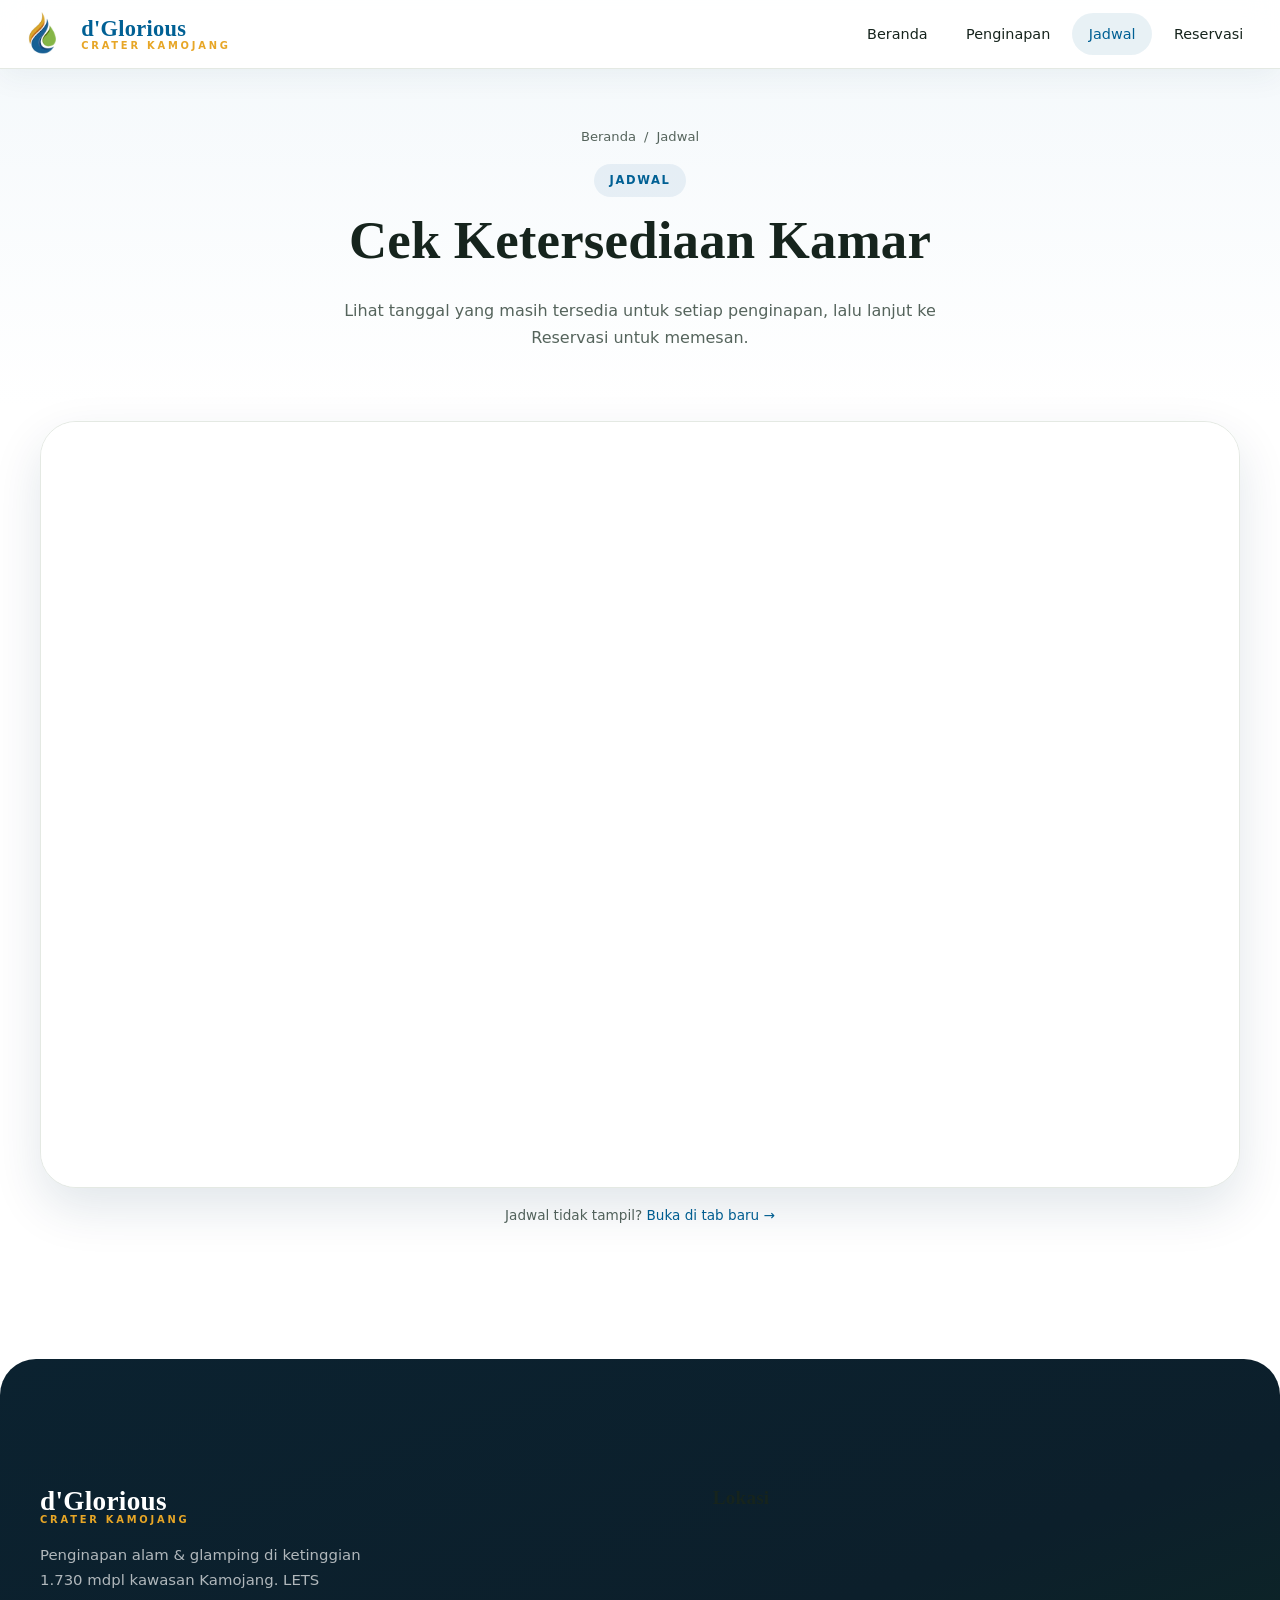
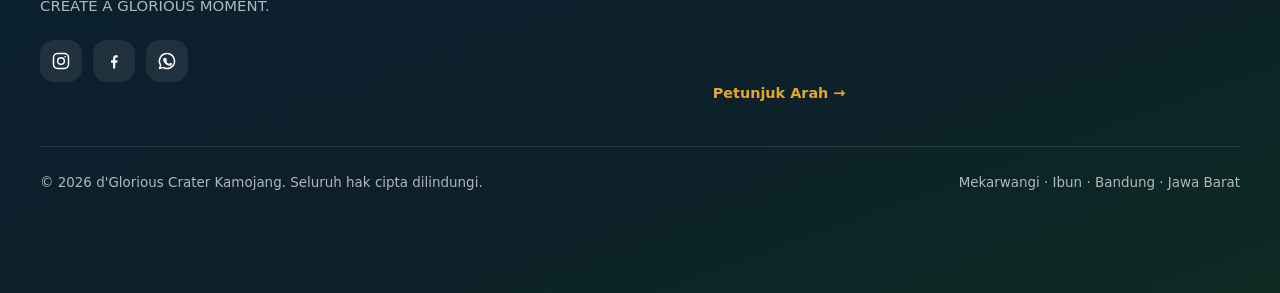
<file: jadwal.html>
<!DOCTYPE html>
<html lang="id">
<head>
  <meta charset="UTF-8">
  <meta name="viewport" content="width=device-width, initial-scale=1.0">
  <title>Jadwal — d'Glorious Crater Kamojang</title>
  <meta name="description" content="Jadwal ketersediaan penginapan d'Glorious Crater Kamojang: cek tanggal yang masih kosong sebelum memesan.">
  <meta property="og:title" content="d'Glorious Crater Kamojang">
  <meta property="og:description" content="LETS CREATE A GLORIOUS MOMENT — menginap di tengah sejuknya alam Kamojang.">
  <meta property="og:type" content="website">
  <link rel="preconnect" href="https://app.rengganiscampsite.id">
  <link rel="preconnect" href="https://fonts.googleapis.com">
  <link rel="preconnect" href="https://fonts.gstatic.com" crossorigin>
  <link href="https://fonts.googleapis.com/css2?family=Roboto&display=swap" rel="stylesheet">
  <link rel="stylesheet" href="assets/css/style.css">
  <link rel="icon" type="image/png" href="assets/img/favicon.png">
</head>
<body>
  <a class="skip-link" href="#main">Lewati ke konten</a>

  <!-- ================= HEADER ================= -->
  <header class="site-header is-static" id="siteHeader">
    <div class="container header__inner">
      <button class="nav-toggle" id="navToggle" type="button" aria-label="Buka menu" aria-expanded="false" aria-controls="primaryNav">
        <span class="nav-toggle__bar"></span>
        <span class="nav-toggle__bar"></span>
        <span class="nav-toggle__bar"></span>
      </button>

      <a class="brand" href="index.html" aria-label="d'Glorious Crater Kamojang">
        <img class="brand__logo" src="assets/img/logo.png" alt="d'Glorious Crater Kamojang">
        <span class="brand__wordmark">d'Glorious<span>Crater Kamojang</span></span>
      </a>

      <ul class="nav__list header__nav"><li><a href="index.html">Beranda</a></li><li><a href="akomodasi.html">Penginapan</a></li><li><a href="jadwal.html" class="is-active" aria-current="page">Jadwal</a></li><li><a href="reservasi.html">Reservasi</a></li></ul>
    </div>
  </header>

  <div class="navpanel-backdrop" id="navBackdrop" hidden></div>
  <nav class="navpanel" id="primaryNav" aria-label="Menu utama">
    <div class="navpanel__head">
      <span class="navpanel__title">Menu</span>
      <button class="navpanel__close" id="navClose" type="button" aria-label="Tutup menu">
        <svg viewBox="0 0 24 24" fill="none" stroke="currentColor" stroke-width="1.9" stroke-linecap="round" aria-hidden="true"><path d="M6 6l12 12M18 6L6 18"/></svg>
      </button>
    </div>
    <ul class="nav__list">
      <li><a href="index.html" aria-label="Beranda">
        <svg class="nav-icon" viewBox="0 0 24 24" fill="none" stroke="currentColor" stroke-width="1.8" stroke-linecap="round" stroke-linejoin="round" aria-hidden="true"><path d="M3 10.5 12 3l9 7.5"/><path d="M5 9.5V21h14V9.5"/><path d="M9 21v-6h6v6"/></svg>
        <span>Beranda</span>
      </a></li>
      <li><a href="akomodasi.html" aria-label="Penginapan">
        <svg class="nav-icon" viewBox="0 0 24 24" fill="none" stroke="currentColor" stroke-width="1.8" stroke-linecap="round" stroke-linejoin="round" aria-hidden="true"><rect x="3" y="3" width="7" height="7" rx="1.5"/><rect x="14" y="3" width="7" height="7" rx="1.5"/><rect x="3" y="14" width="7" height="7" rx="1.5"/><rect x="14" y="14" width="7" height="7" rx="1.5"/></svg>
        <span>Penginapan</span>
      </a></li>
      <li><a href="jadwal.html" aria-label="Jadwal" class="is-active" aria-current="page">
        <svg class="nav-icon" viewBox="0 0 24 24" fill="none" stroke="currentColor" stroke-width="1.8" stroke-linecap="round" stroke-linejoin="round" aria-hidden="true"><rect x="3" y="5" width="18" height="16" rx="2"/><path d="M3 10h18"/><path d="M8 3v4M16 3v4"/><path d="M8 14h.01M12 14h.01M16 14h.01M8 18h.01M12 18h.01"/></svg>
        <span>Jadwal</span>
      </a></li>
      <li><a href="reservasi.html" aria-label="Reservasi">
        <svg class="nav-icon" viewBox="0 0 24 24" fill="none" stroke="currentColor" stroke-width="1.8" stroke-linecap="round" stroke-linejoin="round" aria-hidden="true"><rect x="3" y="5" width="18" height="16" rx="2"/><path d="M3 10h18"/><path d="M8 3v4M16 3v4"/><path d="m9.5 15.5 1.8 1.8 3.4-3.6"/></svg>
        <span>Reservasi</span>
      </a></li>
    </ul>
  </nav>

  
  <!-- Navigasi bawah (layar kecil) -->
  <nav class="bottombar" aria-label="Menu utama ponsel">
    <ul class="bottombar__list">
      <li><a href="index.html" aria-label="Beranda">
        <svg class="nav-icon" viewBox="0 0 24 24" fill="none" stroke="currentColor" stroke-width="1.8" stroke-linecap="round" stroke-linejoin="round" aria-hidden="true"><path d="M3 10.5 12 3l9 7.5"/><path d="M5 9.5V21h14V9.5"/><path d="M9 21v-6h6v6"/></svg>
        <span>Beranda</span>
      </a></li>
      <li><a href="akomodasi.html" aria-label="Penginapan">
        <svg class="nav-icon" viewBox="0 0 24 24" fill="none" stroke="currentColor" stroke-width="1.8" stroke-linecap="round" stroke-linejoin="round" aria-hidden="true"><rect x="3" y="3" width="7" height="7" rx="1.5"/><rect x="14" y="3" width="7" height="7" rx="1.5"/><rect x="3" y="14" width="7" height="7" rx="1.5"/><rect x="14" y="14" width="7" height="7" rx="1.5"/></svg>
        <span>Penginapan</span>
      </a></li>
      <li><a href="jadwal.html" aria-label="Jadwal" class="is-active" aria-current="page">
        <svg class="nav-icon" viewBox="0 0 24 24" fill="none" stroke="currentColor" stroke-width="1.8" stroke-linecap="round" stroke-linejoin="round" aria-hidden="true"><rect x="3" y="5" width="18" height="16" rx="2"/><path d="M3 10h18"/><path d="M8 3v4M16 3v4"/><path d="M8 14h.01M12 14h.01M16 14h.01M8 18h.01M12 18h.01"/></svg>
        <span>Jadwal</span>
      </a></li>
      <li><a href="reservasi.html" aria-label="Reservasi">
        <svg class="nav-icon" viewBox="0 0 24 24" fill="none" stroke="currentColor" stroke-width="1.8" stroke-linecap="round" stroke-linejoin="round" aria-hidden="true"><rect x="3" y="5" width="18" height="16" rx="2"/><path d="M3 10h18"/><path d="M8 3v4M16 3v4"/><path d="m9.5 15.5 1.8 1.8 3.4-3.6"/></svg>
        <span>Reservasi</span>
      </a></li>
    </ul>
  </nav>

  <main id="main">
    <!-- ================= PAGE HERO ================= -->
    <section class="page-hero">
      <div class="container">
        <nav class="breadcrumb" aria-label="Breadcrumb"><a href="index.html">Beranda</a><span>/</span><span>Jadwal</span></nav>
        <p class="eyebrow">Jadwal</p>
        <h1>Cek Ketersediaan Kamar</h1>
        <p>Lihat tanggal yang masih tersedia untuk setiap penginapan, lalu lanjut ke Reservasi untuk memesan.</p>
      </div>
    </section>

    <!-- ================= FORM RESERVASI (EMBED) ================= -->
    <section class="section section--cream reserve" id="jadwal">
      <div class="container">
        <div class="reserve__frame" id="scheduleFrame">
          <div class="reserve__loading" aria-hidden="true"><span class="reserve__spinner"></span>Memuat jadwal ketersediaan…</div>
          <iframe
            class="reserve__iframe"
            src="https://app.rengganiscampsite.id/embed/availability?store_id=c519ea4e-b029-4e81-8673-c4f58b07fc95"
            title="Jadwal ketersediaan d'Glorious Crater Kamojang"
            allow="payment"
            referrerpolicy="strict-origin-when-cross-origin"
            onload="this.parentNode.classList.add('is-loaded')"></iframe>
        </div>
        <p class="reserve__note">
          Jadwal tidak tampil?
          <a href="https://app.rengganiscampsite.id/embed/availability?store_id=c519ea4e-b029-4e81-8673-c4f58b07fc95" target="_blank" rel="noopener">Buka di tab baru &rarr;</a>
        </p>
      </div>
    </section>
  </main>

  <footer class="site-footer">
    <div class="container">
      <div class="footer__grid">
        <div class="footer__brand">
          <span class="brand__wordmark">d'Glorious<span>Crater Kamojang</span></span>
          <p>Penginapan alam &amp; glamping di ketinggian 1.730 mdpl kawasan Kamojang. LETS CREATE A GLORIOUS MOMENT.</p>
          <div class="socials">
            <a data-instagram href="#" aria-label="Instagram"><svg width="20" height="20" viewBox="0 0 24 24" fill="none" stroke="currentColor" stroke-width="1.8"><rect x="3" y="3" width="18" height="18" rx="5"/><circle cx="12" cy="12" r="4"/><circle cx="17" cy="7" r="1" fill="currentColor" stroke="none"/></svg></a>
            <a data-facebook href="#" aria-label="Facebook"><svg width="20" height="20" viewBox="0 0 24 24" fill="currentColor"><path d="M13.5 21v-7h2.3l.4-3h-2.7V9.2c0-.9.3-1.5 1.6-1.5H16.5V5.1C16.2 5 15.3 5 14.3 5c-2 0-3.4 1.2-3.4 3.5V11H8.5v3h2.4v7z"/></svg></a>
            <a data-wa href="#" aria-label="WhatsApp"><svg width="20" height="20" viewBox="0 0 24 24" fill="currentColor"><path d="M12 2a10 10 0 0 0-8.6 15.1L2 22l5-1.3A10 10 0 1 0 12 2zm0 1.8a8.2 8.2 0 0 1 0 16.4 8.1 8.1 0 0 1-4.2-1.2l-.3-.2-3 .8.8-2.9-.2-.3A8.2 8.2 0 0 1 12 3.8zm-3 4.3c-.2 0-.5 0-.7.3-.2.3-.9.9-.9 2.1s.9 2.4 1 2.6c.1.2 1.8 2.9 4.5 3.9 2.2.9 2.7.7 3.2.7.5-.1 1.5-.6 1.7-1.2.2-.6.2-1.1.2-1.2-.1-.1-.2-.2-.5-.3l-1.6-.8c-.2-.1-.4-.1-.5.1l-.7.9c-.1.2-.3.2-.5.1-.2-.1-.9-.3-1.8-1.1-.7-.6-1.1-1.3-1.2-1.5-.1-.2 0-.3.1-.5l.4-.5c.1-.2.2-.3.3-.5.1-.2 0-.3 0-.5l-.7-1.7c-.2-.4-.4-.4-.5-.4z"/></svg></a>
          </div>
        </div>
        <div>
          <h4>Lokasi</h4>
          <div class="footer__map">
            <iframe data-maps-embed title="Peta lokasi d'Glorious Crater Kamojang" loading="lazy" referrerpolicy="no-referrer-when-downgrade" allowfullscreen></iframe>
            <a class="footer__map-link" data-maps-directions href="#">Petunjuk Arah &rarr;</a>
          </div>
        </div>
      </div>
      <div class="footer__bottom">
        <span>&copy; <span data-year></span> d'Glorious Crater Kamojang. Seluruh hak cipta dilindungi.</span>
        <span>Mekarwangi &middot; Ibun &middot; Bandung &middot; Jawa Barat</span>
      </div>
    </div>
  </footer>

  <script src="assets/js/config.js"></script>
  <script src="assets/js/main.js"></script>
  <script src="assets/js/header-scroll.js"></script>
</body>
</html>
</file>
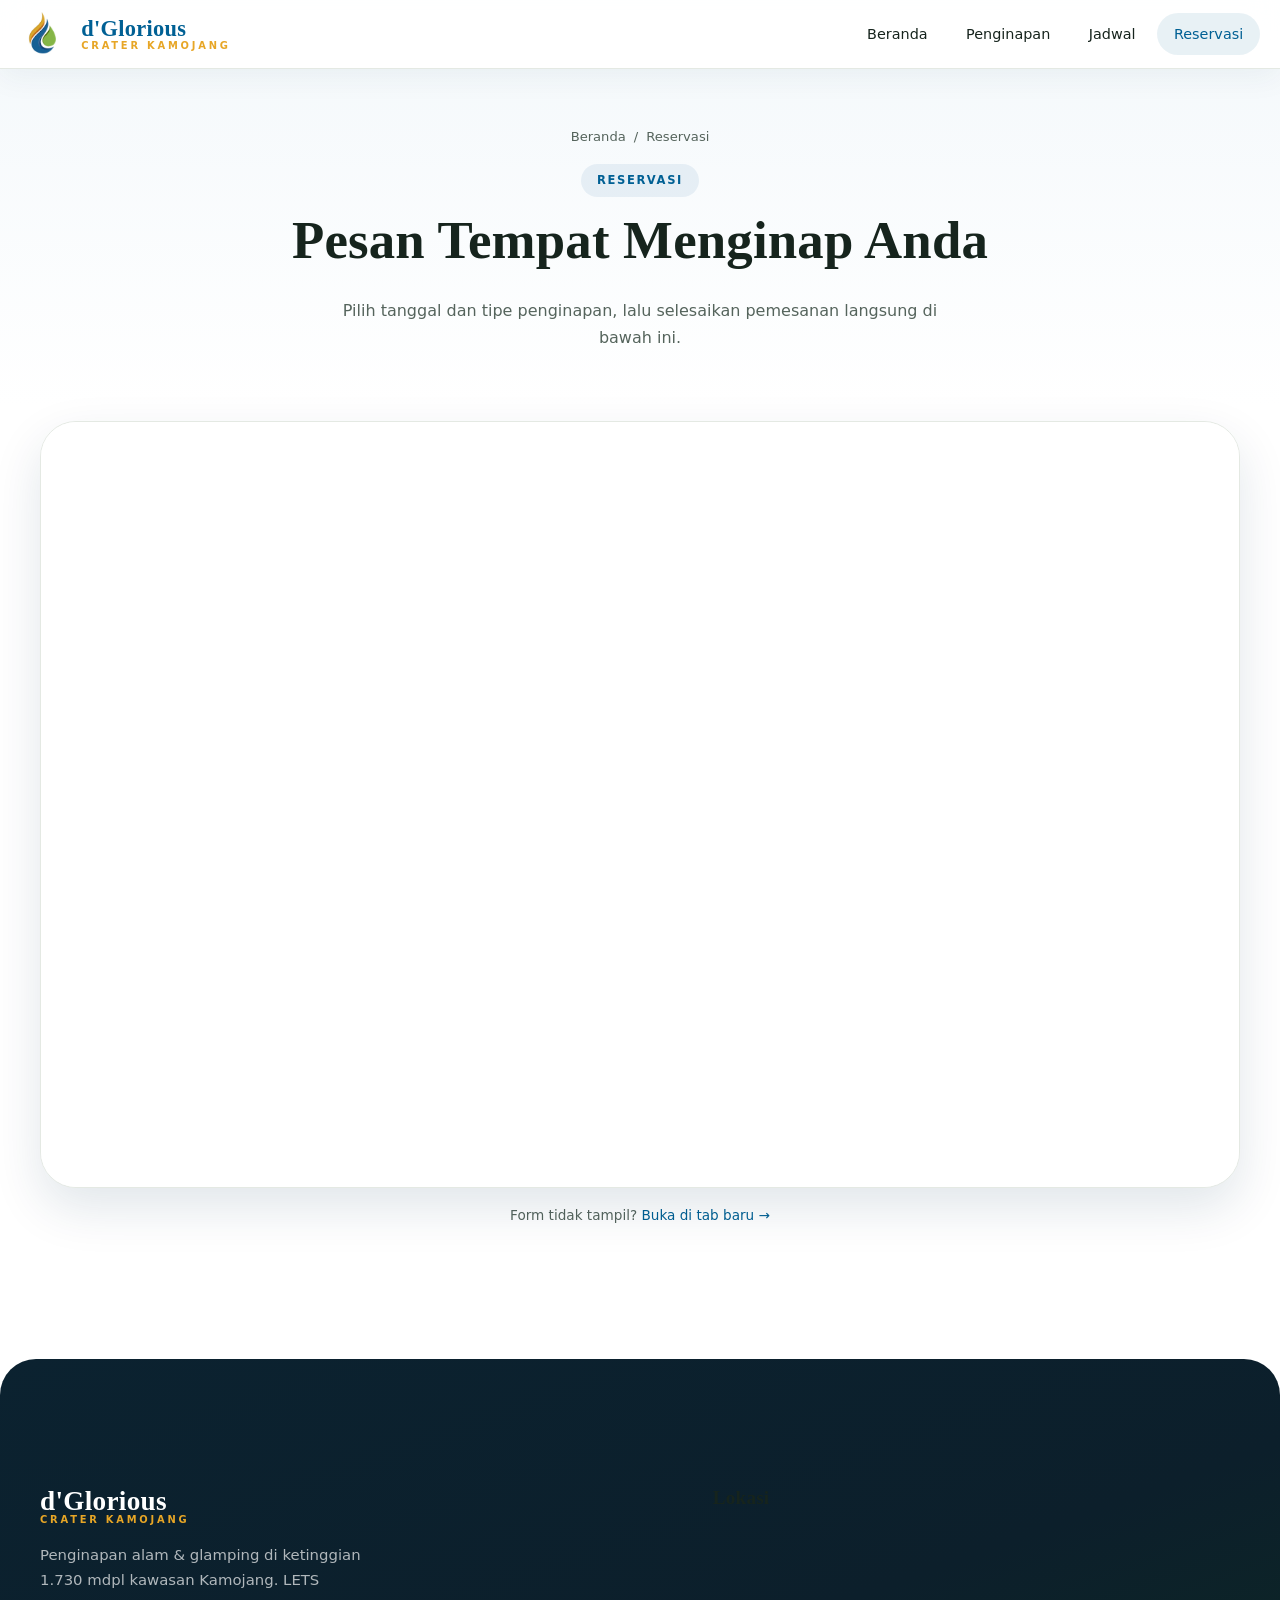
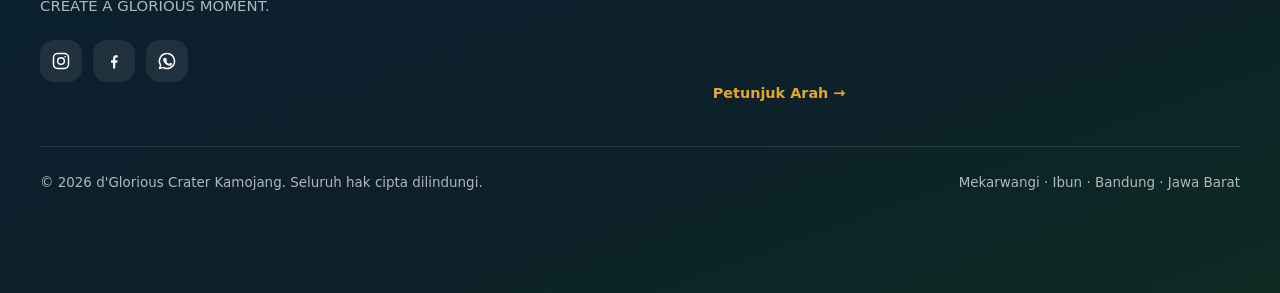
<file: reservasi.html>
<!DOCTYPE html>
<html lang="id">
<head>
  <meta charset="UTF-8">
  <meta name="viewport" content="width=device-width, initial-scale=1.0">
  <title>Reservasi — d'Glorious Crater Kamojang</title>
  <meta name="description" content="Reservasi online d'Glorious Crater Kamojang: pilih tanggal, tipe penginapan, dan selesaikan pemesanan langsung.">
  <meta property="og:title" content="d'Glorious Crater Kamojang">
  <meta property="og:description" content="LETS CREATE A GLORIOUS MOMENT — menginap di tengah sejuknya alam Kamojang.">
  <meta property="og:type" content="website">
  <link rel="preconnect" href="https://app.rengganiscampsite.id">
  <link rel="preconnect" href="https://fonts.googleapis.com">
  <link rel="preconnect" href="https://fonts.gstatic.com" crossorigin>
  <link href="https://fonts.googleapis.com/css2?family=Roboto&display=swap" rel="stylesheet">
  <link rel="stylesheet" href="assets/css/style.css">
  <link rel="icon" type="image/png" href="assets/img/favicon.png">
</head>
<body>
  <a class="skip-link" href="#main">Lewati ke konten</a>

  <!-- ================= HEADER ================= -->
  <header class="site-header is-static" id="siteHeader">
    <div class="container header__inner">
      <button class="nav-toggle" id="navToggle" type="button" aria-label="Buka menu" aria-expanded="false" aria-controls="primaryNav">
        <span class="nav-toggle__bar"></span>
        <span class="nav-toggle__bar"></span>
        <span class="nav-toggle__bar"></span>
      </button>

      <a class="brand" href="index.html" aria-label="d'Glorious Crater Kamojang">
        <img class="brand__logo" src="assets/img/logo.png" alt="d'Glorious Crater Kamojang">
        <span class="brand__wordmark">d'Glorious<span>Crater Kamojang</span></span>
      </a>

      <ul class="nav__list header__nav"><li><a href="index.html">Beranda</a></li><li><a href="akomodasi.html">Penginapan</a></li><li><a href="jadwal.html">Jadwal</a></li><li><a href="reservasi.html" class="is-active" aria-current="page">Reservasi</a></li></ul>
    </div>
  </header>

  <div class="navpanel-backdrop" id="navBackdrop" hidden></div>
  <nav class="navpanel" id="primaryNav" aria-label="Menu utama">
    <div class="navpanel__head">
      <span class="navpanel__title">Menu</span>
      <button class="navpanel__close" id="navClose" type="button" aria-label="Tutup menu">
        <svg viewBox="0 0 24 24" fill="none" stroke="currentColor" stroke-width="1.9" stroke-linecap="round" aria-hidden="true"><path d="M6 6l12 12M18 6L6 18"/></svg>
      </button>
    </div>
    <ul class="nav__list">
      <li><a href="index.html" aria-label="Beranda">
        <svg class="nav-icon" viewBox="0 0 24 24" fill="none" stroke="currentColor" stroke-width="1.8" stroke-linecap="round" stroke-linejoin="round" aria-hidden="true"><path d="M3 10.5 12 3l9 7.5"/><path d="M5 9.5V21h14V9.5"/><path d="M9 21v-6h6v6"/></svg>
        <span>Beranda</span>
      </a></li>
      <li><a href="akomodasi.html" aria-label="Penginapan">
        <svg class="nav-icon" viewBox="0 0 24 24" fill="none" stroke="currentColor" stroke-width="1.8" stroke-linecap="round" stroke-linejoin="round" aria-hidden="true"><rect x="3" y="3" width="7" height="7" rx="1.5"/><rect x="14" y="3" width="7" height="7" rx="1.5"/><rect x="3" y="14" width="7" height="7" rx="1.5"/><rect x="14" y="14" width="7" height="7" rx="1.5"/></svg>
        <span>Penginapan</span>
      </a></li>
      <li><a href="jadwal.html" aria-label="Jadwal">
        <svg class="nav-icon" viewBox="0 0 24 24" fill="none" stroke="currentColor" stroke-width="1.8" stroke-linecap="round" stroke-linejoin="round" aria-hidden="true"><rect x="3" y="5" width="18" height="16" rx="2"/><path d="M3 10h18"/><path d="M8 3v4M16 3v4"/><path d="M8 14h.01M12 14h.01M16 14h.01M8 18h.01M12 18h.01"/></svg>
        <span>Jadwal</span>
      </a></li>
      <li><a href="reservasi.html" aria-label="Reservasi" class="is-active" aria-current="page">
        <svg class="nav-icon" viewBox="0 0 24 24" fill="none" stroke="currentColor" stroke-width="1.8" stroke-linecap="round" stroke-linejoin="round" aria-hidden="true"><rect x="3" y="5" width="18" height="16" rx="2"/><path d="M3 10h18"/><path d="M8 3v4M16 3v4"/><path d="m9.5 15.5 1.8 1.8 3.4-3.6"/></svg>
        <span>Reservasi</span>
      </a></li>
    </ul>
  </nav>

  
  <!-- Navigasi bawah (layar kecil) -->
  <nav class="bottombar" aria-label="Menu utama ponsel">
    <ul class="bottombar__list">
      <li><a href="index.html" aria-label="Beranda">
        <svg class="nav-icon" viewBox="0 0 24 24" fill="none" stroke="currentColor" stroke-width="1.8" stroke-linecap="round" stroke-linejoin="round" aria-hidden="true"><path d="M3 10.5 12 3l9 7.5"/><path d="M5 9.5V21h14V9.5"/><path d="M9 21v-6h6v6"/></svg>
        <span>Beranda</span>
      </a></li>
      <li><a href="akomodasi.html" aria-label="Penginapan">
        <svg class="nav-icon" viewBox="0 0 24 24" fill="none" stroke="currentColor" stroke-width="1.8" stroke-linecap="round" stroke-linejoin="round" aria-hidden="true"><rect x="3" y="3" width="7" height="7" rx="1.5"/><rect x="14" y="3" width="7" height="7" rx="1.5"/><rect x="3" y="14" width="7" height="7" rx="1.5"/><rect x="14" y="14" width="7" height="7" rx="1.5"/></svg>
        <span>Penginapan</span>
      </a></li>
      <li><a href="jadwal.html" aria-label="Jadwal">
        <svg class="nav-icon" viewBox="0 0 24 24" fill="none" stroke="currentColor" stroke-width="1.8" stroke-linecap="round" stroke-linejoin="round" aria-hidden="true"><rect x="3" y="5" width="18" height="16" rx="2"/><path d="M3 10h18"/><path d="M8 3v4M16 3v4"/><path d="M8 14h.01M12 14h.01M16 14h.01M8 18h.01M12 18h.01"/></svg>
        <span>Jadwal</span>
      </a></li>
      <li><a href="reservasi.html" aria-label="Reservasi" class="is-active" aria-current="page">
        <svg class="nav-icon" viewBox="0 0 24 24" fill="none" stroke="currentColor" stroke-width="1.8" stroke-linecap="round" stroke-linejoin="round" aria-hidden="true"><rect x="3" y="5" width="18" height="16" rx="2"/><path d="M3 10h18"/><path d="M8 3v4M16 3v4"/><path d="m9.5 15.5 1.8 1.8 3.4-3.6"/></svg>
        <span>Reservasi</span>
      </a></li>
    </ul>
  </nav>

  <main id="main">
    <!-- ================= PAGE HERO ================= -->
    <section class="page-hero">
      <div class="container">
        <nav class="breadcrumb" aria-label="Breadcrumb"><a href="index.html">Beranda</a><span>/</span><span>Reservasi</span></nav>
        <p class="eyebrow">Reservasi</p>
        <h1>Pesan Tempat Menginap Anda</h1>
        <p>Pilih tanggal dan tipe penginapan, lalu selesaikan pemesanan langsung di bawah ini.</p>
      </div>
    </section>

    <!-- ================= FORM RESERVASI (EMBED) ================= -->
    <section class="section section--cream reserve" id="reservasi">
      <div class="container">
        <div class="reserve__frame" id="reserveFrame">
          <div class="reserve__loading" aria-hidden="true"><span class="reserve__spinner"></span>Memuat form reservasi…</div>
          <iframe
            class="reserve__iframe"
            src="https://app.rengganiscampsite.id/embed/reserve?store_id=c519ea4e-b029-4e81-8673-c4f58b07fc95"
            title="Form reservasi d'Glorious Crater Kamojang"
            allow="payment"
            referrerpolicy="strict-origin-when-cross-origin"
            onload="this.parentNode.classList.add('is-loaded')"></iframe>
        </div>
        <p class="reserve__note">
          Form tidak tampil?
          <a href="https://app.rengganiscampsite.id/embed/reserve?store_id=c519ea4e-b029-4e81-8673-c4f58b07fc95" target="_blank" rel="noopener">Buka di tab baru &rarr;</a>
        </p>
      </div>
    </section>
  </main>

  <footer class="site-footer">
    <div class="container">
      <div class="footer__grid">
        <div class="footer__brand">
          <span class="brand__wordmark">d'Glorious<span>Crater Kamojang</span></span>
          <p>Penginapan alam &amp; glamping di ketinggian 1.730 mdpl kawasan Kamojang. LETS CREATE A GLORIOUS MOMENT.</p>
          <div class="socials">
            <a data-instagram href="#" aria-label="Instagram"><svg width="20" height="20" viewBox="0 0 24 24" fill="none" stroke="currentColor" stroke-width="1.8"><rect x="3" y="3" width="18" height="18" rx="5"/><circle cx="12" cy="12" r="4"/><circle cx="17" cy="7" r="1" fill="currentColor" stroke="none"/></svg></a>
            <a data-facebook href="#" aria-label="Facebook"><svg width="20" height="20" viewBox="0 0 24 24" fill="currentColor"><path d="M13.5 21v-7h2.3l.4-3h-2.7V9.2c0-.9.3-1.5 1.6-1.5H16.5V5.1C16.2 5 15.3 5 14.3 5c-2 0-3.4 1.2-3.4 3.5V11H8.5v3h2.4v7z"/></svg></a>
            <a data-wa href="#" aria-label="WhatsApp"><svg width="20" height="20" viewBox="0 0 24 24" fill="currentColor"><path d="M12 2a10 10 0 0 0-8.6 15.1L2 22l5-1.3A10 10 0 1 0 12 2zm0 1.8a8.2 8.2 0 0 1 0 16.4 8.1 8.1 0 0 1-4.2-1.2l-.3-.2-3 .8.8-2.9-.2-.3A8.2 8.2 0 0 1 12 3.8zm-3 4.3c-.2 0-.5 0-.7.3-.2.3-.9.9-.9 2.1s.9 2.4 1 2.6c.1.2 1.8 2.9 4.5 3.9 2.2.9 2.7.7 3.2.7.5-.1 1.5-.6 1.7-1.2.2-.6.2-1.1.2-1.2-.1-.1-.2-.2-.5-.3l-1.6-.8c-.2-.1-.4-.1-.5.1l-.7.9c-.1.2-.3.2-.5.1-.2-.1-.9-.3-1.8-1.1-.7-.6-1.1-1.3-1.2-1.5-.1-.2 0-.3.1-.5l.4-.5c.1-.2.2-.3.3-.5.1-.2 0-.3 0-.5l-.7-1.7c-.2-.4-.4-.4-.5-.4z"/></svg></a>
          </div>
        </div>
        <div>
          <h4>Lokasi</h4>
          <div class="footer__map">
            <iframe data-maps-embed title="Peta lokasi d'Glorious Crater Kamojang" loading="lazy" referrerpolicy="no-referrer-when-downgrade" allowfullscreen></iframe>
            <a class="footer__map-link" data-maps-directions href="#">Petunjuk Arah &rarr;</a>
          </div>
        </div>
      </div>
      <div class="footer__bottom">
        <span>&copy; <span data-year></span> d'Glorious Crater Kamojang. Seluruh hak cipta dilindungi.</span>
        <span>Mekarwangi &middot; Ibun &middot; Bandung &middot; Jawa Barat</span>
      </div>
    </div>
  </footer>

  <script src="assets/js/config.js"></script>
  <script src="assets/js/main.js"></script>
  <script src="assets/js/header-scroll.js"></script>
</body>
</html>
</file>
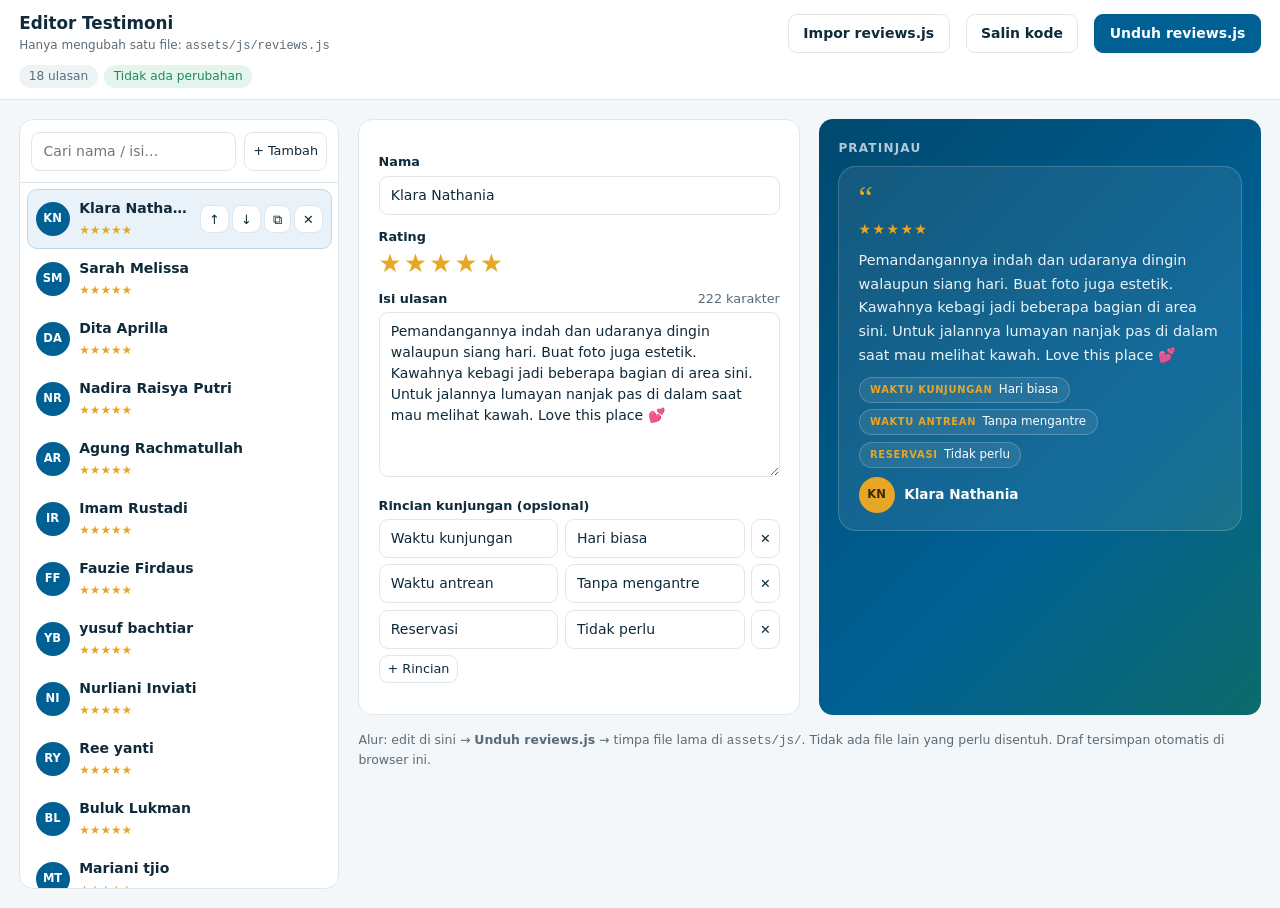
<file: testimoni-editor.html>
<!DOCTYPE html>
<html lang="id">
<head>
<meta charset="UTF-8">
<meta name="viewport" content="width=device-width, initial-scale=1">
<title>Editor Testimoni — d'Glorious</title>
<style>
:root{--blue:#006094;--gold:#e7a626;--ink:#0f2a3a;--body:#5a6b78;--line:#dfe7ed;--bg:#f4f7f9;--red:#c0392b;--green:#1f8a5b}
*{box-sizing:border-box}body{margin:0;font:14px/1.5 system-ui,-apple-system,Segoe UI,sans-serif;color:var(--ink);background:var(--bg)}
button,input,textarea{font:inherit;color:inherit}
header{position:sticky;top:0;z-index:5;display:flex;flex-wrap:wrap;align-items:center;gap:.6rem 1rem;padding:.7rem 1.2rem;background:#fff;border-bottom:1px solid var(--line)}
header h1{font-size:1.05rem;margin:0 auto 0 0}header h1 small{display:block;font-weight:400;color:var(--body);font-size:.75rem}
.btn{border:1px solid var(--line);background:#fff;padding:.5rem .9rem;border-radius:9px;cursor:pointer;font-weight:600}
.btn:hover{border-color:var(--blue);color:var(--blue)}.btn--pri{background:var(--blue);border-color:var(--blue);color:#fff}.btn--pri:hover{color:#fff;opacity:.9}
.btn--sm{padding:.2rem .5rem;font-size:.8rem;font-weight:500}
.chips{display:flex;gap:.4rem;flex-wrap:wrap;width:100%}.chip{padding:.15rem .6rem;border-radius:99px;background:#eef3f6;font-size:.76rem;color:var(--body)}
.chip.on{background:#fff3d6;color:#8a5d00}.chip.ok{background:#e3f5ec;color:var(--green)}
#draft{display:none;margin:.8rem 1.2rem 0;padding:.6rem 1rem;background:#fff3d6;border-radius:9px}
main{display:grid;grid-template-columns:320px 1fr;gap:1.2rem;padding:1.2rem;align-items:start}
aside,.panel{background:#fff;border:1px solid var(--line);border-radius:14px}
aside{position:sticky;top:112px;max-height:calc(100vh - 130px);display:flex;flex-direction:column}
.tools{display:flex;gap:.5rem;padding:.7rem;border-bottom:1px solid var(--line)}.tools input{flex:1;min-width:0}
input[type=text],input[type=search],textarea{width:100%;padding:.5rem .7rem;border:1px solid var(--line);border-radius:9px;background:#fff}
input:focus,textarea:focus{outline:2px solid rgba(0,96,148,.25);border-color:var(--blue)}
#list{overflow:auto;margin:0;padding:.4rem;list-style:none}
#list li{display:flex;align-items:center;gap:.6rem;padding:.5rem;border-radius:10px;cursor:pointer;border:1px solid transparent}
#list li:hover{background:var(--bg)}#list li.sel{background:#e8f2f8;border-color:#bcd7e6}
.av{flex:none;width:34px;height:34px;border-radius:50%;background:var(--blue);color:#fff;display:grid;place-items:center;font-size:.72rem;font-weight:700}
.nm{flex:1;min-width:0}.nm b{display:block;white-space:nowrap;overflow:hidden;text-overflow:ellipsis}.nm span{font-size:.74rem;color:var(--gold)}
.tag{font-size:.65rem;padding:0 .4rem;border-radius:6px;background:#fff3d6;color:#8a5d00;margin-left:.3rem}.tag.new{background:#e3f5ec;color:var(--green)}
.acts{display:none;gap:.2rem}#list li:hover .acts,#list li.sel .acts{display:flex}
.panel{padding:1.2rem}.cols{display:grid;grid-template-columns:1fr 1fr;gap:1.2rem}
label{display:block;font-weight:600;font-size:.8rem;margin:.8rem 0 .25rem}.row{display:grid;grid-template-columns:1fr 90px;gap:.6rem}
.stars{display:flex;gap:.15rem}.stars button{border:0;background:none;font-size:1.6rem;line-height:1;cursor:pointer;color:#cdd6dc;padding:0}.stars button.on{color:var(--gold)}
.mrow{display:grid;grid-template-columns:1fr 1fr auto;gap:.4rem;margin-bottom:.4rem}
.err{color:var(--red);font-size:.78rem;min-height:1em}.cnt{float:right;font-weight:400;color:var(--body)}
.pv{background:linear-gradient(135deg,#00496f,#006094 60%,#0d6b6b);padding:1.2rem;border-radius:14px;position:sticky;top:112px}
.pv h3{margin:0 0 .6rem;font-size:.75rem;letter-spacing:.1em;text-transform:uppercase;color:rgba(255,255,255,.7)}
.card{background:rgba(255,255,255,.08);border:1px solid rgba(255,255,255,.18);border-radius:18px;padding:1.1rem 1.2rem;color:#fff;display:flex;flex-direction:column;gap:.55rem}
.card .mk{font:2rem/.8 Georgia,serif;color:var(--gold)}.card .st{color:var(--gold);letter-spacing:.1em}.card .st i{color:rgba(255,255,255,.3);font-style:normal}
.card p{margin:0;font-size:.9rem;line-height:1.65;color:rgba(255,255,255,.92)}
.card ul{display:flex;flex-wrap:wrap;gap:.4rem;margin:0;padding:0;list-style:none}.card li{border:1px solid rgba(255,255,255,.2);border-radius:99px;padding:.2rem .65rem;font-size:.74rem;background:rgba(255,255,255,.08)}
.card li span{font-size:.62rem;font-weight:700;letter-spacing:.07em;text-transform:uppercase;color:var(--gold);margin-right:.4rem}
.card footer{display:flex;align-items:center;gap:.6rem;font-size:.85rem}.card footer .av{background:var(--gold);color:#3a2a00;width:36px;height:36px}.card footer small{display:block;color:rgba(255,255,255,.6)}
.hint{font-size:.78rem;color:var(--body);margin-top:1rem}
@media(max-width:1000px){main{grid-template-columns:1fr}aside,.pv{position:static;max-height:360px}.cols{grid-template-columns:1fr}.pv{order:-1}}
</style>
</head>
<body>
<header>
  <h1>Editor Testimoni<small>Hanya mengubah satu file: <code>assets/js/reviews.js</code></small></h1>
  <button class="btn" id="btnImport">Impor reviews.js</button><input type="file" id="file" accept=".js,text/javascript" hidden>
  <button class="btn" id="btnCopy">Salin kode</button>
  <button class="btn btn--pri" id="btnDl">Unduh reviews.js</button>
  <div class="chips" id="chips"></div>
</header>
<div id="draft">Ada draf yang belum diekspor. <button class="btn btn--sm" id="dRestore">Pulihkan</button> <button class="btn btn--sm" id="dDrop">Buang</button></div>
<main>
  <aside>
    <div class="tools"><input type="search" id="q" placeholder="Cari nama / isi…"><button class="btn btn--sm" id="add">+ Tambah</button></div>
    <ul id="list"></ul>
  </aside>
  <div>
    <div class="cols">
      <div class="panel" id="form"></div>
      <div class="pv"><h3>Pratinjau</h3><div id="pv"></div></div>
    </div>
    <p class="hint">Alur: edit di sini → <b>Unduh reviews.js</b> → timpa file lama di <code>assets/js/</code>. Tidak ada file lain yang perlu disentuh. Draf tersimpan otomatis di browser ini.</p>
  </div>
</main>
<script type="text/plain" id="tpl">/* =========================================================
   Data & render ulasan — edit daftar REVIEWS di bawah ini.
   Tambah / ubah / hapus objek, carousel menyesuaikan otomatis.
   Catatan: file ini harus dimuat SEBELUM main.js.
   ========================================================= */
(function () {
  "use strict";

  var REVIEWS = [
    {
        "name": "Klara Nathania",
        "rating": 5,
        "text": "Pemandangannya indah dan udaranya dingin walaupun siang hari. Buat foto juga estetik. Kawahnya kebagi jadi beberapa bagian di area sini. Untuk jalannya lumayan nanjak pas di dalam saat mau melihat kawah. Love this place 💕",
        "meta": [
            [
                "Waktu kunjungan",
                "Hari biasa"
            ],
            [
                "Waktu antrean",
                "Tanpa mengantre"
            ],
            [
                "Reservasi",
                "Tidak perlu"
            ]
        ]
    },
    {
        "name": "Sarah Melissa",
        "rating": 5,
        "text": "kesini tgl 1 Mei 26\nbooking utk campervan biaya 285k weekend\nstaff nya gercep dan ramah (Top)\ndpt welcome drink (bisa pilih ada kopi/teh)\ndpt 4 tiket utk mandi di kolam privat dan foto2\nwifi bagus\ndeket spot campervan ada colokan listrik, bisa narik kabel sampai tenda\npenerangan bagus,gak gelap saat malam\nair hangat di kolam nirwana nya enak, cuma kolam agak kotor sedkit\nkamar mandi ada shower (air hangat)\nada mushola\nada semacam panggung mini bisa utk acara\nada musik dket resto, menu resto banyak, rasa juga enak, harga standar\nsuhu siang-sore 21-20°C\nsuhu sore-pagi 19-15°C\ndingin nya mantep\nair belerang di kolam mandi privat lbh panas (diberi waktu utk berendam sekitar 15menit)\nmenjual belerang jg disana\n\nsaran : disediakan keran utk cuci piring dan tempat sampah di area campervan",
        "meta": [
            [
                "Waktu kunjungan",
                "Akhir pekan"
            ],
            [
                "Waktu antrean",
                "Tanpa mengantre"
            ],
            [
                "Reservasi",
                "Tidak perlu"
            ]
        ]
    },
    {
        "name": "Dita Aprilla",
        "rating": 5,
        "text": "Pengalaman seru dan baru karena bisa merasakan glamping dengan view kawah2 Kamojang.. Anak2 bisa teredukasi jg demgan pengalaman baru ini + bs ngerasain hot spring Kawah Kamojang ❤️\n\nYang lebih spesial adalah dengan adanya vendor @popotoandulu dimana kita dapet free akses untuk gratis jasa fotonya loh.. Jd ga perlu pusing2 mikirin gimana nanti mau create family foto krna sudah disediakan untuk tamu yg berkunjung dan jg tamu menginap 🤍",
        "meta": [
            [
                "Waktu kunjungan",
                "Hari biasa"
            ],
            [
                "Reservasi",
                "Disarankan"
            ]
        ]
    },
    {
        "name": "Nadira Raisya Putri",
        "rating": 5,
        "text": "Pengalaman yg seru sama anak2... Menambah wawasan juga... Bisa berendam air hangat...bisa berkemah,toilet bersih,ada banyak penjual makanan...tempatnya masih asri...bisa jadi alternatif wisata kl cari tempat berendam air hangat...",
        "meta": [
            [
                "Waktu kunjungan",
                "Akhir pekan"
            ],
            [
                "Waktu antrean",
                "Tanpa mengantre"
            ],
            [
                "Reservasi",
                "Tidak perlu"
            ]
        ]
    },
    {
        "name": "Agung Rachmatullah",
        "rating": 5,
        "text": "Tempat yang asyik buat berkunjung di tempat wisata salah satunya di sini, menikmati alam dengan pemandangan alam yang indah diiringi dengan asap khas kawah yang memukau pemandangan, disini tersedia juga pemandian kolam air panas, jembatan gantung, dan ayunan, memang banyak fasilitas yang dapat di pakai, ayo coba dan rasakan udara dingin yang asyik.",
        "meta": [
            [
                "Waktu kunjungan",
                "Hari biasa"
            ],
            [
                "Waktu antrean",
                "Tanpa mengantre"
            ],
            [
                "Reservasi",
                "Tidak yakin"
            ]
        ]
    },
    {
        "name": "Imam Rustadi",
        "rating": 5,
        "text": "Wisata sumur geothermal alami.\nTidak disarankan untuk disabilitas atau manula.\nTangga lumayan curam.",
        "meta": [
            [
                "Waktu kunjungan",
                "Akhir pekan"
            ],
            [
                "Waktu antrean",
                "Tanpa mengantre"
            ],
            [
                "Reservasi",
                "Tidak perlu"
            ]
        ]
    },
    {
        "name": "Fauzie Firdaus",
        "rating": 5,
        "text": "Tempatnya bagus luas,lebih aesthetic kalo lebih berkabut,ada tempat berendam air hangat juga cocok buat nenangin pikiran",
        "meta": []
    },
    {
        "name": "yusuf bachtiar",
        "rating": 5,
        "text": "Semakin bagus aja. Sekarang ada glampingnya, jembatan gantung dan kafenya. Semakin terkelola dengan baik.",
        "meta": [
            [
                "Waktu kunjungan",
                "Hari biasa"
            ],
            [
                "Waktu antrean",
                "Tanpa mengantre"
            ],
            [
                "Reservasi",
                "Tidak perlu"
            ]
        ]
    },
    {
        "name": "Nurliani Inviati",
        "rating": 5,
        "text": "Main kesini untuk berendam tempatnya nyaman dan weekend kesini ga serame tmpt berendam lain jd seru ada kawah nya juga disitu enak buat berenang soalnya ada kolam yg ga terlalu panas juga, aku saranin main bareng2 biar bisa ambil paket makan suki/grill barengan itu worth it dan parkiran luas, disini aku ambil paket platinum include kolam nirwana/private jacuzzi dan kawah nya + free jasa FG tp per foto kita bayar 5k buat soft file nya",
        "meta": [
            [
                "Waktu kunjungan",
                "Akhir pekan"
            ],
            [
                "Waktu antrean",
                "Tanpa mengantre"
            ],
            [
                "Reservasi",
                "Disarankan"
            ]
        ]
    },
    {
        "name": "Ree yanti",
        "rating": 5,
        "text": "Sangat menyenangkan menginap semalam disini. Pada saat check in tersedia welcome drink. Glampingnya juga nyaman dan bersih. Untuk berendam bisa di kolam nirwana dengan cafe yang buka hingga pukul 9 mlm, dengan menu beragam dan harga yang bervariatif. Atau bisa juga di kamar berendam privat yang tersedia. Pagi harinya disediakan menu nasi goreng dengan lauk ayam goreng dan telur mata sapi dan segelas teh hangat. Terdapat beberapa kawah yang bisa dijelajahi  sambil berkeliling melewati jembatan kuning dan tembus ke hutan yang terhubung dengan resto di ujung jembatan yang jadi ikon disini. Di hutan terlihat papan informasi mengenai hewan yang mendiami kawasan salah satunya ialah hewan lutung. Tersedia pula spot foto gratis bagi yang menginap yaitu di spot mobil van kuning dan di jembatan. Untuk setiap hasil jepretan foto dikenakan biaya 5rb/soft file yang bisa di ambil di resto dekat jembatan.",
        "meta": [
            [
                "Waktu kunjungan",
                "Akhir pekan"
            ],
            [
                "Waktu antrean",
                "Tanpa mengantre"
            ],
            [
                "Reservasi",
                "Tidak perlu"
            ]
        ]
    },
    {
        "name": "Buluk Lukman",
        "rating": 5,
        "text": "Pengalaman yg luar biasa menginap di glorius crater Kamojang....expektasinya luar biasa dengan pemandangan alami....",
        "meta": [
            [
                "Waktu kunjungan",
                "Akhir pekan"
            ],
            [
                "Waktu antrean",
                "Tanpa mengantre"
            ],
            [
                "Reservasi",
                "Tidak perlu"
            ]
        ]
    },
    {
        "name": "Mariani tjio",
        "rating": 5,
        "text": "ok, sudah tertata dengan rapih.\nTiket masuk berbayar mulai dari rp 40 rb, tergantung paket yang dipilih tapi dapat ditukarkan dengan tiket berendam dan minuman.\nAda restoran, jembatan gantung, kawah kereta api, kawah hujan, kolam rendamnya ada yang umum dan ada yang privat.\nAda glamping nya juga..\nAda juga beberapa warung makanan.",
        "meta": [
            [
                "Waktu kunjungan",
                "Hari biasa"
            ],
            [
                "Waktu antrean",
                "Tanpa mengantre"
            ],
            [
                "Reservasi",
                "Tidak perlu"
            ]
        ]
    },
    {
        "name": "Satria Arif",
        "rating": 4,
        "text": "Berawal dari iseng bertanya, digunung itu ada apa jadi berujung mampir kelokasi ini. Dari majalaya sekitar 1 jam kelokasi ini dengan perjalanan menanjak.\n\nUntuj tiket masuknya diharga 40k perorang sudah dengan mobil dan ada tambahan paket paket lainnya.\n\nAda beberapa model untuk penginapannya, ada beberapa tempat untuk berendam baik umum dan private, tempatnya bersih dan nyaman, untuk private pemandian air panasnya juga bersih terawat dan kolamnya cukup panas, dan dapat voucher untuk welcome drink dengan pilihan lecy atau strawberry.\n\nUdaranya cukup dingin sejuk, kalau kesini disarankan membawa jaket dan celana panjang, untuk signal terkadang ada dan terkadang hilang",
        "meta": [
            [
                "Waktu kunjungan",
                "Hari biasa"
            ],
            [
                "Waktu antrean",
                "Tanpa mengantre"
            ],
            [
                "Reservasi",
                "Tidak perlu"
            ]
        ]
    },
    {
        "name": "Dimas Kurniawan Prasetya",
        "rating": 5,
        "text": "D'Glorious Crater Kamojang adalah destinasi wisata yang sangat menarik, terletak di kawasan geotermal Kamojang, Jawa Barat, yang menawarkan pemandangan alam yang luar biasa dan berbagai fasilitas wisata yang menyenangkan. Kawah-kawah geotermal yang terkenal, seperti Kawah Kereta Api dan Kawah Kahuripan, memberikan pengalaman yang unik dan mengesankan. Tempat ini juga menawarkan berbagai wahana seru seperti Glory Bridge, Jungle Track, dan Crater Bridge, yang sangat Instagramable. Bagi yang ingin bersantai, tersedia kolam air panas alami yang menyegarkan.\n\nFasilitas penginapan di D'Glorious Kamojang juga sangat memadai, dengan pilihan glamping yang nyaman dan mewah, lengkap dengan balkon pribadi dan Wi-Fi. Selain itu, restoran dan kafe di sini menyajikan berbagai hidangan lezat dalam suasana yang nyaman dan tenang. Untuk tiket masuk, harga bervariasi mulai dari Rp25.000 hingga Rp110.000, tergantung pada paket yang dipilih, dengan biaya parkir yang terjangkau untuk kendaraan pribadi maupun bus.\n\nTempat ini sangat cocok untuk liburan bersama keluarga, teman, atau pasangan, menawarkan suasana yang menenangkan dan pemandangan yang memukau. Pelayanan yang ramah, fasilitas yang terawat, dan lokasi yang strategis membuat D'Glorious Crater Kamojang layak menjadi pilihan utama untuk berlibur. Selain itu, Anda juga dapat memanfaatkan jasa Popotoan, tim fotografi profesional yang siap mengabadikan momen-momen spesial selama kunjungan Anda, membuat pengalaman Anda semakin tak terlupakan. Pengalaman saya di sini benar-benar luar biasa, dan saya pasti akan kembali lagi.",
        "meta": [
            [
                "Waktu kunjungan",
                "Hari biasa"
            ],
            [
                "Waktu antrean",
                "Tanpa mengantre"
            ],
            [
                "Reservasi",
                "Tidak perlu"
            ]
        ]
    },
    {
        "name": "Ridnia Nur Istiqomah",
        "rating": 4,
        "text": "Salah satu wisata, resto serta Glamping yang ada di kota Garut.\nD'Glorious Crater Kamojang sendiri tepatnya terdapat diperbatasan antara Bandung dan Garut (CMIIW).\nDisini saya beserta keluarga menginap di Glamping tipe Kahuripan (tersedia 10 unit). Untuk per-malam nya dikenakan biaya Rp 1.000.000.\nDisini kita disediakan 1 bed ukuran besar, kamar mandi dengan hot shower serta amenity yang disediakan seperti air mineral (Amidis) serta kopi dan teh yang bisa diseduh.\nDi bagian tengah terdapat resto serta pemandian air panas (belerang) yang bisa dinikmati oleh pengunjung baik yang menginap ataupun tidak menginap.\nUntuk pemandian nya disarankan untuk dinikmati maksimal 15 menit, sambil berendam, kita juga bisa menikmati makanan dan minuman yang disediakan di restonya.\nDisini jika sore menuju ke malam sangat dingin (bisa menembus 17⁰), jadi disarankan membawa jaket, memakai celana panjang serta kaos kaki, hehe.\nPas sekali buat yang berkeinginan untuk staycation sambil healing. Cuaca dingin, area yang tenang dan dikelilingi oleh pegunungan yang beberapa titik mengeluarkan uap-uap panas dari belerang.\nDisini juga terdapat beberapa wahana seperti kawah kereta api, glory bridge, jungle bridge serta wahana bermain untuk anak-anak.\nYuk dicoba menginap disini bersama keluarga, dijamin suka...",
        "meta": [
            [
                "Waktu kunjungan",
                "Akhir pekan"
            ],
            [
                "Waktu antrean",
                "Tanpa mengantre"
            ],
            [
                "Reservasi",
                "Disarankan"
            ]
        ]
    },
    {
        "name": "Sukmawati Ishak",
        "rating": 5,
        "text": "Kami berkunjung kesini saat liburan anak sekolah dan weekday, jadi suasana tdk terlalu ramai, enak, syahdu, indah pemandangannya",
        "meta": [
            [
                "Waktu kunjungan",
                "Hari biasa"
            ],
            [
                "Waktu antrean",
                "Tanpa mengantre"
            ],
            [
                "Reservasi",
                "Tidak perlu"
            ]
        ]
    },
    {
        "name": "Ihanna Dyah",
        "rating": 5,
        "text": "pemandangannya indah sekali, hawanya sangat sejuk dan kebersihan sarana dan prasarana yg terjaga",
        "meta": [
            [
                "Waktu kunjungan",
                "Akhir pekan"
            ],
            [
                "Waktu antrean",
                "Tanpa mengantre"
            ],
            [
                "Reservasi",
                "Tidak perlu"
            ]
        ]
    },
    {
        "name": "anis rengganis",
        "rating": 5,
        "text": "Salah satu wisata air belerang asli di garut, jalan nya sudah bagus. harga tiket mulai 40k dan ada paket yg lain, sedikit sulit sinyal, tempat yg ikonik nya DGlory bridge, kawah kereta api, ada glamping juga. Utk tempat rendam yg private room semoga makin nyaman ke depan nya. Ada cafe juga untuk beli makanan dan minuman.",
        "meta": [
            [
                "Waktu kunjungan",
                "Akhir pekan"
            ],
            [
                "Waktu antrean",
                "Tanpa mengantre"
            ],
            [
                "Reservasi",
                "Disarankan"
            ]
        ]
    }
];

  var STAR = '<svg viewBox="0 0 24 24" fill="currentColor" aria-hidden="true"><path d="m12 2.8 2.85 5.78 6.38.93-4.62 4.5 1.09 6.35L12 17.36 6.3 20.36l1.09-6.35-4.62-4.5 6.38-.93z"/></svg>';

  function esc(s) {
    return String(s).replace(/[&<>"']/g, function (c) {
      return { "&": "&amp;", "<": "&lt;", ">": "&gt;", '"': "&quot;", "'": "&#39;" }[c];
    });
  }

  /* Inisial avatar diambil otomatis dari nama */
  function initials(name) {
    return String(name).trim().split(/\s+/).slice(0, 2).map(function (w) { return w.charAt(0); }).join("").toUpperCase() || "?";
  }

  function stars(n) {
    var html = "";
    for (var i = 1; i <= 5; i++) {
      html += i <= n ? STAR : STAR.replace("<svg ", '<svg class="is-empty" ');
    }
    return html;
  }

  function slide(r) {
    var meta = (r.meta || []).map(function (m) {
      return "<li><span>" + esc(m[0]) + "</span>" + esc(m[1]) + "</li>";
    }).join("");
    return (
      '<figure class="testimonial testimonial--slide">' +
        '<span class="testimonial__mark" aria-hidden="true">&ldquo;</span>' +
        '<div class="testimonial__stars" aria-label="' + r.rating + ' dari 5 bintang">' + stars(r.rating) + "</div>" +
        '<blockquote class="testimonial__quote">' + esc(r.text).replace(/\n/g, "<br>") + "</blockquote>" +
        (meta ? '<ul class="testimonial__meta">' + meta + "</ul>" : "") +
        '<figcaption class="testimonial__author">' +
          '<span class="testimonial__avatar" aria-hidden="true">' + esc(initials(r.name)) + "</span>" +
          '<span class="testimonial__name">' + esc(r.name) + "</span>" +
        "</figcaption>" +
      "</figure>"
    );
  }

  var track = document.querySelector("[data-reviews]");
  if (!track) return;
  track.innerHTML = REVIEWS.map(slide).join("");

  /* Bisa dipakai bagian lain, mis. untuk menghitung rata-rata rating */
  window.REVIEWS = REVIEWS;
})();
</script>
<script>
(function(){
"use strict";
var $=function(s){return document.querySelector(s)};
var tpl=$("#tpl").textContent,items=[],base={},baseOrder="",sel=0,uid=0,KEY="reviews-editor-draft";
function esc(s){return String(s).replace(/[&<>"']/g,function(c){return{"&":"&amp;","<":"&lt;",">":"&gt;",'"':"&quot;","'":"&#39;"}[c]})}
function ini(n){return n.trim().split(/\s+/).slice(0,2).map(function(w){return w.charAt(0)}).join("").toUpperCase()||"?"}
function sig(x){return JSON.stringify([x.name,x.rating,x.text,x.meta])}
function locate(t){var m=t.indexOf("var REVIEWS = ");if(m<0)throw new Error("Daftar “var REVIEWS = [...]” tidak ditemukan di file ini.");
  var s=t.indexOf("[",m),d=0,str=false,i=s;
  for(;i<t.length;i++){var c=t[i];if(str){if(c==="\\")i++;else if(c==='"')str=false}else if(c==='"')str=true;else if(c==="[")d++;else if(c==="]"&&--d===0)break}
  var raw=t.slice(s,i+1),arr;try{arr=JSON.parse(raw)}catch(e){arr=new Function("return "+raw)()}
  return{arr:arr,s:s,e:i+1}}
function load(text){var r=locate(text);tpl=text;uid=0;
  items=r.arr.map(function(a){return{id:++uid,name:a.name||"",rating:a.rating||5,text:a.text||"",meta:(a.meta||[]).map(function(m){return[m[0],m[1]]})}});
  base={};items.forEach(function(x){base[x.id]=sig(x)});baseOrder=items.map(function(x){return x.id}).join();sel=0;all()}
function build(){var r=locate(tpl);var data=items.map(function(x){return{name:x.name.trim(),rating:x.rating,text:x.text.trim(),meta:x.meta.filter(function(m){return m[0].trim()&&m[1].trim()})}});
  return tpl.slice(0,r.s)+JSON.stringify(data,null,4)+tpl.slice(r.e)}
function status(x){return !(x.id in base)?"new":base[x.id]!==sig(x)?"mod":""}
function save(){try{localStorage.setItem(KEY,JSON.stringify({items:items,uid:uid}))}catch(e){}}
function dirty(){var n=0;items.forEach(function(x){if(status(x))n++});return n||items.map(function(x){return x.id}).join()!==baseOrder||Object.keys(base).length!==items.filter(function(x){return x.id in base}).length}
function chips(){var a=0,m=0;items.forEach(function(x){var s=status(x);if(s==="new")a++;else if(s==="mod")m++});
  var del=Object.keys(base).length-items.filter(function(x){return x.id in base}).length;
  var order=!a&&!del&&items.map(function(x){return x.id}).join()!==baseOrder;
  var h='<span class="chip">'+items.length+' ulasan</span>';
  h+=dirty()?'<span class="chip on">+'+a+' baru · ~'+m+' diubah · −'+del+' dihapus'+(order?' · urutan berubah':'')+'</span>':'<span class="chip ok">Tidak ada perubahan</span>';
  $("#chips").innerHTML=h}
function list(){var q=$("#q").value.toLowerCase(),h="";
  items.forEach(function(x,i){if(q&&(x.name+x.text).toLowerCase().indexOf(q)<0)return;var s=status(x);
    h+='<li data-i="'+i+'" class="'+(i===sel?"sel":"")+'"><span class="av">'+esc(ini(x.name))+'</span><span class="nm"><b>'+esc(x.name||"(tanpa nama)")+(s?'<span class="tag '+(s==="new"?"new":"")+'">'+(s==="new"?"baru":"diubah")+'</span>':"")+'</b><span>'+"★".repeat(x.rating)+'</span></span><span class="acts">'
    +'<button class="btn btn--sm" data-a="up" title="Naik">↑</button><button class="btn btn--sm" data-a="dn" title="Turun">↓</button><button class="btn btn--sm" data-a="dup" title="Duplikat">⧉</button><button class="btn btn--sm" data-a="del" title="Hapus">✕</button></span></li>'});
  $("#list").innerHTML=h||'<li style="cursor:default;color:#5a6b78">Tidak ada hasil.</li>'}
function pv(){var x=items[sel];if(!x){$("#pv").innerHTML="";return}
  var st="";for(var i=1;i<=5;i++)st+=i<=x.rating?"★":"<i>★</i>";
  var m=x.meta.filter(function(m){return m[0]&&m[1]}).map(function(m){return"<li><span>"+esc(m[0])+"</span>"+esc(m[1])+"</li>"}).join("");
  $("#pv").innerHTML='<div class="card"><span class="mk">&ldquo;</span><div class="st">'+st+'</div><p>'+esc(x.text).replace(/\n/g,"<br>")+'</p>'+(m?"<ul>"+m+"</ul>":"")+'<footer><span class="av">'+esc(ini(x.name))+'</span><span><b>'+esc(x.name)+'</b></span></footer></div>'}
function metaHtml(x){return x.meta.map(function(m,i){return'<div class="mrow"><input type="text" data-m="'+i+'.0" value="'+esc(m[0])+'" placeholder="Label"><input type="text" data-m="'+i+'.1" value="'+esc(m[1])+'" placeholder="Nilai"><button class="btn btn--sm" data-rm="'+i+'">✕</button></div>'}).join("")}
function form(){var x=items[sel];if(!x){$("#form").innerHTML="<p>Belum ada ulasan. Klik <b>+ Tambah</b>.</p>";return}
  var st="";for(var i=1;i<=5;i++)st+='<button type="button" data-r="'+i+'" class="'+(i<=x.rating?"on":"")+'" aria-label="'+i+' bintang">★</button>';
  $("#form").innerHTML='<label>Nama</label><input type="text" data-f="name" value="'+esc(x.name)+'">'
  +'<label>Rating</label><div class="stars">'+st+'</div>'
  +'<label>Isi ulasan <span class="cnt" id="cnt">'+x.text.length+' karakter</span></label><textarea rows="7" data-f="text">'+esc(x.text)+'</textarea>'
  +'<label>Rincian kunjungan (opsional)</label><div id="metas">'+metaHtml(x)+'</div><button class="btn btn--sm" id="addMeta">+ Rincian</button><div class="err" id="err"></div>'}
function all(){chips();list();form();pv();save()}
function refresh(){chips();list();pv();save()}
$("#form").addEventListener("input",function(e){var x=items[sel],t=e.target;
  if(t.dataset.f){x[t.dataset.f]=t.value;if(t.dataset.f==="text")$("#cnt").textContent=t.value.length+" karakter"}
  else if(t.dataset.m){var p=t.dataset.m.split(".");x.meta[+p[0]][+p[1]]=t.value}refresh()});
$("#form").addEventListener("click",function(e){var t=e.target.closest("button");if(!t)return;var x=items[sel];
  if(t.dataset.r){x.rating=+t.dataset.r;form();refresh()}
  else if(t.id==="addMeta"){x.meta.push(["",""]);$("#metas").innerHTML=metaHtml(x)}
  else if(t.dataset.rm){x.meta.splice(+t.dataset.rm,1);$("#metas").innerHTML=metaHtml(x);refresh()}});
$("#list").addEventListener("click",function(e){var li=e.target.closest("li[data-i]");if(!li)return;var i=+li.dataset.i,b=e.target.closest("button"),a=b&&b.dataset.a;
  if(a==="up"&&i>0){var t=items[i];items[i]=items[i-1];items[i-1]=t;sel=i-1}
  else if(a==="dn"&&i<items.length-1){var t2=items[i];items[i]=items[i+1];items[i+1]=t2;sel=i+1}
  else if(a==="dup"){var c=JSON.parse(JSON.stringify(items[i]));c.id=++uid;items.splice(i+1,0,c);sel=i+1}
  else if(a==="del"){if(!confirm("Hapus ulasan “"+(items[i].name||"tanpa nama")+"”?"))return;items.splice(i,1);sel=Math.max(0,Math.min(sel,items.length-1))}
  else sel=i;all()});
$("#q").addEventListener("input",list);
$("#add").addEventListener("click",function(){items.unshift({id:++uid,name:"",rating:5,text:"",meta:[]});sel=0;$("#q").value="";all();$('[data-f="name"]').focus()});
function validate(){for(var i=0;i<items.length;i++){var x=items[i],m=!x.name.trim()?"Nama":!x.text.trim()?"Isi ulasan":"";
  if(m){sel=i;all();$("#err").textContent="⚠ "+m+" wajib diisi sebelum diekspor.";return false}}return true}
$("#btnDl").addEventListener("click",function(){if(!validate())return;var a=document.createElement("a");a.href=URL.createObjectURL(new Blob([build()],{type:"text/javascript"}));a.download="reviews.js";a.click();URL.revokeObjectURL(a.href)});
$("#btnCopy").addEventListener("click",function(){if(!validate())return;var t=build(),b=this;(navigator.clipboard?navigator.clipboard.writeText(t):Promise.reject()).then(function(){b.textContent="Tersalin ✓"},function(){var ta=document.createElement("textarea");ta.value=t;document.body.appendChild(ta);ta.select();document.execCommand("copy");ta.remove();b.textContent="Tersalin ✓"});setTimeout(function(){b.textContent="Salin kode"},1800)});
$("#btnImport").addEventListener("click",function(){$("#file").click()});
$("#file").addEventListener("change",function(){var f=this.files[0];if(!f)return;var r=new FileReader();r.onload=function(){try{load(r.result)}catch(e){alert(e.message)}};r.readAsText(f);this.value=""});
window.addEventListener("beforeunload",function(e){if(dirty()){e.preventDefault();e.returnValue=""}});
load(tpl);
try{var d=JSON.parse(localStorage.getItem(KEY)||"null");
  if(d&&d.items&&d.items.length&&JSON.stringify(d.items.map(sig))!==JSON.stringify(items.map(sig))){$("#draft").style.display="block";
    $("#dRestore").onclick=function(){items=d.items;uid=Math.max(uid,d.uid||0);sel=0;$("#draft").style.display="none";all()};
    $("#dDrop").onclick=function(){$("#draft").style.display="none";save()}}}catch(e){}
})();
</script>
</body>
</html>
</file>
<file: assets/css/style.css>
/* =========================================================
   d'Glorious Crater Kamojang — Stylesheet
   Palet: Putih · #e7a626 (gold) · #006094 (biru) · #76b74d (hijau)
   ========================================================= */

:root {
  /* Warna brand */
  --white: #ffffff;
  --gold: #e7a626;
  --gold-dark: #c98a12;
  --blue: #006094;
  --blue-dark: #004872;
  --green: #76b74d;
  --green-dark: #5a9438;

  /* Netral */
  --ink: #16241d;
  --body: #55645c;
  --cream: #f6f4ec;
  --sand: #fbfaf6;
  --line: #e4e9e3;

  /* Bentuk & bayangan */
  --radius: 16px;
  --radius-lg: 26px;
  --radius-pill: 999px;
  --shadow-sm: 0 6px 20px rgba(0, 50, 80, .08);
  --shadow: 0 20px 50px rgba(0, 50, 80, .12);
  --shadow-lg: 0 30px 70px rgba(0, 50, 80, .18);

  --container: 1200px;
  --header-h: 84px;

  --font-display: "Cormorant Garamond", Georgia, "Times New Roman", serif;
  --font-body: "Poppins", system-ui, -apple-system, "Segoe UI", sans-serif;

  --ease: cubic-bezier(.22, .61, .36, 1);
}

/* ---------- Reset ---------- */
*,
*::before,
*::after { box-sizing: border-box; }

html { scroll-behavior: smooth; }

body {
  margin: 0;
  font-family: var(--font-body);
  font-weight: 400;
  font-size: 16px;
  line-height: 1.7;
  color: var(--body);
  background: var(--white);
  -webkit-font-smoothing: antialiased;
  overflow-x: hidden;
}

img, video { max-width: 100%; display: block; }

a { color: inherit; text-decoration: none; }

button { font-family: inherit; cursor: pointer; }

h1, h2, h3, h4 {
  font-family: var(--font-display);
  color: var(--ink);
  font-weight: 600;
  line-height: 1.12;
  margin: 0 0 .5em;
  letter-spacing: .2px;
}

h1 { font-size: clamp(2.6rem, 6vw, 4.6rem); }
h2 { font-size: clamp(2rem, 4vw, 3.1rem); }
h3 { font-size: clamp(1.35rem, 2.2vw, 1.75rem); }
h4 { font-size: 1.2rem; }

p { margin: 0 0 1rem; }

ul { margin: 0; padding: 0; list-style: none; }

::selection { background: var(--gold); color: #fff; }

/* ---------- Layout helpers ---------- */
.container {
  width: min(100% - 2.5rem, var(--container));
  margin-inline: auto;
}

.section { padding: clamp(4rem, 9vw, 7.5rem) 0; }
.section--tight { padding: clamp(3rem, 6vw, 5rem) 0; }
.section--cream { background: var(--cream); }
.section--sand { background: var(--sand); }
.section--blue { background: var(--blue); color: rgba(255, 255, 255, .82); }
.section--blue h2, .section--blue h3 { color: #fff; }

.center { text-align: center; }
.grid { display: grid; gap: 1.75rem; }
.grid-2 { grid-template-columns: repeat(2, 1fr); }
.grid-3 { grid-template-columns: repeat(3, 1fr); }
.grid-4 { grid-template-columns: repeat(4, 1fr); }

/* ---------- Section heading ---------- */
.section-head { max-width: 720px; margin-bottom: clamp(2.2rem, 4vw, 3.4rem); }
.section-head--center { margin-inline: auto; text-align: center; }

.eyebrow {
  display: inline-flex;
  align-items: center;
  gap: .6rem;
  font-family: var(--font-body);
  font-size: .78rem;
  font-weight: 600;
  letter-spacing: .22em;
  text-transform: uppercase;
  color: var(--green-dark);
  margin-bottom: .9rem;
}
.eyebrow::before {
  content: "";
  width: 30px;
  height: 2px;
  background: var(--gold);
  display: inline-block;
}
.section-head--center .eyebrow::after {
  content: "";
  width: 30px;
  height: 2px;
  background: var(--gold);
}
.section--blue .eyebrow { color: var(--gold); }
.lead { font-size: 1.075rem; color: var(--body); }
.section--blue .lead { color: rgba(255, 255, 255, .8); }

/* ---------- Buttons ---------- */
.btn {
  --btn-bg: var(--gold);
  --btn-fg: #fff;
  display: inline-flex;
  align-items: center;
  justify-content: center;
  gap: .55rem;
  padding: .92rem 1.9rem;
  border: 1.5px solid transparent;
  border-radius: var(--radius-pill);
  background: var(--btn-bg);
  color: var(--btn-fg);
  font-family: var(--font-body);
  font-size: .92rem;
  font-weight: 600;
  letter-spacing: .02em;
  transition: transform .3s var(--ease), box-shadow .3s var(--ease),
    background .3s var(--ease), color .3s var(--ease), border-color .3s var(--ease);
  will-change: transform;
}
.btn:hover { transform: translateY(-3px); box-shadow: var(--shadow); }
.btn--gold { --btn-bg: var(--gold); }
.btn--gold:hover { --btn-bg: var(--gold-dark); }
.btn--blue { --btn-bg: var(--blue); }
.btn--blue:hover { --btn-bg: var(--blue-dark); }
.btn--green { --btn-bg: var(--green); }
.btn--green:hover { --btn-bg: var(--green-dark); }
.btn--ghost {
  --btn-bg: transparent;
  --btn-fg: #fff;
  border-color: rgba(255, 255, 255, .7);
}
.btn--ghost:hover { --btn-bg: #fff; --btn-fg: var(--blue); }
.btn--outline {
  --btn-bg: transparent;
  --btn-fg: var(--blue);
  border-color: var(--blue);
}
.btn--outline:hover { --btn-bg: var(--blue); --btn-fg: #fff; }
.btn--sm { padding: .62rem 1.3rem; font-size: .84rem; }
.btn--block { width: 100%; }

/* ---------- Header ---------- */
.site-header {
  position: fixed;
  inset: 0 0 auto 0;
  z-index: 100;
  display: flex;
  align-items: center;
  padding: .65rem 0;
  transition: background .4s var(--ease), box-shadow .4s var(--ease), padding .4s var(--ease);
}
.site-header::after {
  content: "";
  position: absolute;
  inset: 0;
  background: linear-gradient(to bottom, rgba(6, 26, 38, .55), rgba(6, 26, 38, 0));
  opacity: 1;
  transition: opacity .4s var(--ease);
  pointer-events: none;
  z-index: -1;
}
.site-header.is-solid {
  padding: .45rem 0 .55rem;
  background: rgba(255, 255, 255, .96);
  backdrop-filter: blur(12px);
  box-shadow: var(--shadow-sm);
}
.site-header.is-solid::after { opacity: 0; }

.header__inner {
  display: grid;
  grid-template-columns: 1fr auto 1fr;
  align-items: center;
  gap: 1rem;
  width: min(100% - 2.5rem, 1360px);
}
.header__spacer { display: block; }

/* Tombol hamburger */
.nav-toggle {
  justify-self: start;
  display: inline-flex;
  flex-direction: column;
  justify-content: center;
  gap: 5px;
  width: 42px;
  height: 42px;
  padding: 9px 8px;
  border: 0;
  border-radius: 10px;
  background: transparent;
  cursor: pointer;
  z-index: 200;
  transition: background .3s var(--ease);
}
.nav-toggle:hover { background: rgba(255, 255, 255, .14); }
.site-header.is-solid .nav-toggle:hover,
.site-header.is-static .nav-toggle:hover { background: rgba(6, 26, 38, .07); }
.nav-toggle__bar {
  display: block;
  width: 100%;
  height: 2px;
  border-radius: 2px;
  background: #fff;
  transition: transform .35s var(--ease), opacity .25s var(--ease), background .3s var(--ease);
}
.site-header.is-solid .nav-toggle__bar,
.site-header.is-static .nav-toggle__bar { background: var(--ink); }

/* Saat panel menu terbuka, hamburger berubah jadi silang */
body.nav-open .nav-toggle__bar { background: var(--ink); }
body.nav-open .nav-toggle__bar:nth-child(1) { transform: translateY(7px) rotate(45deg); }
body.nav-open .nav-toggle__bar:nth-child(2) { opacity: 0; }
body.nav-open .nav-toggle__bar:nth-child(3) { transform: translateY(-7px) rotate(-45deg); }

/* Panel menu geser dari kiri */
.navpanel {
  position: fixed;
  top: 0;
  left: 0;
  bottom: 0;
  z-index: 150;
  width: min(86vw, 340px);
  padding: 1.1rem 1.4rem 2rem;
  background: #fff;
  box-shadow: 14px 0 44px rgba(6, 26, 38, .16);
  transform: translateX(-102%);
  visibility: hidden;
  transition: transform .4s var(--ease), visibility .4s var(--ease);
  overflow-y: auto;
}
body.nav-open .navpanel { transform: translateX(0); visibility: visible; }

.navpanel__head {
  display: flex;
  align-items: center;
  justify-content: space-between;
  padding-bottom: .9rem;
  margin-bottom: .6rem;
  border-bottom: 1px solid var(--line);
}
.navpanel__title {
  font-family: var(--font-display);
  font-size: 1.3rem;
  font-weight: 700;
  color: var(--blue);
}
.navpanel__close {
  display: inline-flex;
  align-items: center;
  justify-content: center;
  width: 36px;
  height: 36px;
  border: 0;
  border-radius: 9px;
  background: transparent;
  color: var(--ink);
  cursor: pointer;
  transition: background .3s var(--ease);
}
.navpanel__close:hover { background: rgba(6, 26, 38, .07); }
.navpanel__close svg { width: 20px; height: 20px; }

.navpanel .nav__list { display: flex; flex-direction: column; gap: .15rem; }
.navpanel .nav__list a {
  display: flex;
  align-items: center;
  gap: .8rem;
  padding: .78rem .7rem;
  border-radius: 12px;
  font-size: .95rem;
  font-weight: 600;
  color: var(--ink);
  position: relative;
  transition: background .28s var(--ease), color .28s var(--ease);
}
.navpanel .nav__list a .nav-icon { width: 20px; height: 20px; flex: none; }
.navpanel .nav__list a:hover { background: rgba(231, 166, 38, .12); color: var(--gold-dark); }
.navpanel .nav__list a.is-active { background: rgba(0, 96, 148, .09); color: var(--blue); }
.navpanel .nav__list a.is-active::before {
  content: "";
  position: absolute;
  left: 0;
  top: 22%;
  bottom: 22%;
  width: 3px;
  border-radius: 3px;
  background: var(--gold);
}

/* Latar belakang saat panel terbuka */
.navpanel-backdrop {
  position: fixed;
  inset: 0;
  z-index: 140;
  background: rgba(6, 26, 38, .5);
  backdrop-filter: blur(2px);
  opacity: 0;
  transition: opacity .35s var(--ease);
}
body.nav-open .navpanel-backdrop { opacity: 1; }
.navpanel-backdrop[hidden] { display: none; }

/* Navigasi bawah — hanya tampil di layar kecil */
.bottombar { display: none; }

/* Brand */
.brand { display: inline-flex; align-items: center; gap: .95rem; }
.brand__logo { height: 52px; width: auto; transition: height .4s var(--ease); }
.site-header.is-solid .brand__logo { height: 46px; }
.brand__wordmark {
  display: block;
  font-family: var(--font-display);
  font-size: 1.5rem;
  font-weight: 700;
  color: #fff;
  line-height: 1.05;
  letter-spacing: .3px;
}
.brand__wordmark span {
  display: block;
  font-size: .62rem;
  font-family: var(--font-body);
  font-weight: 600;
  letter-spacing: .28em;
  text-transform: uppercase;
  color: var(--gold);
}
.brand--text .brand__logo { display: none; }
.brand--text .brand__wordmark { display: block; }
.site-header.is-solid .brand__wordmark { color: var(--blue); }

/* Inner pages (non-hero) need solid header from the start */
.site-header.is-static {
  position: absolute;
  background: rgba(255, 255, 255, .98);
  box-shadow: var(--shadow-sm);
}
.site-header.is-static::after { opacity: 0; }
.site-header.is-static .brand__wordmark { color: var(--blue); }

/* ---------- Hero ---------- */
.hero {
  position: relative;
  min-height: 100svh;
  display: flex;
  align-items: center;
  overflow: hidden;
  background: linear-gradient(160deg, #0b3348 0%, #004872 45%, #0d4a2f 100%);
  color: #fff;
}
.hero__backdrop {
  position: absolute;
  inset: -10%;
  z-index: 0;
  background-position: center;
  background-size: cover;
  background-repeat: no-repeat;
  filter: blur(34px) saturate(1.15) brightness(.6);
}
.hero__backdrop-video {
  position: absolute;
  inset: 0;
  width: 100%;
  height: 100%;
  object-fit: cover;
}
.hero__video,
.hero__poster {
  position: absolute;
  inset: 0;
  width: 100%;
  height: 100%;
  object-fit: cover;
  z-index: 1;
}
.hero__media {
  position: absolute;
  inset: 0;
  z-index: 0;
}
.hero__overlay {
  position: absolute;
  inset: 0;
  z-index: 2;
  background:
    linear-gradient(to right, rgba(6, 26, 38, .72) 0%, rgba(6, 26, 38, .35) 55%, rgba(6, 26, 38, .25) 100%),
    linear-gradient(to top, rgba(6, 26, 38, .8) 0%, rgba(6, 26, 38, 0) 45%);
}
.hero__scroll {
  position: absolute;
  left: 50%;
  bottom: 2rem;
  z-index: 3;
  transform: translateX(-50%);
  display: flex;
  flex-direction: column;
  align-items: center;
  gap: .5rem;
  font-size: .7rem;
  letter-spacing: .22em;
  text-transform: uppercase;
  color: rgba(255, 255, 255, .75);
}
.hero__scroll span {
  width: 1px;
  height: 40px;
  background: linear-gradient(to bottom, rgba(255, 255, 255, .1), rgba(255, 255, 255, .85));
  animation: scrollPulse 2.2s var(--ease) infinite;
}
@keyframes scrollPulse {
  0%, 100% { transform: scaleY(.4); opacity: .4; }
  50% { transform: scaleY(1); opacity: 1; }
}

/* Video hero vertikal: tampil utuh di tengah, sisa layar latar blur */
@media (min-aspect-ratio: 9/16) {
  .hero__video { object-fit: contain; }
}

/* Page hero (inner pages) */
.page-hero {
  position: relative;
  padding: calc(var(--header-h) + 5rem) 0 4.5rem;
  background: linear-gradient(150deg, #0b3348, #004872 60%, #0d4a2f);
  color: #fff;
  overflow: hidden;
}
.page-hero--media { padding: calc(var(--header-h) + 7rem) 0 6rem; }
.page-hero__media { position: absolute; inset: 0; z-index: 0; }
.page-hero__media img { width: 100%; height: 100%; object-fit: cover; }
.page-hero::after {
  content: "";
  position: absolute;
  inset: 0;
  z-index: 1;
  background: linear-gradient(to right, rgba(6, 26, 38, .78), rgba(6, 26, 38, .45));
}
.page-hero .container { position: relative; z-index: 2; }
.page-hero h1 { color: #fff; }
.page-hero p { color: rgba(255, 255, 255, .85); max-width: 620px; }
.page-hero .eyebrow { color: var(--gold); }

/* hero layar penuh di laptop / PC (dipakai halaman Akomodasi) */
@media (min-width: 900px) {
  .page-hero--full {
    min-height: 100vh;
    min-height: 100svh;
    display: flex;
    align-items: center;
    padding: calc(var(--header-h) + 2rem) 0 4rem;
  }
  .page-hero--full .container { width: 100%; }
}
.breadcrumb {
  display: flex;
  gap: .5rem;
  font-size: .82rem;
  color: rgba(255, 255, 255, .7);
  margin-bottom: 1rem;
}
.breadcrumb a:hover { color: var(--gold); }

/* ---------- Media / image with graceful fallback ---------- */
.media {
  position: relative;
  overflow: hidden;
  border-radius: var(--radius);
  background: linear-gradient(135deg, #dce9d5, #bcd7e6);
}
.media::after {
  content: "";
  position: absolute;
  inset: 0;
  background: radial-gradient(circle at 30% 30%, rgba(255, 255, 255, .25), transparent 60%);
  opacity: 0;
  transition: opacity .3s var(--ease);
}
.media img { width: 100%; height: 100%; object-fit: cover; transition: transform .8s var(--ease); }
.media--empty img { opacity: 0; }
.media--empty::before {
  content: "\26F0"; /* ⛰ */
  position: absolute;
  inset: 0;
  display: grid;
  place-items: center;
  font-size: 2.4rem;
  color: rgba(0, 96, 148, .35);
  background: linear-gradient(135deg, #e2eeda, #c4dced);
}
.ratio-4x3 { aspect-ratio: 4 / 3; }
.ratio-3x2 { aspect-ratio: 3 / 2; }
.ratio-1x1 { aspect-ratio: 1 / 1; }
.ratio-16x9 { aspect-ratio: 16 / 9; }
.ratio-3x4 { aspect-ratio: 3 / 4; }

/* ---------- Cards ---------- */
.card {
  background: #fff;
  border-radius: var(--radius-lg);
  overflow: hidden;
  box-shadow: var(--shadow-sm);
  transition: transform .45s var(--ease), box-shadow .45s var(--ease);
  display: flex;
  flex-direction: column;
}
.card:hover { transform: translateY(-8px); box-shadow: var(--shadow); }
.card .media { border-radius: 0; }
.card__body { padding: 1.6rem 1.7rem 1.9rem; display: flex; flex-direction: column; gap: .55rem; flex: 1; }
.card__title { margin: 0; }
.card__text { margin: 0; font-size: .95rem; }
.card__meta {
  font-size: .78rem;
  font-weight: 600;
  letter-spacing: .14em;
  text-transform: uppercase;
  color: var(--green-dark);
}
.card__link {
  margin-top: auto;
  display: inline-flex;
  align-items: center;
  gap: .5rem;
  font-weight: 600;
  color: var(--blue);
  font-size: .92rem;
  padding-top: .6rem;
}
.card__link svg { transition: transform .3s var(--ease); }
.card__link:hover svg { transform: translateX(5px); }
.card__tag {
  position: absolute;
  top: 1rem;
  left: 1rem;
  z-index: 2;
  background: var(--gold);
  color: #fff;
  font-size: .72rem;
  font-weight: 600;
  letter-spacing: .08em;
  text-transform: uppercase;
  padding: .4rem .85rem;
  border-radius: var(--radius-pill);
}

/* Feature list inside cards */
.feature-list { display: grid; gap: .5rem; margin: .4rem 0 0; }
.feature-list li {
  position: relative;
  padding-left: 1.6rem;
  font-size: .93rem;
  color: var(--body);
}
.feature-list li::before {
  content: "✓";
  position: absolute;
  left: 0;
  top: -1px;
  color: var(--green);
  font-weight: 700;
}

.room-facilities {
  display: grid;
  gap: .55rem;
  margin: .6rem 0 0;
}
.room-facilities li {
  display: flex;
  align-items: center;
  gap: .7rem;
  font-size: .93rem;
  color: var(--body);
}
.room-facilities svg {
  width: 20px;
  height: 20px;
  color: var(--blue);
  flex-shrink: 0;
}

.room-amenities__title {
  font-family: var(--font-display);
  font-size: 1.05rem;
  margin-bottom: .6rem;
}
.room-amenities__list {
  display: grid;
  grid-template-columns: repeat(auto-fit, minmax(200px, 1fr));
  gap: .5rem 1.2rem;
}
.room-amenities__list li {
  display: flex;
  align-items: center;
  gap: .6rem;
  font-size: .92rem;
  color: var(--body);
}
.room-amenities__list svg {
  width: 18px;
  height: 18px;
  color: var(--green-dark);
  flex-shrink: 0;
}

/* ---------- Split (image + text) ---------- */
.split {
  display: grid;
  grid-template-columns: 1.05fr 1fr;
  gap: clamp(2rem, 5vw, 4.5rem);
  align-items: center;
}
.split--reverse .split__media { order: 2; }
.split__media { position: relative; }
.split__media .media { box-shadow: var(--shadow); }
.room-video {
  width: 100%;
  height: 100%;
  object-fit: cover;
  display: block;
}
.split__badge {
  position: absolute;
  bottom: -1.4rem;
  left: -1.4rem;
  background: var(--blue);
  color: #fff;
  border-radius: var(--radius);
  padding: 1.1rem 1.4rem;
  box-shadow: var(--shadow);
  max-width: 220px;
}
.split__badge strong {
  display: block;
  font-family: var(--font-display);
  font-size: 2rem;
  line-height: 1;
  color: var(--gold);
}
.split__badge span { font-size: .78rem; letter-spacing: .05em; }

/* ---------- Tombol pratinjau 360 ---------- */
.pano360-btn {
  position: absolute;
  right: .9rem;
  bottom: .9rem;
  z-index: 4;
  display: inline-flex;
  align-items: center;
  gap: .45rem;
  padding: .55rem .95rem;
  border: 1px solid rgba(255, 255, 255, .55);
  border-radius: 999px;
  background: rgba(6, 26, 38, .72);
  backdrop-filter: blur(8px);
  color: #fff;
  font-size: .78rem;
  font-weight: 700;
  letter-spacing: .04em;
  cursor: pointer;
  box-shadow: 0 6px 18px rgba(6, 26, 38, .28);
  transition: background .25s var(--ease), color .25s var(--ease), transform .25s var(--ease);
}
.pano360-btn svg { width: 18px; height: 18px; color: var(--gold); flex: none; }
.pano360-btn:hover,
.pano360-btn:focus-visible {
  background: var(--gold);
  color: var(--ink);
  transform: translateY(-2px);
}
.pano360-btn:hover svg,
.pano360-btn:focus-visible svg { color: var(--blue); }

/* ---------- Modal pratinjau 360 ---------- */
.pano {
  position: fixed;
  inset: 0;
  z-index: 260;
  display: grid;
  place-items: center;
  padding: 1.2rem;
}
.pano[hidden] { display: none; }
.pano__backdrop {
  position: absolute;
  inset: 0;
  background: rgba(6, 26, 38, .82);
  backdrop-filter: blur(6px);
}
.pano__dialog {
  position: relative;
  width: min(1600px, 100%);
  height: min(900px, calc(100vh - 2.4rem));
  height: min(900px, calc(100dvh - 2.4rem));
  display: flex;
  flex-direction: column;
  background: var(--blue);
  border-radius: var(--radius);
  box-shadow: 0 30px 70px rgba(6, 26, 38, .5);
  overflow: hidden;
  animation: panoIn .35s var(--ease);
}
@keyframes panoIn {
  from { opacity: 0; transform: translateY(16px) scale(.98); }
  to { opacity: 1; transform: none; }
}
/* tutup melayang (tanpa bar judul di atas) */
.pano__close {
  position: absolute;
  top: 14px;
  right: 14px;
  z-index: 6;
  width: 40px;
  height: 40px;
  display: grid;
  place-items: center;
  border: 1.5px solid rgba(255, 255, 255, .7);
  border-radius: 50%;
  background: rgba(6, 26, 38, .25);
  backdrop-filter: blur(4px);
  color: #fff;
  cursor: pointer;
  transition: background .25s var(--ease), color .25s var(--ease), border-color .25s var(--ease);
}
.pano__close svg { width: 18px; height: 18px; }
.pano__close:hover,
.pano__close:focus-visible { background: var(--gold); color: var(--ink); border-color: var(--gold); }

/* tombol layar penuh (di sebelah kiri ×) */
.pano__fs { right: 62px; }
.pano__fs .ic-exit { display: none; }
.pano__fs.is-active .ic-enter { display: none; }
.pano__fs.is-active .ic-exit { display: block; }

/* mode layar penuh: isi seluruh layar tanpa jarak & sudut membulat
   (dipakai bersama Fullscreen API, juga sebagai fallback tanpa API) */
.pano__dialog.is-full {
  position: fixed;
  inset: 0;
  z-index: 3;
  width: auto;
  height: auto;
  max-height: none;
  border-radius: 0;
}
.pano__dialog.is-full .pano__stage { flex: 1; height: auto; min-height: 0; }

/* tab pilihan ruangan di bawah tour (satu tab per ruangan pada lokasi yang dibuka) */
.pano__tabs {
  position: absolute;
  top: 14px;
  left: 14px;
  right: 120px;              /* sisakan ruang untuk tombol layar penuh & tutup */
  z-index: 4;
  display: flex;
  justify-content: flex-start;
  gap: .45rem;
  overflow-x: auto;
  padding: 2px;
  scrollbar-width: none;
}
.pano__tabs::-webkit-scrollbar { display: none; }
.pano__tabs[hidden] { display: none; }
.pano__tab {
  flex: none;
  padding: .5rem .95rem;
  border: 1.5px solid rgba(255, 255, 255, .75);
  border-radius: 999px;
  background: rgba(6, 26, 38, .32);
  backdrop-filter: blur(5px);
  color: #fff;
  font: inherit;
  font-size: .8rem;
  font-weight: 700;
  letter-spacing: .03em;
  white-space: nowrap;
  cursor: pointer;
  transition: background .25s var(--ease), border-color .25s var(--ease),
              color .25s var(--ease), box-shadow .25s var(--ease);
}
.pano__tab:hover { background: rgba(255, 255, 255, .18); }
.pano__tab.is-active {
  background: var(--gold);
  border-color: var(--gold);
  color: #1b1b1b;
}
.pano__tab:focus-visible {
  outline: none;
  border-color: var(--gold);
  box-shadow: 0 0 0 3px rgba(231, 166, 38, .55);
}

.pano__stage {
  position: relative;
  flex: 1 1 auto;
  height: auto;
  min-height: 260px;
  overflow: hidden;
  background: linear-gradient(135deg, #0a3a52, #061a26);
  cursor: grab;
  touch-action: none;
  outline: none;
}
.pano__stage.is-dragging { cursor: grabbing; }
.pano__canvas {
  position: absolute;
  inset: 0;
  width: 100%;
  height: 100%;
  display: none;
}
.pano__stage.is-gl .pano__canvas { display: block; }
.pano__stage.is-gl .pano__strip { display: none; }

/* --- Hotspot virtual tour (ikon informasi & panah arah) --- */
.pano__hotspots {
  position: absolute;
  inset: 0;
  z-index: 3;
  pointer-events: none;
}
.pano__stage:not(.is-gl) .pano__hotspots { display: none; }

.pano__hot {
  position: absolute;
  left: 0;
  top: 0;
  width: 46px;
  height: 46px;
  display: grid;
  place-items: center;
  padding: 0;
  border: 1.5px solid rgba(255, 255, 255, .8);
  border-radius: 50%;
  background: rgba(6, 26, 38, .6);
  backdrop-filter: blur(6px);
  color: #fff;
  cursor: pointer;
  pointer-events: auto;
  opacity: 0;
  box-shadow: 0 6px 18px rgba(6, 26, 38, .35);
  transition: opacity .25s var(--ease), background .25s var(--ease),
              color .25s var(--ease), border-color .25s var(--ease);
}
.pano__hot svg {
  width: 21px;
  height: 21px;
  transition: transform .25s var(--ease);
}
.pano__hot.is-placed { opacity: 1; }
.pano__hot.is-placed.is-behind { opacity: 0; pointer-events: none; }
.pano__hot:hover {
  background: var(--gold);
  border-color: var(--gold);
  color: var(--ink);
}
/* cincin fokus (bukan isian emas) supaya tidak disangka popup masih terbuka */
.pano__hot:focus-visible {
  outline: none;
  border-color: var(--gold);
  box-shadow: 0 0 0 3px rgba(231, 166, 38, .6), 0 6px 18px rgba(6, 26, 38, .35);
}
.pano__hot:hover svg,
.pano__hot:focus-visible svg { transform: scale(1.14); }
.pano__hot.is-open { background: var(--gold); border-color: var(--gold); color: var(--ink); }

/* --- Hotspot info berbentuk pin peta putih (ujung pin menunjuk titik) --- */
.pano__hot[data-hot="info"] {
  --pin: url("data:image/svg+xml;utf8,<svg xmlns='http://www.w3.org/2000/svg' viewBox='0 0 44 60'><path fill='%23ffffff' d='M22 0C9.85 0 0 9.85 0 22c0 15.4 18.6 34.9 20.1 36.5a3.3 3.3 0 0 0 3.8 0C25.4 56.9 44 37.4 44 22 44 9.85 34.15 0 22 0z'/></svg>");
  width: 44px;
  height: 60px;
  border: none;
  border-radius: 0;
  background: transparent var(--pin) center bottom / 100% 100% no-repeat;
  backdrop-filter: none;
  box-shadow: none;
  filter: drop-shadow(0 5px 8px rgba(6, 26, 38, .4));
}
.pano__hot[data-hot="info"] svg {
  align-self: start;
  margin-top: 11px;
  color: var(--blue);
}
.pano__hot[data-hot="info"]:hover,
.pano__hot[data-hot="info"].is-open {
  background: transparent var(--pin) center bottom / 100% 100% no-repeat;
  border-color: transparent;
}
.pano__hot[data-hot="info"]:hover {
  filter: drop-shadow(0 7px 11px rgba(6, 26, 38, .5));
}

/* --- Popup penjelasan (ikon informasi) --- */
.pano__popup {
  position: absolute;
  inset: 0;
  z-index: 7;
  display: grid;
  place-items: start start; /* kartu di pojok kiri atas */
  padding: 18px;
}
.pano__popup[hidden] { display: none; }
.pano__popup-scrim {
  position: absolute;
  inset: 0;
  padding: 0;
  border: 0;
  background: rgba(4, 17, 26, .55);
  backdrop-filter: blur(3px);
  cursor: pointer;
  animation: popupFade .28s var(--ease);
}
.pano__popup-panel {
  position: relative;
  z-index: 1;
  width: min(430px, 100%);
  padding: 1.5rem 1.5rem 1.6rem;
  background: rgba(6, 26, 38, .95);
  backdrop-filter: blur(12px);
  border: 1px solid rgba(255, 255, 255, .18);
  border-radius: 18px;
  box-shadow: 0 26px 60px rgba(4, 17, 26, .55);
  animation: popupIn .34s var(--ease);
}
@keyframes popupFade {
  from { opacity: 0; }
  to { opacity: 1; }
}
@keyframes popupIn {
  from { opacity: 0; transform: translateY(14px) scale(.96); }
  to { opacity: 1; transform: none; }
}
@media (prefers-reduced-motion: reduce) {
  .pano__popup-scrim,
  .pano__popup-panel { animation: none; }
}
.pano__popup-badge {
  width: 34px;
  height: 34px;
  display: grid;
  place-items: center;
  border-radius: 50%;
  background: var(--gold);
  color: var(--ink);
  margin-bottom: .7rem;
}
.pano__popup-badge svg { width: 19px; height: 19px; }
.pano__popup-close {
  position: absolute;
  top: .85rem;
  right: .85rem;
  width: 32px;
  height: 32px;
  display: grid;
  place-items: center;
  border: 0;
  border-radius: 50%;
  background: rgba(255, 255, 255, .14);
  color: #fff;
  cursor: pointer;
  transition: background .2s var(--ease), color .2s var(--ease);
}
.pano__popup-close svg { width: 14px; height: 14px; }
.pano__popup-close:hover,
.pano__popup-close:focus-visible { background: var(--gold); color: var(--ink); }
.pano__info-title {
  margin: 0;
  font-family: var(--font-display);
  font-size: 1.32rem;
  color: #fff;
  letter-spacing: .01em;
}
.pano__info-text {
  margin: .6rem 0 0;
  font-size: .92rem;
  line-height: 1.7;
  color: rgba(255, 255, 255, .88);
}

.pano__strip {
  display: flex;
  height: 100%;
  will-change: transform;
  user-select: none;
  -webkit-user-drag: none;
}
.pano__strip img {
  height: 100%;
  width: auto;
  max-width: none;
  display: block;
  object-fit: cover;
  pointer-events: none;
}
.pano__strip img.is-flip { transform: scaleX(-1); }
.pano__hint {
  position: absolute;
  left: 50%;
  bottom: .9rem;
  transform: translateX(-50%);
  display: inline-flex;
  align-items: center;
  gap: .5rem;
  margin: 0;
  padding: .5rem .95rem;
  border-radius: 999px;
  background: rgba(6, 26, 38, .72);
  backdrop-filter: blur(8px);
  color: #fff;
  font-size: .8rem;
  letter-spacing: .03em;
  white-space: nowrap;
  pointer-events: none;
  transition: opacity .4s var(--ease);
}
.pano__hint svg { width: 17px; height: 17px; color: var(--gold); flex: none; }
.pano__stage.has-interacted .pano__hint { opacity: 0; }
.pano__empty {
  position: absolute;
  inset: 0;
  display: grid;
  place-items: center;
  color: rgba(255, 255, 255, .8);
  font-size: .9rem;
  letter-spacing: .03em;
}

@media (max-width: 620px) {
  .pano360-btn { right: .7rem; bottom: .7rem; padding: .5rem .8rem; font-size: .74rem; }
  .pano__stage { min-height: 220px; }
  .pano__tabs { top: 10px; left: 8px; right: 104px; }
  .pano__tab { padding: .45rem .8rem; font-size: .76rem; }
  .pano__close { top: 10px; right: 10px; }
  .pano__fs { right: 58px; }
  .pano__hint { bottom: .9rem; font-size: .74rem; }
  .pano__hot { width: 42px; height: 42px; }
  .pano__hot svg { width: 19px; height: 19px; }
  .pano__hot[data-hot="info"] { width: 39px; height: 54px; }
  .pano__hot[data-hot="info"] svg { margin-top: 10px; }
  .pano__info { width: calc(100% - 20px); padding: .8rem .85rem .9rem; }
}

/* ---------- Stats ---------- */
.stats { display: grid; grid-template-columns: repeat(4, 1fr); gap: 1.5rem; }
.stat { text-align: center; padding: 1.4rem; }
.stat__num {
  font-family: var(--font-display);
  font-size: clamp(2.2rem, 4vw, 3.2rem);
  color: var(--gold);
  line-height: 1;
}
.section--blue .stat__num { color: var(--gold); }
.stat__label {
  font-size: .8rem;
  letter-spacing: .14em;
  text-transform: uppercase;
  margin-top: .5rem;
}

/* ---------- Facilities ---------- */
.facility {
  background: #fff;
  border: 1px solid var(--line);
  border-radius: var(--radius);
  padding: 1.9rem 1.6rem;
  text-align: center;
  transition: transform .4s var(--ease), box-shadow .4s var(--ease), border-color .4s var(--ease);
}
.facility:hover {
  transform: translateY(-6px);
  box-shadow: var(--shadow-sm);
  border-color: transparent;
}
.facility__icon {
  width: 62px;
  height: 62px;
  margin: 0 auto 1rem;
  display: grid;
  place-items: center;
  border-radius: 50%;
  background: rgba(118, 183, 77, .13);
  color: var(--green-dark);
}
.facility__icon svg { width: 30px; height: 30px; }
.facility h3 { font-size: 1.15rem; margin-bottom: .35rem; }
.facility p { font-size: .9rem; margin: 0; }

/* ---------- Testimoni ---------- */
.testimonial {
  display: flex;
  flex-direction: column;
  gap: 1rem;
  height: 100%;
  margin: 0;
  background: rgba(255, 255, 255, .06);
  border: 1px solid rgba(255, 255, 255, .14);
  border-radius: var(--radius);
  padding: 1.9rem 1.6rem;
  text-align: left;
  transition: transform .4s var(--ease), border-color .4s var(--ease), background .4s var(--ease);
}
.testimonial:hover {
  transform: translateY(-6px);
  border-color: rgba(231, 166, 38, .55);
  background: rgba(255, 255, 255, .1);
}
.testimonial__mark {
  font-family: var(--font-display);
  font-size: 2.6rem;
  line-height: .8;
  color: var(--gold);
}
.testimonial__stars { display: flex; gap: .2rem; color: var(--gold); }
.testimonial__stars svg { width: 18px; height: 18px; }
.testimonial__quote {
  margin: 0;
  font-size: .98rem;
  line-height: 1.7;
  color: rgba(255, 255, 255, .88);
}
.testimonial__author {
  display: flex;
  align-items: center;
  gap: .75rem;
  margin-top: auto;
  padding-top: 1.1rem;
  border-top: 1px solid rgba(255, 255, 255, .14);
}
.testimonial__avatar {
  flex: none;
  display: grid;
  place-items: center;
  width: 46px;
  height: 46px;
  border-radius: 50%;
  background: var(--gold);
  color: var(--blue-dark);
  font-weight: 700;
  font-size: .95rem;
  letter-spacing: .03em;
}
.testimonial__name { font-weight: 700; color: #fff; line-height: 1.25; }
.testimonial__name span { display: block; font-weight: 500; font-size: .82rem; color: rgba(255, 255, 255, .6); }

/* Ringkasan rating */
.rating-summary {
  display: inline-flex;
  align-items: center;
  gap: .6rem;
  margin: 1.15rem auto 0;
  padding: .5rem 1.15rem;
  border: 1px solid rgba(255, 255, 255, .18);
  border-radius: 999px;
  background: rgba(255, 255, 255, .08);
}
.rating-summary__score {
  font-family: var(--font-display);
  font-size: 1.3rem;
  font-weight: 700;
  color: #fff;
  line-height: 1;
}
.rating-summary__stars { display: inline-flex; gap: .12rem; color: var(--gold); }
.rating-summary__stars svg { width: 15px; height: 15px; }
.rating-summary__text { font-size: .82rem; color: rgba(255, 255, 255, .78); }

/* Carousel ulasan — satu ulasan tampil penuh, geser lewat panah */
.tcarousel { position: relative; max-width: 900px; margin-inline: auto; }
.tcarousel__viewport {
  overflow: hidden;
  border-radius: var(--radius);
}
.tcarousel__track {
  display: flex;
  align-items: stretch;
  transition: transform .55s var(--ease);
  will-change: transform;
}
.testimonial--slide { flex: 0 0 100%; width: 100%; padding: 2.2rem 2.2rem; }
.testimonial--slide .testimonial__quote { font-size: 1.05rem; line-height: 1.8; }
.testimonial__stars .is-empty { color: rgba(255, 255, 255, .3); }

.tcarousel__btn {
  position: absolute;
  top: 42%;
  z-index: 3;
  display: grid;
  place-items: center;
  width: 48px;
  height: 48px;
  padding: 0;
  border: 1px solid rgba(255, 255, 255, .28);
  border-radius: 50%;
  background: rgba(255, 255, 255, .1);
  color: #fff;
  cursor: pointer;
  backdrop-filter: blur(6px);
  transform: translateY(-50%);
  transition: background .3s var(--ease), border-color .3s var(--ease), color .3s var(--ease), transform .3s var(--ease);
}
.tcarousel__btn svg { width: 22px; height: 22px; }
.tcarousel__btn:hover {
  background: var(--gold);
  border-color: var(--gold);
  color: var(--blue-dark);
  transform: translateY(-50%) scale(1.07);
}
.tcarousel__btn--prev { left: -22px; }
.tcarousel__btn--next { right: -22px; }

.tcarousel__foot {
  display: flex;
  align-items: center;
  justify-content: space-between;
  gap: 1rem;
  margin-top: 1.5rem;
}
.tcarousel__dots { display: flex; flex-wrap: wrap; gap: .45rem; }
.tcarousel__dots button {
  width: 9px;
  height: 9px;
  padding: 0;
  border: 0;
  border-radius: 999px;
  background: rgba(255, 255, 255, .3);
  cursor: pointer;
  transition: width .35s var(--ease), background .35s var(--ease);
}
.tcarousel__dots button:hover { background: rgba(255, 255, 255, .55); }
.tcarousel__dots button.is-active { width: 28px; background: var(--gold); }
.tcarousel__counter {
  margin: 0;
  font-size: .78rem;
  letter-spacing: .12em;
  color: rgba(255, 255, 255, .6);
}

/* Rincian kunjungan pada ulasan */
.testimonial__meta {
  display: flex;
  flex-wrap: wrap;
  gap: .5rem;
  margin: 0;
  padding: 0;
  list-style: none;
}
.testimonial__meta li {
  display: inline-flex;
  align-items: center;
  gap: .5rem;
  padding: .42rem .9rem;
  border-radius: 999px;
  border: 1px solid rgba(255, 255, 255, .16);
  background: rgba(255, 255, 255, .07);
  font-size: .82rem;
  color: rgba(255, 255, 255, .88);
}
.testimonial__meta li span {
  font-size: .68rem;
  font-weight: 700;
  letter-spacing: .07em;
  text-transform: uppercase;
  color: var(--gold);
}

/* ---------- Berita ---------- */
.news {
  display: flex;
  flex-direction: column;
  gap: .7rem;
  height: 100%;
  background: #fff;
  border: 1px solid var(--line);
  border-radius: var(--radius);
  padding: 1.9rem 1.6rem;
  text-align: left;
  transition: transform .4s var(--ease), box-shadow .4s var(--ease), border-color .4s var(--ease);
}
.news:hover {
  transform: translateY(-6px);
  box-shadow: var(--shadow-sm);
  border-color: transparent;
}
.news__meta { display: flex; align-items: center; gap: .6rem; }
.news__date { font-size: .78rem; font-weight: 600; letter-spacing: .02em; color: var(--body); }
.news__tag {
  font-size: .72rem;
  font-weight: 700;
  letter-spacing: .04em;
  text-transform: uppercase;
  color: var(--blue-dark);
  background: rgba(0, 96, 148, .1);
  padding: .25rem .6rem;
  border-radius: var(--radius-pill);
}
.news__title { font-size: 1.2rem; line-height: 1.35; margin: 0; }
.news__text { font-size: .92rem; color: var(--body); margin: 0; }
.news__link {
  display: inline-flex;
  align-items: center;
  gap: .4rem;
  margin-top: auto;
  padding-top: .4rem;
  font-weight: 600;
  font-size: .9rem;
  color: var(--blue);
}
.news__link svg { transition: transform .3s var(--ease); }
.news__link:hover svg { transform: translateX(3px); }

/* ---------- Gallery ---------- */
.filter {
  display: flex;
  flex-wrap: wrap;
  gap: .6rem;
  justify-content: center;
  margin-bottom: 2.4rem;
}
.filter button {
  border: 1px solid var(--line);
  background: #fff;
  color: var(--body);
  padding: .55rem 1.3rem;
  border-radius: var(--radius-pill);
  font-size: .88rem;
  font-weight: 500;
  transition: all .3s var(--ease);
}
.filter button:hover { border-color: var(--green); color: var(--green-dark); }
.filter button.is-active { background: var(--blue); border-color: var(--blue); color: #fff; }

.gallery-grid {
  display: grid;
  grid-template-columns: repeat(3, 1fr);
  gap: 1.1rem;
}
.gallery-item {
  position: relative;
  cursor: pointer;
  border-radius: var(--radius);
  overflow: hidden;
  background: linear-gradient(135deg, #dce9d5, #bcd7e6);
}
.gallery-item.is-hidden { display: none; }
.gallery-item .media { border-radius: 0; }
.gallery-item img { transition: transform .8s var(--ease); }
.gallery-item:hover img { transform: scale(1.06); }
.gallery-item__overlay {
  position: absolute;
  inset: 0;
  display: flex;
  align-items: flex-end;
  padding: 1.2rem;
  background: linear-gradient(to top, rgba(6, 26, 38, .75), transparent 60%);
  opacity: 0;
  transition: opacity .4s var(--ease);
  z-index: 2;
}
.gallery-item:hover .gallery-item__overlay { opacity: 1; }
.gallery-item__overlay span { color: #fff; font-size: .9rem; font-weight: 500; }
.gallery-item--video .gallery-item__overlay { opacity: 1; align-items: center; justify-content: center; background: rgba(6, 26, 38, .3); }
.play-btn {
  width: 64px;
  height: 64px;
  border-radius: 50%;
  background: rgba(255, 255, 255, .92);
  color: var(--blue);
  display: grid;
  place-items: center;
  transition: transform .35s var(--ease);
}
.gallery-item--video:hover .play-btn { transform: scale(1.1); }

/* Galeri adaptif: 1 foto = full screen, lebih dari 1 = scrollable */
.gallery-grid.is-single { display: block; }
.gallery-grid.is-single .gallery-item { border-radius: var(--radius-lg); }
.gallery-grid.is-single .gallery-item .media {
  aspect-ratio: 16 / 9;
  min-height: min(68vh, 600px);
}
.gallery-grid.is-single .gallery-item__overlay {
  opacity: 1;
  padding: 2rem;
  background: linear-gradient(to top, rgba(6, 26, 38, .82), transparent 58%);
}
.gallery-grid.is-single .gallery-item__overlay span { font-size: 1.1rem; font-weight: 500; }

.gallery-grid.is-scroll {
  display: flex;
  grid-template-columns: none;
  gap: 1rem;
  overflow-x: auto;
  scroll-snap-type: x mandatory;
  padding-bottom: .85rem;
  -webkit-overflow-scrolling: touch;
  scrollbar-width: thin;
  scrollbar-color: var(--green) var(--line);
}
.gallery-grid.is-scroll .gallery-item {
  flex: 0 0 clamp(230px, 33%, 380px);
  scroll-snap-align: start;
}
.gallery-grid.is-scroll .gallery-item .media { aspect-ratio: 4 / 3; }
.gallery-grid.is-scroll::-webkit-scrollbar { height: 8px; }
.gallery-grid.is-scroll::-webkit-scrollbar-track { background: var(--line); border-radius: 999px; }
.gallery-grid.is-scroll::-webkit-scrollbar-thumb { background: var(--green); border-radius: 999px; }

/* ---------- Lightbox ---------- */
.lightbox {
  position: fixed;
  inset: 0;
  z-index: 200;
  background: rgba(6, 20, 28, .94);
  display: none;
  align-items: center;
  justify-content: center;
  padding: 2rem;
  opacity: 0;
  transition: opacity .35s var(--ease);
}
.lightbox.is-open { display: flex; opacity: 1; }
.lightbox__content { max-width: 1000px; width: 100%; }
.lightbox__content img,
.lightbox__content video { max-height: 82vh; width: auto; max-width: 100%; margin: 0 auto; border-radius: 10px; }
.lightbox__caption { color: #fff; text-align: center; margin-top: 1rem; font-size: .92rem; }
.lightbox__close,
.lightbox__nav {
  position: absolute;
  background: rgba(255, 255, 255, .12);
  border: 1px solid rgba(255, 255, 255, .25);
  color: #fff;
  width: 50px;
  height: 50px;
  border-radius: 50%;
  display: grid;
  place-items: center;
  transition: background .3s var(--ease);
}
.lightbox__close:hover,
.lightbox__nav:hover { background: var(--gold); border-color: var(--gold); }
.lightbox__close { top: 1.6rem; right: 1.6rem; }
.lightbox__nav--prev { left: 1.6rem; top: 50%; transform: translateY(-50%); }
.lightbox__nav--next { right: 1.6rem; top: 50%; transform: translateY(-50%); }

/* ---------- Instagram ---------- */
.ig-grid { display: grid; grid-template-columns: repeat(6, 1fr); gap: .6rem; }
.ig-item { position: relative; overflow: hidden; border-radius: 10px; }
.ig-item .media { border-radius: 10px; }
.ig-item::after {
  content: "";
  position: absolute;
  inset: 0;
  z-index: 2;
  background: rgba(0, 96, 148, .55);
  opacity: 0;
  transition: opacity .35s var(--ease);
}
.ig-item:hover::after { opacity: 1; }
.ig-item__icon {
  position: absolute;
  inset: 0;
  z-index: 3;
  display: grid;
  place-items: center;
  color: #fff;
  opacity: 0;
  transition: opacity .35s var(--ease);
}
.ig-item:hover .ig-item__icon { opacity: 1; }

/* ---------- CTA banner ---------- */
.cta-banner {
  position: relative;
  border-radius: var(--radius-lg);
  overflow: hidden;
  padding: clamp(2.6rem, 6vw, 5rem);
  text-align: center;
  background: linear-gradient(140deg, #004872, #006094 55%, #0d4a2f);
  color: #fff;
  box-shadow: var(--shadow-lg);
}
.cta-banner::before {
  content: "";
  position: absolute;
  inset: 0;
  background: radial-gradient(circle at 80% 10%, rgba(231, 166, 38, .35), transparent 55%);
}
.cta-banner > * { position: relative; z-index: 2; }
.cta-banner h2 { color: #fff; }
.cta-banner p { color: rgba(255, 255, 255, .85); max-width: 620px; margin-inline: auto 1.5rem; }
.cta-banner__actions { display: flex; flex-wrap: wrap; gap: .9rem; justify-content: center; margin-top: 1.6rem; }

/* ---------- Contact ---------- */
.contact-grid { display: grid; grid-template-columns: 1fr 1.15fr; gap: clamp(2rem, 5vw, 4rem); }
.info-list { display: grid; gap: 1.3rem; }
.info-item { display: flex; gap: 1rem; align-items: flex-start; }
.info-item__icon {
  flex: 0 0 auto;
  width: 48px;
  height: 48px;
  border-radius: 14px;
  display: grid;
  place-items: center;
  background: rgba(0, 96, 148, .1);
  color: var(--blue);
}
.info-item h4 { margin: 0 0 .15rem; font-family: var(--font-body); font-weight: 600; font-size: 1rem; }
.info-item p, .info-item a { margin: 0; font-size: .95rem; color: var(--body); }
.info-item a:hover { color: var(--blue); }

.form { display: grid; gap: 1.1rem; }
.form__row { display: grid; grid-template-columns: 1fr 1fr; gap: 1.1rem; }
.field { display: grid; gap: .4rem; }
.field label { font-size: .84rem; font-weight: 500; color: var(--ink); }
.field input,
.field select,
.field textarea {
  width: 100%;
  padding: .85rem 1rem;
  border: 1px solid var(--line);
  border-radius: 12px;
  font-family: inherit;
  font-size: .95rem;
  color: var(--ink);
  background: #fff;
  transition: border-color .3s var(--ease), box-shadow .3s var(--ease);
}
.field input:focus,
.field select:focus,
.field textarea:focus {
  outline: none;
  border-color: var(--green);
  box-shadow: 0 0 0 4px rgba(118, 183, 77, .15);
}
.field textarea { resize: vertical; min-height: 130px; }
.form__note { font-size: .82rem; color: var(--body); }

.map-frame {
  border-radius: var(--radius-lg);
  overflow: hidden;
  box-shadow: var(--shadow-sm);
  line-height: 0;
}
.map-frame iframe { width: 100%; height: 100%; min-height: 420px; border: 0; }

/* ---------- Footer ---------- */
.site-footer {
  background: #0c1f2b;
  color: rgba(255, 255, 255, .68);
  padding: clamp(3rem, 6vw, 4.5rem) 0 calc(1.6rem + 4.5rem);
}
.footer__grid {
  display: grid;
  grid-template-columns: repeat(auto-fit, minmax(240px, 1fr));
  gap: 2.5rem;
  padding-bottom: 2.5rem;
  border-bottom: 1px solid rgba(255, 255, 255, .12);
}
.footer__brand .brand__wordmark { display: block; color: #fff; font-size: 1.7rem; }
.footer__brand p { max-width: 340px; margin-top: 1.1rem; font-size: .93rem; }
.footer h4 {
  color: #fff;
  font-family: var(--font-body);
  font-size: .8rem;
  font-weight: 600;
  letter-spacing: .18em;
  text-transform: uppercase;
  margin-bottom: 1.2rem;
}
.socials { display: flex; gap: .7rem; margin-top: 1.3rem; }
.socials a {
  width: 42px;
  height: 42px;
  border-radius: 50%;
  display: grid;
  place-items: center;
  background: rgba(255, 255, 255, .08);
  color: #fff;
  transition: background .3s var(--ease), transform .3s var(--ease);
}
.socials a:hover { background: var(--gold); transform: translateY(-3px); }
.footer__map { max-width: 360px; }
.footer__map iframe {
  width: 100%;
  height: 150px;
  border: 0;
  border-radius: 12px;
  display: block;
}
.footer__map-link {
  display: inline-flex;
  align-items: center;
  gap: .35rem;
  margin-top: .8rem;
  font-size: .9rem;
  font-weight: 600;
  color: var(--gold);
  transition: color .3s var(--ease);
}
.footer__map-link:hover { color: #fff; }
.footer__bottom {
  display: flex;
  flex-wrap: wrap;
  justify-content: space-between;
  gap: .6rem;
  padding-top: 1.6rem;
  font-size: .84rem;
}

/* ---------- Reveal animation ---------- */
[data-reveal] {
  opacity: 0;
  transform: translateY(34px);
  transition: opacity .8s var(--ease), transform .8s var(--ease);
}
[data-reveal].is-visible { opacity: 1; transform: none; }
[data-reveal-delay="1"] { transition-delay: .1s; }
[data-reveal-delay="2"] { transition-delay: .2s; }
[data-reveal-delay="3"] { transition-delay: .3s; }
[data-reveal-delay="4"] { transition-delay: .4s; }
@media (prefers-reduced-motion: reduce) {
  [data-reveal] { opacity: 1; transform: none; transition: none; }
  html { scroll-behavior: auto; }
}

/* ---------- Utilities ---------- */
.mt-2 { margin-top: 1.5rem; }
.mb-0 { margin-bottom: 0; }
.pill {
  display: inline-flex;
  align-items: center;
  gap: .45rem;
  font-size: .76rem;
  font-weight: 600;
  letter-spacing: .1em;
  text-transform: uppercase;
  color: var(--blue);
  background: rgba(0, 96, 148, .08);
  padding: .4rem .9rem;
  border-radius: var(--radius-pill);
}
.skip-link {
  position: absolute;
  left: 1rem;
  top: -100px;
  background: var(--blue);
  color: #fff;
  padding: .7rem 1.2rem;
  border-radius: 8px;
  z-index: 300;
  transition: top .3s var(--ease);
}
.skip-link:focus { top: 1rem; }

/* =========================================================
   Responsive
   ========================================================= */
@media (max-width: 1024px) {
  .grid-4 { grid-template-columns: repeat(2, 1fr); }
  .ig-grid { grid-template-columns: repeat(4, 1fr); }
  .footer__grid { grid-template-columns: 1fr 1fr; }
}

@media (max-width: 900px) {
  :root { --header-h: 74px; }
  .grid-3 { grid-template-columns: repeat(2, 1fr); }
  .split { grid-template-columns: 1fr; }
  .split--reverse .split__media { order: 0; }
  .contact-grid { grid-template-columns: 1fr; }
  .stats { grid-template-columns: repeat(2, 1fr); }
  .gallery-grid { grid-template-columns: repeat(2, 1fr); }

  /* Ponsel: menu pindah ke bar bawah, tombol hamburger disembunyikan */
  .nav-toggle { display: none; }
  .bottombar {
    display: block;
    position: fixed;
    left: 0;
    right: 0;
    bottom: 0;
    z-index: 130;
    background: rgba(255, 255, 255, .96);
    backdrop-filter: blur(14px);
    border-top: 1px solid var(--line);
    box-shadow: 0 -8px 26px rgba(6, 26, 38, .12);
    padding-bottom: env(safe-area-inset-bottom, 0px);
  }
  .bottombar__list { display: flex; }
  .bottombar__list li { flex: 1 1 0; }
  .bottombar__list a {
    display: flex;
    flex-direction: column;
    align-items: center;
    justify-content: center;
    gap: .28rem;
    padding: .62rem .3rem .55rem;
    font-size: .68rem;
    font-weight: 600;
    letter-spacing: .02em;
    color: var(--ink);
    transition: color .25s var(--ease);
  }
  .bottombar__list a .nav-icon { width: 22px; height: 22px; }
  .bottombar__list a.is-active { color: var(--blue); }
  .bottombar__list a.is-active .nav-icon { color: var(--gold); }
  body { padding-bottom: 76px; }

  /* Pratinjau 360: di layar sempit dialog mengikuti isi, tinggi pemandangan dibatasi */
  .pano__dialog {
    height: auto;
    max-height: calc(100vh - 2.4rem);
    max-height: calc(100dvh - 2.4rem);
  }
  .pano__stage { flex: none; height: min(58vh, 440px); }
}

@media (max-width: 620px) {
  .grid-3, .grid-2, .grid-4 { grid-template-columns: 1fr; }
  .gallery-grid { grid-template-columns: 1fr; }
  .gallery-grid.is-scroll .gallery-item { flex-basis: 78%; }
  .ig-grid { grid-template-columns: repeat(3, 1fr); }
  .footer__grid { grid-template-columns: 1fr; }
  .form__row { grid-template-columns: 1fr; }
  .split__badge { left: 1rem; bottom: 1rem; }
  .testimonial--slide { padding: 1.7rem 1.4rem; }
  .testimonial--slide .testimonial__quote { font-size: .98rem; }
  .tcarousel__btn { width: 40px; height: 40px; }
  .tcarousel__btn svg { width: 18px; height: 18px; }
  .tcarousel__btn--prev { left: -4px; }
  .tcarousel__btn--next { right: -4px; }
  .tcarousel__foot { justify-content: center; }
  .rating-summary { padding: .45rem .9rem; gap: .45rem; }
  .lightbox__nav--prev { left: .6rem; }
  .lightbox__nav--next { right: .6rem; }
}

/* Layar sangat kecil — kecilkan logo agar tetap seimbang di tengah */
@media (max-width: 520px) {
  .header__inner { gap: .6rem; width: min(100% - 1.5rem, 1360px); }
  .brand__wordmark { font-size: 1.15rem; }
  .brand__logo { height: 42px; }
  .nav-toggle { width: 38px; height: 38px; }
}


/* =========================================================
   Halaman Reservasi (embed)
   ========================================================= */
.reserve { padding-top: clamp(2rem, 5vw, 3.5rem); }
.reserve__frame {
  position: relative;
  background: #fff;
  border: 1px solid var(--line);
  border-radius: var(--radius-lg);
  box-shadow: var(--shadow);
  overflow: hidden;
  min-height: 70vh;
}
.reserve__iframe {
  display: block;
  width: 100%;
  height: 85vh;
  min-height: 640px;
  border: 0;
  background: #fff;
  position: relative;
  z-index: 1;
}
.reserve__loading {
  position: absolute;
  inset: 0;
  display: flex;
  flex-direction: column;
  align-items: center;
  justify-content: center;
  gap: .9rem;
  color: var(--body);
  font-size: .9rem;
}
.reserve__frame.is-loaded .reserve__loading { display: none; }
.reserve__spinner {
  width: 34px;
  height: 34px;
  border: 3px solid var(--line);
  border-top-color: var(--gold);
  border-radius: 50%;
  animation: reserve-spin .8s linear infinite;
}
@keyframes reserve-spin { to { transform: rotate(360deg); } }
.reserve__note {
  margin-top: 1rem;
  text-align: center;
  font-size: .85rem;
  color: var(--body);
}
.reserve__note a { color: var(--blue); font-weight: 500; }
.reserve__note a:hover { color: var(--gold-dark); }

@media (max-width: 720px) {
  .reserve .container { padding-left: .6rem; padding-right: .6rem; }
  .reserve__frame { border-radius: var(--radius); }
  .reserve__iframe { height: 88vh; min-height: 600px; }
}
@media (prefers-reduced-motion: reduce) {
  .reserve__spinner { animation: none; }
}

.reserve__cta { margin-top: 1.4rem; text-align: center; }


/* =========================================================
   LAYOUT BARU — gaya Montero (hanya tata letak, warna tetap)
   ========================================================= */
:root { --header-h: 78px; --radius-xl: 36px; }
body { background: #fff; }

/* ---------- Header: logo kiri · menu tengah · tombol kanan ---------- */
.site-header,
.site-header.is-static {
  position: fixed;
  background: rgba(255, 255, 255, .92);
  backdrop-filter: blur(14px);
  box-shadow: 0 1px 0 var(--line), 0 10px 30px rgba(0, 50, 80, .05);
  padding: .7rem 0;
}
.site-header.is-static::after { display: none; }
.header__inner { display: flex; align-items: center; gap: 2rem; }
.nav-toggle { display: none !important; }
.navpanel, .navpanel-backdrop { display: none !important; }
.brand__logo { height: 46px; }
.brand__wordmark { font-size: 1.4rem; }
.header__nav { display: flex; align-items: center; gap: .3rem; margin-left: auto; }
.header__nav a {
  display: block;
  padding: .55rem 1.05rem;
  border-radius: var(--radius-pill);
  font-size: .9rem;
  font-weight: 500;
  color: var(--ink);
  transition: background .25s var(--ease), color .25s var(--ease);
}
.header__nav a:hover { background: rgba(231, 166, 38, .14); color: var(--gold-dark); }
.header__nav a.is-active { background: rgba(0, 96, 148, .09); color: var(--blue); }
.header__cta { padding: .7rem 1.4rem; font-size: .88rem; }

/* ---------- Judul bagian & label ---------- */
.eyebrow {
  padding: .4rem 1rem;
  border-radius: var(--radius-pill);
  background: rgba(0, 96, 148, .08);
  color: var(--blue);
  letter-spacing: .14em;
  font-size: .72rem;
}
.eyebrow::before, .section-head--center .eyebrow::after { display: none; }
.section--blue .eyebrow { background: rgba(255, 255, 255, .14); color: #fff; }
.section-head h2 { letter-spacing: -.01em; }

/* ---------- Hero: teks kiri · visual kanan ---------- */
.hero.hero--split {
  display: block;
  min-height: 0;
  padding: calc(var(--header-h) + 3.5rem) 0 clamp(4rem, 8vw, 6.5rem);
  background: linear-gradient(180deg, #f3f8fb 0%, #fff 100%);
  color: var(--body);
}
.blob {
  position: absolute;
  border-radius: 50%;
  filter: blur(70px);
  opacity: .55;
  pointer-events: none;
}
.blob--1 { width: 460px; height: 460px; top: -140px; right: -120px; background: radial-gradient(circle, var(--blue), transparent 70%); }
.blob--2 { width: 380px; height: 380px; bottom: -120px; left: -120px; background: radial-gradient(circle, var(--gold), transparent 70%); opacity: .4; }
.hero__grid {
  position: relative;
  z-index: 2;
  display: grid;
  grid-template-columns: 1.05fr .95fr;
  gap: clamp(2rem, 5vw, 4.5rem);
  align-items: center;
}
.hero__text h1 { color: var(--ink); font-size: clamp(2.5rem, 5.2vw, 4.3rem); line-height: 1.04; margin: .4rem 0 1.2rem; }
.hero__text h1 em {
  font-style: normal;
  background: linear-gradient(90deg, var(--blue), var(--green-dark));
  -webkit-background-clip: text;
  background-clip: text;
  color: transparent;
}
.hero__lead { font-size: 1.08rem; max-width: 520px; }
.hero__actions { display: flex; flex-wrap: wrap; gap: .8rem; margin-top: 1.8rem; }
.hero__facts { display: flex; gap: clamp(1.2rem, 3vw, 2.4rem); margin-top: 2.4rem; padding-top: 1.6rem; border-top: 1px solid var(--line); }
.hero__facts strong { display: block; font-family: var(--font-display); font-size: 1.9rem; color: var(--blue); line-height: 1; }
.hero__facts span { font-size: .8rem; }
.hero__visual { position: relative; }
.hero--split .hero__media {
  position: relative;
  inset: auto;
  aspect-ratio: 4 / 5;
  max-height: 640px;
  margin-left: auto;
  border-radius: var(--radius-xl);
  overflow: hidden;
  border: 8px solid #fff;
  box-shadow: var(--shadow-lg);
  background: #0b3348;
}
.hero--split .hero__backdrop,
.hero--split .hero__overlay,
.hero--split .hero__scroll { display: none; }
.hero--split .hero__video { object-fit: cover; }
.hero__chip {
  position: absolute;
  left: -1.4rem;
  bottom: 2.2rem;
  z-index: 3;
  display: flex;
  flex-direction: column;
  padding: .9rem 1.3rem;
  border-radius: var(--radius);
  background: #fff;
  box-shadow: var(--shadow);
}
.hero__chip strong { font-family: var(--font-display); font-size: 1.3rem; color: var(--ink); line-height: 1.1; }
.hero__chip span { font-size: .76rem; }

/* ---------- Kartu & fasilitas ---------- */
.card, .facility, .news { border-radius: 24px; border: 1px solid var(--line); box-shadow: 0 8px 28px rgba(0, 50, 80, .06); }
.facility { padding: 2rem 1.6rem; text-align: left; }
.facility:hover, .news:hover { box-shadow: var(--shadow); transform: translateY(-6px); }
.facility__icon {
  margin: 0 0 1.1rem;
  border-radius: 18px;
  background: linear-gradient(135deg, var(--blue), var(--green));
  color: #fff;
}
.split__media .media, .gallery-item { border-radius: var(--radius-xl); }
.section--sand, .section--cream { background: linear-gradient(180deg, #f6f9fb, #fff); }

/* ---------- Ulasan: panel melengkung ---------- */
.section--blue {
  margin: 0 clamp(.6rem, 2vw, 1.5rem);
  border-radius: var(--radius-xl);
  background: linear-gradient(135deg, var(--blue-dark), var(--blue) 60%, #0d6b6b);
}

/* ---------- Pita ajakan (CTA) ---------- */
.cta-band { padding: clamp(3rem, 6vw, 5rem) 0 0; }
.cta-band__inner {
  display: flex;
  align-items: center;
  justify-content: space-between;
  gap: 2rem;
  padding: clamp(2rem, 5vw, 3.6rem);
  border-radius: var(--radius-xl);
  background: linear-gradient(120deg, var(--blue-dark), var(--blue) 55%, var(--green-dark));
  color: rgba(255, 255, 255, .85);
  box-shadow: var(--shadow-lg);
  position: relative;
  overflow: hidden;
  translate: 0 50%;
  margin-bottom: 0;
}
.cta-band { padding-bottom: 0; margin-bottom: 0; position: relative; z-index: 5; }
.cta-band h2 { color: #fff; font-size: clamp(1.7rem, 3.4vw, 2.5rem); margin: .5rem 0 .6rem; }
.cta-band p { margin: 0; }
.cta-band .eyebrow { background: rgba(255, 255, 255, .16); color: #fff; }
.cta-band__actions { display: flex; flex-wrap: wrap; gap: .8rem; flex: none; }

/* ---------- Footer ---------- */
.site-footer {
  margin-top: 0;
  padding-top: clamp(6rem, 10vw, 8rem);
  background: linear-gradient(160deg, #0b2230, #0c1f2b 55%, #0d2a22);
  border-radius: var(--radius-xl) var(--radius-xl) 0 0;
}
.footer__grid { grid-template-columns: 1.2fr 1fr; }
.footer__map iframe { border-radius: var(--radius); }
.socials a { border-radius: 14px; }

/* ---------- Halaman dalam ---------- */
.page-hero:not(.page-hero--media) {
  background: linear-gradient(180deg, #f3f8fb, #fff);
  color: var(--body);
  padding: calc(var(--header-h) + 3rem) 0 2.4rem;
  text-align: center;
}
.page-hero:not(.page-hero--media)::after { display: none; }
.page-hero:not(.page-hero--media) h1 { color: var(--ink); font-size: clamp(2.1rem, 4.4vw, 3.3rem); }
.page-hero:not(.page-hero--media) p { color: var(--body); margin-inline: auto; }
.page-hero:not(.page-hero--media) .breadcrumb { justify-content: center; color: var(--body); }
.page-hero:not(.page-hero--media) .eyebrow { color: var(--blue); }
.page-hero--media { border-radius: 0 0 var(--radius-xl) var(--radius-xl); }
/* Hero Akomodasi: layar penuh di PC (aturan 100svh di atas) dan di HP */
@media (max-width: 899px) {
  .page-hero--full {
    min-height: 100vh;
    min-height: 100svh;
    display: flex;
    align-items: center;
    padding: calc(var(--header-h) + 1.5rem) 0 4.5rem;
  }
  .page-hero--full .container { width: min(100% - 2.5rem, var(--container)); }
}
.reserve { padding-top: 1rem; background: #fff; }
.reserve__frame { border-radius: var(--radius-xl); }

/* ---------- Responsif ---------- */
@media (max-width: 900px) {
  :root { --header-h: 68px; }
  .header__nav { display: none; }
  .header__cta { margin-left: auto; padding: .6rem 1.1rem; font-size: .8rem; }
  .hero__grid { grid-template-columns: 1fr; }
  .hero--split .hero__media { margin: 0 auto; max-width: 440px; aspect-ratio: 4 / 4.4; }
  .hero__chip { left: .8rem; bottom: 1.2rem; }
  .cta-band__inner { flex-direction: column; align-items: flex-start; }
  .footer__grid { grid-template-columns: 1fr; }
  .brand__wordmark { font-size: 1.2rem; }
}
@media (max-width: 480px) {
  .hero__actions .btn { flex: 1 1 100%; text-align: center; }
  .brand__logo { height: 38px; }
}

@media (max-width: 900px) {
  .cta-band__inner { translate: none; }
  .site-footer { margin-top: 2.5rem; padding-top: 3rem; }
}

/* Hero Akomodasi: beri jarak kiri-kanan agar teks tidak mepet tepi layar */
@media (min-width: 900px) {
  .page-hero--full .container { width: min(100% - 6rem, var(--container)); }
}
@media (max-width: 899px) {
  .page-hero--media .container { width: min(100% - 2.5rem, var(--container)); }
}

/* ---------- Ulasan: ukuran diperkecil ---------- */
#testimoni.section { padding: clamp(2.6rem, 5vw, 4rem) 0; }
#testimoni .section-head { margin-bottom: 1.6rem; }
#testimoni .section-head h2 { font-size: clamp(1.6rem, 3vw, 2.2rem); }
#testimoni .tcarousel { max-width: 680px; }
#testimoni .testimonial--slide { padding: 1.4rem 1.5rem; gap: .7rem; border-radius: 20px; }
#testimoni .testimonial__mark { font-size: 1.9rem; }
#testimoni .testimonial__stars svg { width: 15px; height: 15px; }
#testimoni .testimonial--slide .testimonial__quote { font-size: .92rem; line-height: 1.65; }
#testimoni .testimonial__meta li { padding: .3rem .7rem; font-size: .74rem; }
#testimoni .testimonial__avatar { width: 38px; height: 38px; font-size: .8rem; }
#testimoni .testimonial__name { font-size: .9rem; }
#testimoni .tcarousel__btn { width: 38px; height: 38px; }
#testimoni .tcarousel__btn svg { width: 17px; height: 17px; }
@media (max-width: 720px) {
  #testimoni .testimonial--slide { padding: 1.2rem 1.1rem; }
  #testimoni .testimonial--slide .testimonial__quote { font-size: .88rem; }
}

/* ---------- Ulasan: tata letak ringkas dua kolom ---------- */
#testimoni.section { padding: clamp(2rem, 4vw, 3rem) 0; border-radius: 28px; }
#testimoni .section-head { margin-bottom: 1.2rem; }
#testimoni .section-head p.eyebrow { margin-bottom: .5rem; }
#testimoni .rating-summary { margin-top: .8rem; padding: .35rem .9rem; }
#testimoni .tcarousel__foot { margin-top: .9rem; }
#testimoni .tcarousel__counter { font-size: .78rem; }
@media (min-width: 900px) {
  #testimoni .container {
    display: grid;
    grid-template-columns: minmax(200px, .55fr) minmax(0, 1.45fr);
    gap: clamp(2rem, 4vw, 3.5rem);
    align-items: center;
    width: min(100% - 5rem, 1000px);
  }
  #testimoni .section-head { margin: 0; text-align: left; max-width: none; }
  #testimoni .section-head h2 { font-size: clamp(1.5rem, 2.4vw, 2rem); }
  #testimoni .tcarousel { max-width: none; margin: 0; min-width: 0; }
  #testimoni .tcarousel__btn--prev { left: -16px; }
  #testimoni .tcarousel__btn--next { right: -16px; }
}

/* ---------- Ulasan: tinggi maksimal = satu layar ---------- */
#testimoni.section {
  box-sizing: border-box;
  padding: clamp(1.4rem, 3vh, 2.2rem) 0;
  max-height: calc(100svh - var(--header-h));
  display: flex;
  align-items: center;
}
#testimoni .container { width: min(100% - 2rem, 980px); }
#testimoni .testimonial--slide { padding: 1.1rem 1.3rem; gap: .55rem; }
#testimoni .testimonial__quote {
  margin: 0;
  max-height: clamp(5.5rem, calc(100svh - var(--header-h) - 24rem), 20rem);
  overflow-y: auto;
  padding-right: .4rem;
  scrollbar-width: thin;
  scrollbar-color: rgba(255, 255, 255, .35) transparent;
}
@media (max-width: 899px) {
  #testimoni.section { max-height: calc(100svh - var(--header-h) - 4.5rem); }
  #testimoni .container { display: block; }
  #testimoni .section-head { margin-bottom: .8rem; }
  #testimoni .section-head h2 { font-size: 1.35rem; }
  #testimoni .testimonial__quote { max-height: clamp(4.5rem, calc(100svh - var(--header-h) - 32rem), 14rem); }
  #testimoni .tcarousel__dots { display: none; }
  #testimoni .tcarousel__foot { justify-content: center; margin-top: .6rem; }
}

/* ---------- Ulasan: judul & detail di tengah section ---------- */
@media (min-width: 900px) {
  #testimoni.section { align-items: center; }
  #testimoni .container { align-items: center; }
  /* judul diimbangi tinggi baris dots/counter, sehingga sejajar dengan tengah kartu */
  #testimoni .section-head { align-self: center; margin: 0; padding: 0 0 2.2rem; }
  #testimoni .tcarousel { align-self: center; margin: 0; }
}

/* ---------- Hero beranda (HP/tablet): video layar penuh + teks di atasnya ----------
   Tampilan PC (di atas 900px) tidak terpengaruh. */
@media (max-width: 900px) {
  .hero.hero--split {
    display: flex;
    align-items: flex-end;
    min-height: 100vh;
    min-height: 100svh;
    padding: calc(var(--header-h) + 1.5rem) 0 2.2rem;
    background: #0b3348;
    color: #fff;
  }
  .hero--split .blob { display: none; }

  /* grid tidak membuat containing block, supaya video mengisi seluruh hero */
  .hero__grid { position: static; z-index: auto; display: block; width: 100%; }

  .hero__visual { position: absolute; inset: 0; z-index: 0; }
  .hero--split .hero__media {
    position: absolute;
    inset: 0;
    width: 100%;
    max-width: none;
    max-height: none;
    aspect-ratio: auto;
    margin: 0;
    border: 0;
    border-radius: 0;
    box-shadow: none;
  }
  .hero--split .hero__video { object-fit: cover; }
  .hero__visual::after {
    content: "";
    position: absolute;
    inset: 0;
    z-index: 2;
    background:
      linear-gradient(to top, rgba(6, 26, 38, .88) 0%, rgba(6, 26, 38, .55) 45%, rgba(6, 26, 38, .25) 100%);
    pointer-events: none;
  }
  .hero--split .hero__chip { display: none; }

  /* teks di atas video */
  .hero__text { position: relative; z-index: 3; }
  .hero--split .eyebrow { color: var(--gold); }
  .hero__text h1 { color: #fff; font-size: clamp(2.2rem, 9vw, 3rem); margin: .4rem 0 1rem; }
  .hero__text h1 em {
    background: none;
    -webkit-background-clip: border-box;
    background-clip: border-box;
    color: var(--gold);
  }
  .hero__lead { color: rgba(255, 255, 255, .88); }
  .hero__actions { margin-top: 1.4rem; }
  .hero--split .btn--outline { --btn-fg: #fff; border-color: rgba(255, 255, 255, .85); }
  .hero--split .btn--outline:hover { --btn-bg: #fff; --btn-fg: var(--blue); }
  .hero__facts { margin-top: 1.6rem; padding-top: 1.2rem; border-top-color: rgba(255, 255, 255, .28); }
  .hero__facts strong { color: #fff; font-size: 1.6rem; }
  .hero__facts span { color: rgba(255, 255, 255, .75); }
}

/* ---------- Mobile: bar navigasi bawah disembunyikan selama di hero (Beranda & Penginapan) ---------- */
@media (max-width: 900px) {
  .bottombar { transition: transform .4s var(--ease); }
  body.bottombar-hidden .bottombar {
    transform: translateY(calc(100% + 50px));
    pointer-events: none;
  }
}

/* ---------- Hero beranda (mobile): teks rata tengah ---------- */
@media (max-width: 900px) {
  .hero__text { text-align: center; }
  .hero__lead { margin-left: auto; margin-right: auto; }
  .hero__actions { justify-content: center; }
  .hero__facts { justify-content: center; text-align: center; }
}

/* ---------- Beranda, bagian Selamat Datang (mobile): judul tengah, deskripsi rata kanan-kiri ---------- */
@media (max-width: 900px) {
  #tentang .eyebrow,
  #tentang .split__body h2 { text-align: center; }
  #tentang .split__body > .eyebrow { display: table; margin-left: auto; margin-right: auto; }
  #tentang .split__body > p:not(.eyebrow) { text-align: justify; hyphens: auto; }
}

/* =========================================================
   FASILITAS — kartu foto (bento): gambar + judul + subjudul
   Baris 1: lebar · kecil · kecil | Baris 2: kecil · lebar · kecil | Baris 3: lebar · lebar
   ========================================================= */
.fac-grid {
  display: grid;
  grid-template-columns: repeat(4, 1fr);
  grid-auto-rows: 340px;
  gap: 1.4rem;
}
.fac-card {
  position: relative;
  isolation: isolate;
  overflow: hidden;
  border-radius: 28px;
  color: #fff;
  background: linear-gradient(145deg, #0b3348, #006094);
  box-shadow: 0 10px 30px rgba(0, 50, 80, .12);
  transition: transform .45s var(--ease), box-shadow .45s var(--ease);
}
.fac-card--wide { grid-column: span 2; }
.fac-card:hover { transform: translateY(-6px); box-shadow: var(--shadow); }

.fac-card__media { position: absolute; inset: 0; z-index: -2; }
.fac-card__media img {
  width: 100%;
  height: 100%;
  object-fit: cover;
  transition: transform .8s var(--ease);
}
.fac-card:hover .fac-card__media img { transform: scale(1.07); }
/* lapisan gelap agar teks selalu terbaca */
.fac-card::after {
  content: "";
  position: absolute;
  inset: 0;
  z-index: -1;
  background: linear-gradient(to top, rgba(6, 26, 38, .92) 0%, rgba(6, 26, 38, .55) 42%, rgba(6, 26, 38, .05) 75%);
  transition: opacity .4s var(--ease);
}

.fac-card__icon {
  position: absolute;
  top: 1.2rem;
  left: 1.2rem;
  width: 48px;
  height: 48px;
  display: grid;
  place-items: center;
  border-radius: 50%;
  background: rgba(255, 255, 255, .18);
  border: 1px solid rgba(255, 255, 255, .35);
  backdrop-filter: blur(8px);
  color: #fff;
  transition: background .35s var(--ease), color .35s var(--ease);
}
.fac-card__icon svg { width: 24px; height: 24px; }
.fac-card:hover .fac-card__icon { background: var(--gold); color: var(--ink); border-color: var(--gold); }

.fac-card__body { position: absolute; left: 0; right: 0; bottom: 0; padding: 1.5rem 1.6rem 1.6rem; }
.fac-card__body::before {
  content: "";
  display: block;
  width: 34px;
  height: 3px;
  margin-bottom: .8rem;
  border-radius: 3px;
  background: var(--gold);
  transition: width .45s var(--ease);
}
.fac-card:hover .fac-card__body::before { width: 64px; }
.fac-card__body h3 { color: #fff; font-size: 1.3rem; line-height: 1.2; margin: 0 0 .4rem; }
.fac-card--wide .fac-card__body h3 { font-size: 1.6rem; }
.fac-card__body p { color: rgba(255, 255, 255, .88); font-size: .9rem; line-height: 1.55; margin: 0; max-width: 46ch; }

@media (max-width: 1100px) {
  .fac-grid { grid-template-columns: repeat(2, 1fr); grid-auto-flow: dense; grid-auto-rows: 320px; }
}
@media (max-width: 620px) {
  .fac-grid { grid-template-columns: 1fr; grid-auto-rows: 300px; gap: 1rem; }
  .fac-card--wide { grid-column: auto; }
  .fac-card--wide .fac-card__body h3 { font-size: 1.3rem; }
}
@media (prefers-reduced-motion: reduce) {
  .fac-card, .fac-card__media img, .fac-card__body::before { transition: none; }
}

/* ---------- Fasilitas (mobile): 2 kartu + tombol yang membuka daftar lengkap ---------- */
.fac-more { display: none; }
.fac-modal { display: none; }
@media (max-width: 900px) {
  .fac-grid .fac-card:nth-child(n+3) { display: none; }
  .fac-grid .fac-card--wide { grid-column: auto; }
  .fac-more { display: flex; justify-content: center; margin-top: 1.6rem; }

  .fac-modal:not([hidden]) { display: block; position: fixed; inset: 0; z-index: 300; }
  .fac-modal__backdrop { position: absolute; inset: 0; background: rgba(6, 26, 38, .6); backdrop-filter: blur(3px); }
  .fac-modal__panel {
    position: absolute;
    inset: 0;
    display: flex;
    flex-direction: column;
    background: var(--sand);
    animation: facSheet .35s var(--ease);
  }
  .fac-modal__head {
    display: flex;
    align-items: center;
    justify-content: space-between;
    padding: .9rem 1.2rem;
    background: #fff;
    border-bottom: 1px solid var(--line);
  }
  .fac-modal__head h3 { margin: 0; font-size: 1.25rem; }
  .fac-modal__close {
    width: 40px; height: 40px;
    display: grid; place-items: center;
    border: 0; border-radius: 50%;
    background: rgba(6, 26, 38, .07);
    color: var(--ink);
    cursor: pointer;
  }
  .fac-modal__close svg { width: 20px; height: 20px; }
  .fac-modal__list {
    flex: 1;
    overflow-y: auto;
    -webkit-overflow-scrolling: touch;
    display: grid;
    grid-template-columns: 1fr;
    grid-auto-rows: 260px;
    gap: 1rem;
    padding: 1.1rem 1.2rem calc(1.6rem + env(safe-area-inset-bottom, 0px));
    align-content: start;
  }
  .fac-modal__list .fac-card { display: block; grid-column: auto; opacity: 1; transform: none; }
  .fac-modal__list .fac-card:hover { transform: none; }
  .fac-modal__list .fac-card--wide .fac-card__body h3 { font-size: 1.3rem; }
  body.fac-modal-open { overflow: hidden; }
}
@media (min-width: 621px) and (max-width: 900px) {
  .fac-modal__list { grid-template-columns: repeat(2, 1fr); }
}
@keyframes facSheet { from { transform: translateY(24px); opacity: 0; } to { transform: none; opacity: 1; } }

/* ---------- Mobile: header transparan, isi header di tengah (semua halaman) ---------- */
@media (max-width: 900px) {
  .site-header,
  .site-header.is-static,
  .site-header.is-solid {
    position: fixed;             /* tetap di atas layar saat halaman digulir */
    background: transparent;
    backdrop-filter: none;
    -webkit-backdrop-filter: none;
    box-shadow: none;
  }
  .site-header::after { display: none; }
  .header__inner { justify-content: center; }
  .brand { justify-content: center; }
  /* halaman dengan hero gelap (Beranda & Penginapan): teks logo putih */
  body:has(.hero--split, .page-hero--media) .site-header .brand__wordmark { color: #fff; }
}

/* Mobile: setelah halaman digulir, header tetap di atas tetapi diberi latar putih tipis agar logo terbaca di atas konten */
@media (max-width: 900px) {
  .site-header { transition: background .35s var(--ease), box-shadow .35s var(--ease), backdrop-filter .35s var(--ease); }
  .site-header.is-scrolled,
  .site-header.is-static.is-scrolled {
    background: rgba(255, 255, 255, .9);
    backdrop-filter: blur(14px);
    -webkit-backdrop-filter: blur(14px);
    box-shadow: 0 1px 0 var(--line), 0 8px 24px rgba(0, 50, 80, .06);
  }
  body:has(.hero--split, .page-hero--media) .site-header.is-scrolled .brand__wordmark { color: var(--blue); }
}

/* ======================================================================
   Hero beranda: judul & subjudul mentok ke atas, ruang kosong diisi blok 360
   ====================================================================== */
.hero.hero--split { padding-top: calc(var(--header-h) + 1rem); }
.hero__grid { align-items: stretch; }
.hero__text { display: flex; flex-direction: column; align-self: stretch; }
.hero__text .eyebrow { margin-top: 0; }

/* area kosong di bawah teks: blok 360 mengisi sisa tinggi */
.hero__360 { flex: 1; display: flex; align-items: center; padding-top: 1.6rem; }
.hero360 {
  display: flex;
  align-items: center;
  gap: 1.3rem;
  width: 100%;
  max-width: 560px;
  padding: 1.1rem 1.4rem 1.1rem 1.1rem;
  border-radius: var(--radius-lg);
  background: #fff;
  border: 1px solid var(--line);
  box-shadow: 0 8px 28px rgba(0, 50, 80, .08);
}
.hero360__img { width: clamp(96px, 12vw, 140px); height: auto; flex: none; }
.hero360__title { margin: 0 0 .25rem; font-family: var(--font-display); font-size: 1.3rem; line-height: 1.15; color: var(--ink); }
.hero360__text { margin: 0 0 .9rem; font-size: .88rem; }
.hero360__btn { white-space: nowrap; }

/* HP / tablet: teks di atas, blok 360 di bagian bawah layar */
@media (max-width: 900px) {
  .hero.hero--split {
    align-items: stretch;
    padding: calc(var(--header-h) + .75rem) 0 1.6rem;
  }
  .hero__grid { flex: 1; display: flex; flex-direction: column; }
  .hero__text { flex: 1; }
  .hero__360 { align-items: flex-end; justify-content: center; }
  .hero360 {
    max-width: 440px;
    background: rgba(6, 26, 38, .55);
    border-color: rgba(255, 255, 255, .28);
    backdrop-filter: blur(10px);
    text-align: left;
  }
  .hero360__title { color: #fff; }
  .hero360__text { color: rgba(255, 255, 255, .85); }
}
@media (max-width: 480px) {
  .hero360 { gap: .9rem; padding: .9rem 1rem .9rem .8rem; }
  .hero360__img { width: 82px; }
  .hero360__title { font-size: 1.1rem; }
  .hero360__text { font-size: .8rem; margin-bottom: .7rem; }
  .hero360__btn { padding: .6rem 1.1rem; font-size: .8rem; }
}

/* Blok 360: foto bulat (webp transparan) tanpa kartu latar */
.hero360 { background: none; border: 0; box-shadow: none; padding: 0; backdrop-filter: none; gap: 1.6rem; }
.hero360__img { width: clamp(150px, 18vw, 240px); filter: drop-shadow(0 12px 24px rgba(0, 50, 80, .28)); }
@media (max-width: 900px) {
  .hero360 { background: none; border: 0; backdrop-filter: none; }
  .hero360__img { width: clamp(110px, 30vw, 170px); }
}
@media (max-width: 480px) {
  .hero360 { padding: 0; }
  .hero360__img { width: 112px; }
}

/* Fakta (ketinggian, rating, tipe): tanpa garis pemisah, dirapatkan ke atas bersama blok 360 */
.hero__facts { border-top: 0; padding-top: 0; margin-top: 1.1rem; }
.hero__360 { flex: 0 0 auto; align-items: flex-start; padding-top: 1.2rem; }
@media (max-width: 900px) {
  .hero__facts { border-top: 0; padding-top: 0; margin-top: 1rem; }
  .hero__360 { flex: 0 0 auto; align-items: flex-start; justify-content: center; padding-top: 1rem; }
}

/* Judul hero diperkecil supaya seluruh isi hero + blok 360 muat dalam satu layar */
.hero__text h1 { font-size: clamp(2rem, 3.6vw, 3.1rem); line-height: 1.08; margin: .3rem 0 .8rem; }
.hero__lead { font-size: 1rem; }
.hero.hero--split { padding-bottom: clamp(2rem, 4vw, 3.5rem); }
@media (max-width: 900px) {
  .hero__text h1 { font-size: clamp(1.6rem, 6.4vw, 2.1rem); margin: .25rem 0 .6rem; }
  .hero__lead { font-size: .92rem; line-height: 1.55; }
  .hero__facts strong { font-size: 1.35rem; }
  .hero.hero--split { padding-bottom: 1.2rem; }
}


/* ---------- Tombol "Akses Semua Foto & Video" (galeri beranda) ---------- */
.gallery-more { display: flex; justify-content: center; margin-top: 2rem; }

/* ---------- Video hero: dipaskan dengan layar, tidak melebihi tinggi layar ---------- */

/* PC / laptop: kotak video tetap rasio 4:5, tingginya dibatasi sisa tinggi layar */
@media (min-width: 901px) {
  .hero--split .hero__visual {
    --hero-fit-h: min(640px, max(280px, calc(100vh - var(--header-h) - 5rem)));
    --hero-fit-h: min(640px, max(280px, calc(100svh - var(--header-h) - 5rem)));
  }
  .hero--split .hero__media {
    max-height: var(--hero-fit-h);
    width: min(100%, calc(var(--hero-fit-h) * 0.8)); /* 4:5 */
    margin-left: auto;
  }
}

/* HP / tablet: video selalu setinggi satu layar, walau isi hero lebih panjang */
@media (max-width: 900px) {
  .hero--split .hero__visual {
    bottom: auto;
    height: 100vh;
    height: 100svh;
  }
  .hero--split .hero__media,
  .hero--split .hero__video {
    height: 100%;
    max-height: 100%;
  }
}

/* ---------- Hero banner layar penuh khusus desktop (dipakai halaman Galeri) ---------- */
@media (min-width: 900px) {
  .page-hero--fullpc {
    min-height: 100vh;
    min-height: 100svh;
    display: flex;
    align-items: center;
    padding: calc(var(--header-h) + 2rem) 0 4rem;
  }
  .page-hero--fullpc .container { width: min(100% - 6rem, var(--container)); }
}

/* ---------- Beranda (HP/tablet): blok Akses Tur diturunkan sedikit, fakta diberi latar halus ---------- */
@media (max-width: 900px) {
  .hero__360 { padding-top: 1.9rem; }

  .hero__facts {
    width: fit-content;
    max-width: 100%;
    margin-inline: auto;
    padding: .65rem 1.2rem;
    gap: clamp(1.1rem, 5vw, 1.8rem);
    background: rgba(255, 255, 255, .1);
    border: 1px solid rgba(255, 255, 255, .14);
    border-radius: 14px;
    -webkit-backdrop-filter: blur(6px);
    backdrop-filter: blur(6px);
  }
}

/* ---------- Beranda (HP/tablet): fakta diperbesar, blok Akses Tur di dasar layar (tidak mentok) ---------- */
@media (max-width: 900px) {
  .hero__facts {
    padding: .85rem 1.6rem;
    gap: clamp(1.4rem, 7vw, 2.2rem);
  }
  .hero__facts strong { font-size: 1.85rem; }
  .hero__facts span { font-size: .95rem; }

  /* dorong ke bawah, sisakan jarak dari tepi layar */
  .hero__360 {
    margin-top: auto;
    padding-top: 1.5rem;
  }
  .hero.hero--split {
    padding-bottom: calc(2.6rem + env(safe-area-inset-bottom, 0px));
  }
}

/* ---------- Beranda (HP/tablet): keterangan disusun vertikal ---------- */
@media (max-width: 900px) {
  .hero__facts {
    flex-direction: column;
    align-items: stretch;
    gap: .55rem;
    padding: .9rem 1.5rem;
  }
  .hero__facts li {
    display: flex;
    align-items: baseline;
    gap: .7rem;
  }
  .hero__facts strong {
    display: inline-block;
    min-width: 4.4rem;      /* angka rata kanan, label rata kiri */
    text-align: right;
  }
  .hero__facts span { text-align: left; }
}

/* ---------- Beranda (HP/tablet): tiap keterangan terpisah (kotak sendiri-sendiri) dan rata tengah ---------- */
@media (max-width: 900px) {
  .hero__facts {
    width: 100%;
    background: none;
    border: 0;
    padding: 0;
    -webkit-backdrop-filter: none;
    backdrop-filter: none;
    flex-direction: column;
    align-items: center;
    gap: .6rem;
  }
  .hero__facts li {
    display: flex;
    align-items: baseline;
    justify-content: center;
    gap: .5rem;
    width: min(100%, 15rem);
    padding: .6rem 1.2rem;
    text-align: center;
    background: rgba(255, 255, 255, .1);
    border: 1px solid rgba(255, 255, 255, .14);
    border-radius: 14px;
    -webkit-backdrop-filter: blur(6px);
    backdrop-filter: blur(6px);
  }
  .hero__facts strong { min-width: 0; text-align: center; }
  .hero__facts span { text-align: center; }
}

/* ---------- Beranda (HP/tablet): font keterangan diperbesar, posisi angka & label ketiganya sejajar ---------- */
@media (max-width: 900px) {
  .hero__facts li {
    display: grid;
    grid-template-columns: 5.4rem auto;   /* kolom angka | kolom label */
    justify-content: center;
    align-items: baseline;
    column-gap: .75rem;
    width: min(100%, 18rem);
    padding: .5rem 1rem;
  }
  .hero__facts strong {
    font-size: 2.3rem;
    min-width: 0;
    text-align: right;                    /* angka rata kanan, menempel ke label */
  }
  .hero__facts span {
    font-size: 1.1rem;
    text-align: left;
  }
}

/* ---------- Beranda (HP/tablet): keterangan disebar rata di ruang kosong antara subtitle dan Akses Tur ---------- */
@media (max-width: 900px) {
  .hero__facts {
    flex: 1 1 auto;                    /* mengisi seluruh ruang kosong */
    justify-content: space-between;    /* atas · tengah · bawah */
    align-items: center;
    gap: .6rem;                        /* jarak minimum jika layar pendek */
    margin-top: 1.2rem;
    margin-bottom: .6rem;
  }
  .hero__360 { margin-top: 0; }
}

/* ---------- Beranda (HP/tablet): jarak antar keterangan dirapatkan, kelompok berada di tengah ruang kosong ---------- */
@media (max-width: 900px) {
  .hero__facts {
    justify-content: center;   /* satu kelompok di tengah ruang antara subtitle dan Akses Tur */
    gap: 1rem;                 /* jarak antar kotak tetap dekat */
  }
}
</file>
